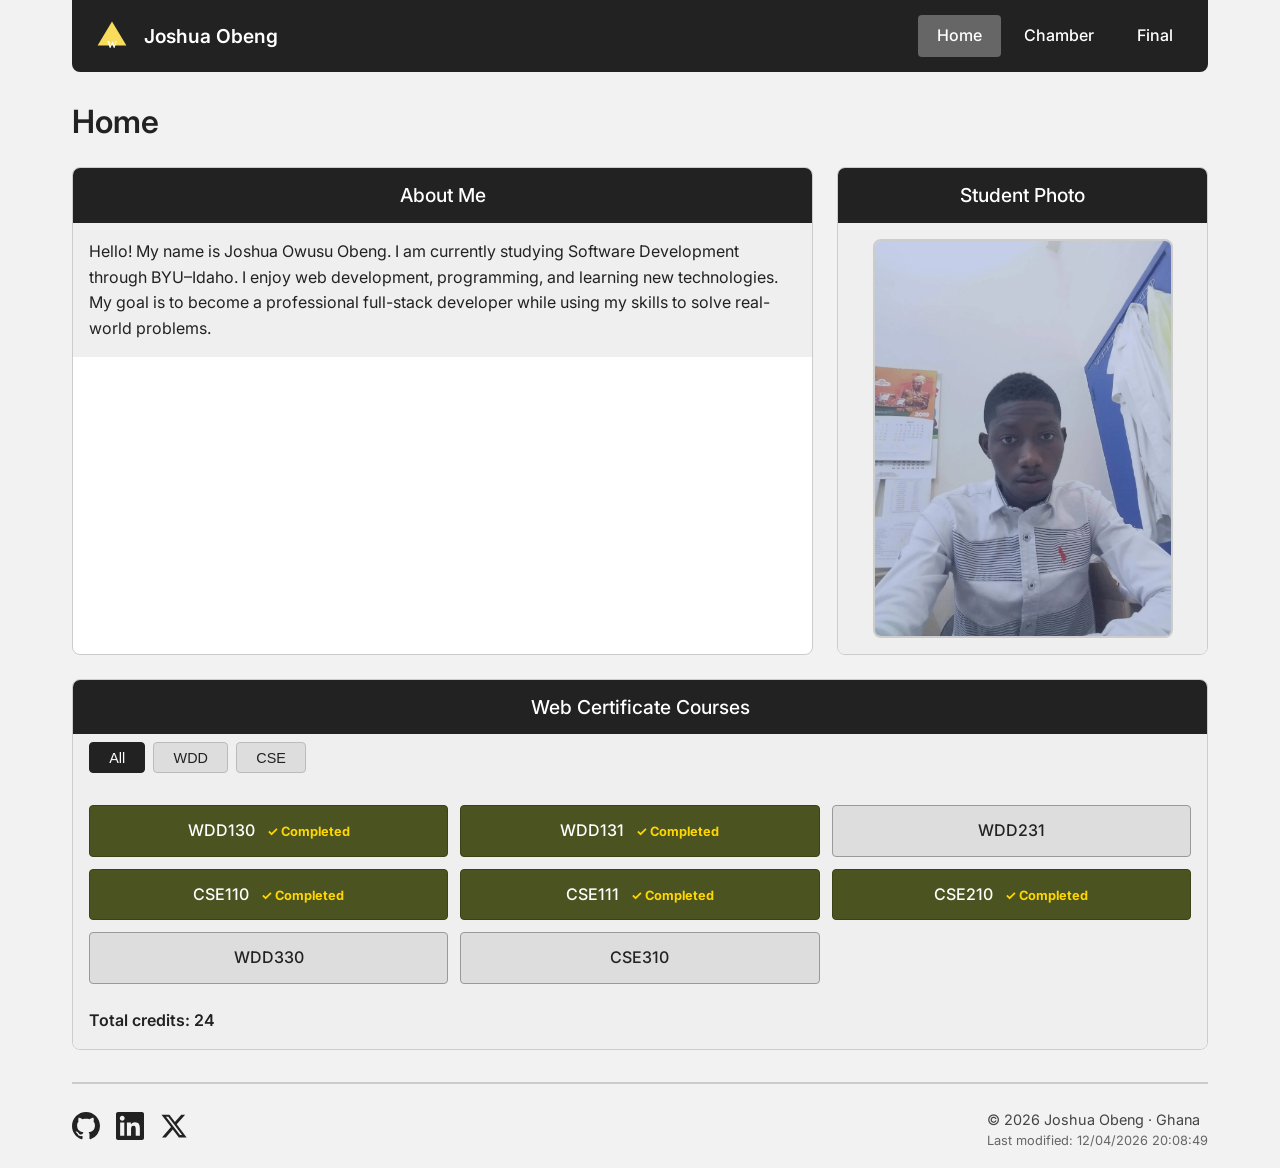
<file: index.html>
<!DOCTYPE html>
<html lang="en">

<head>
    <meta charset="UTF-8">
    <meta name="viewport" content="width=device-width, initial-scale=1.0">
    <title>WDD231 · Course Home</title>
    <meta name="description"
        content="Course home page for WDD 231 showcasing responsive web design, JavaScript course filtering, accessibility, and modern HTML and CSS techniques.">
    <meta name="author" content="Joshua Obeng">
    <meta name="theme-color" content="#222">
    <!-- Favicon removed to fix validation error -->
    <link rel="preconnect" href="https://fonts.googleapis.com">
    <link rel="preconnect" href="https://fonts.gstatic.com" crossorigin>
    <link href="https://fonts.googleapis.com/css2?family=Inter:opsz@14..32&display=swap" rel="stylesheet">
    <link rel="stylesheet" href="styles/small.css">
    <link rel="stylesheet" href="styles/large.css">
    <script src="scripts/navigation.js" defer></script>
    <script src="scripts/date.js" defer></script>
    <script src="scripts/course.js" defer></script>
</head>

<body>
    <header>
        <div class="header-left">
            <img src="images/logo.svg" alt="Site logo" class="logo" width="48" height="48">
            <span class="site-name">Joshua Obeng</span>
        </div>
        <button class="hamburger" id="hamburger" aria-label="Toggle navigation" aria-expanded="false">
            <span class="bar"></span>
            <span class="bar"></span>
            <span class="bar"></span>
        </button>
        <nav id="primary-nav" class="nav-menu" aria-label="Primary Navigation">
            <ul>
                <li><a href="index.html" class="active">Home</a></li>
                <li><a href="chamber/index.html">Chamber</a></li>
                <li><a href="final/index.html">Final</a></li>
            </ul>
        </nav>
    </header>

    <main>
        <h1>Home</h1>

        <!-- Top sections: About Me + Student Photo -->
        <div class="top-sections">
            <!-- About Me -->
            <section class="card">
                <h2>About Me</h2>
                <div class="card-body">
                    <p>Hello! My name is Joshua Owusu Obeng. I am currently studying Software Development through
                        BYU–Idaho. I enjoy web development, programming, and learning new technologies. My goal is to
                        become a professional full-stack developer while using my skills to solve real-world problems.
                    </p>
                </div>
            </section>

            <!-- Student Photo -->
            <section class="card">
                <h2>Student Photo</h2>
                <div class="card-body photo-body">
                    <img src="images/profile.webp" alt="Photo of Joshua Obeng" width="300" height="300" loading="lazy"
                        class="profile-photo">
                </div>
            </section>
        </div>

        <!-- Web Certificate Courses -->
        <section class="card course-section">
            <h2>Web Certificate Courses</h2>
            <div class="filter-buttons">
                <button class="filter-btn active" data-filter="all">All</button>
                <button class="filter-btn" data-filter="WDD">WDD</button>
                <button class="filter-btn" data-filter="CSE">CSE</button>
            </div>
            <div id="course-cards" class="course-grid">
                <!-- rendered by course.js -->
            </div>
            <p class="total-credits" id="total-credits">Total credits: 0</p>
        </section>
    </main>

    <footer>
        <div class="social-links">
            <a href="https://github.com/joshuaobeng" target="_blank" rel="noopener noreferrer" aria-label="GitHub">
                <svg width="28" height="28" viewBox="0 0 24 24" fill="currentColor">
                    <path
                        d="M12 0C5.37 0 0 5.37 0 12c0 5.31 3.435 9.795 8.205 11.385.6.105.825-.255.825-.57 0-.285-.015-1.23-.015-2.235-3.015.555-3.795-.735-4.035-1.41-.135-.345-.72-1.41-1.23-1.695-.42-.225-1.02-.78-.015-.795.945-.015 1.62.87 1.845 1.23 1.08 1.815 2.805 1.305 3.495.99.105-.78.42-1.305.765-1.605-2.67-.3-5.46-1.335-5.46-5.925 0-1.305.465-2.385 1.23-3.225-.12-.3-.54-1.53.12-3.15 0 0 1.005-.315 3.3 1.23.96-.27 1.98-.405 3-.405s2.04.135 3 .405c2.295-1.56 3.3-1.23 3.3-1.23.66 1.62.24 2.85.12 3.15.765.84 1.23 1.905 1.23 3.225 0 4.605-2.805 5.625-5.475 5.925.435.375.81 1.095.81 2.22 0 1.605-.015 2.895-.015 3.3 0 .315.225.69.825.57A12.02 12.02 0 0024 12c0-6.63-5.37-12-12-12z">
                    </path>
                </svg>
            </a>
            <a href="https://www.linkedin.com/in/joshuaobeng" target="_blank" rel="noopener noreferrer"
                aria-label="LinkedIn">
                <svg width="28" height="28" viewBox="0 0 24 24" fill="currentColor">
                    <path
                        d="M20.447 20.452h-3.554v-5.569c0-1.328-.027-3.037-1.852-3.037-1.853 0-2.136 1.445-2.136 2.939v5.667H9.351V9h3.414v1.561h.046c.477-.9 1.637-1.85 3.37-1.85 3.601 0 4.267 2.37 4.267 5.455v6.286zM5.337 7.433c-1.144 0-2.063-.926-2.063-2.065 0-1.138.92-2.063 2.063-2.063 1.14 0 2.064.925 2.064 2.063 0 1.139-.925 2.065-2.064 2.065zm1.782 13.019H3.555V9h3.564v11.452zM22.225 0H1.771C.792 0 0 .774 0 1.729v20.542C0 23.227.792 24 1.771 24h20.451C23.2 24 24 23.227 24 22.271V1.729C24 .774 23.2 0 22.222 0h.003z">
                    </path>
                </svg>
            </a>
            <a href="https://x.com/joshuaobeng" target="_blank" rel="noopener noreferrer" aria-label="X (Twitter)">
                <svg width="28" height="28" viewBox="0 0 24 24" fill="currentColor">
                    <path
                        d="M18.244 2.25h3.308l-7.227 8.26 8.502 11.24H16.17l-5.214-6.817L4.99 21.75H1.68l7.73-8.835L1.254 2.25H8.08l4.713 6.231zm-1.161 17.52h1.833L7.084 4.126H5.117z">
                    </path>
                </svg>
            </a>
        </div>
        <div class="footer-meta">
            <p>&copy; <span id="currentyear"></span> Joshua Obeng · Ghana</p>
            <p id="lastModified"></p>
        </div>
    </footer>
</body>

</html>
</file>
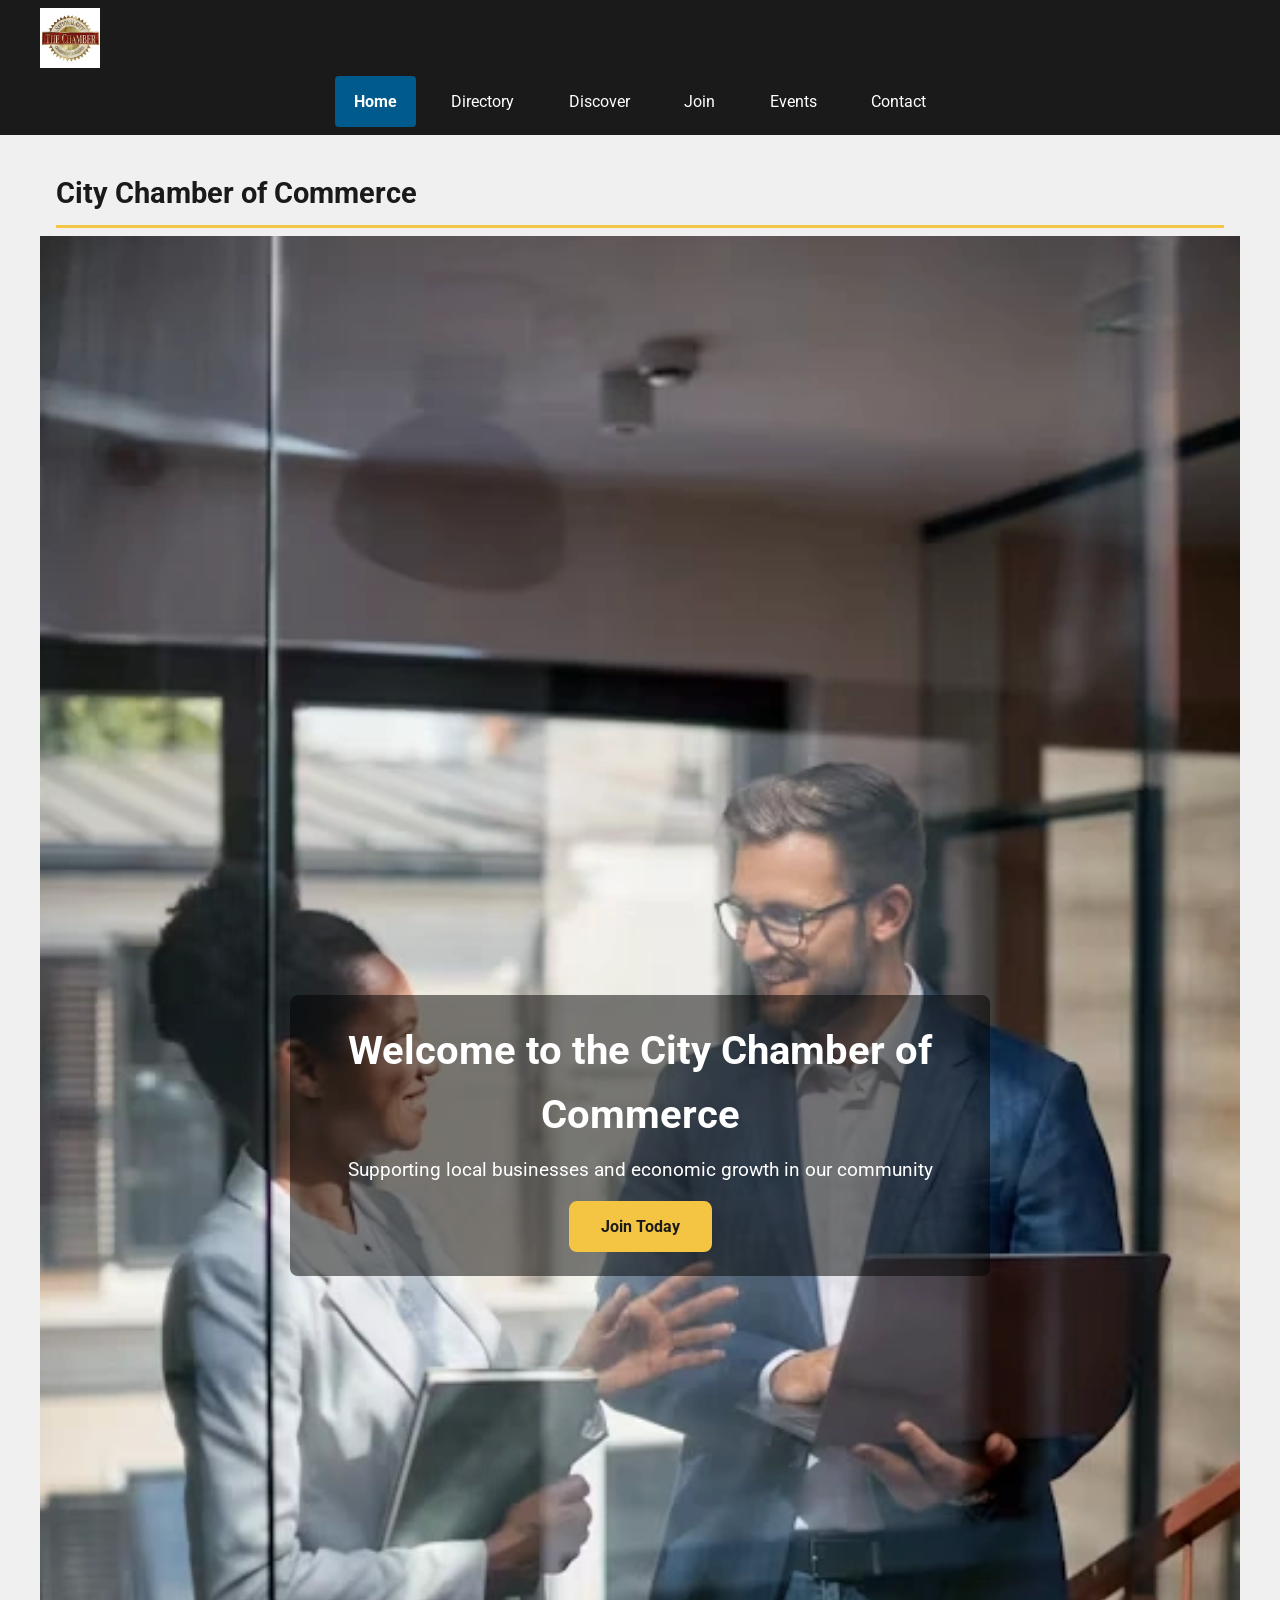
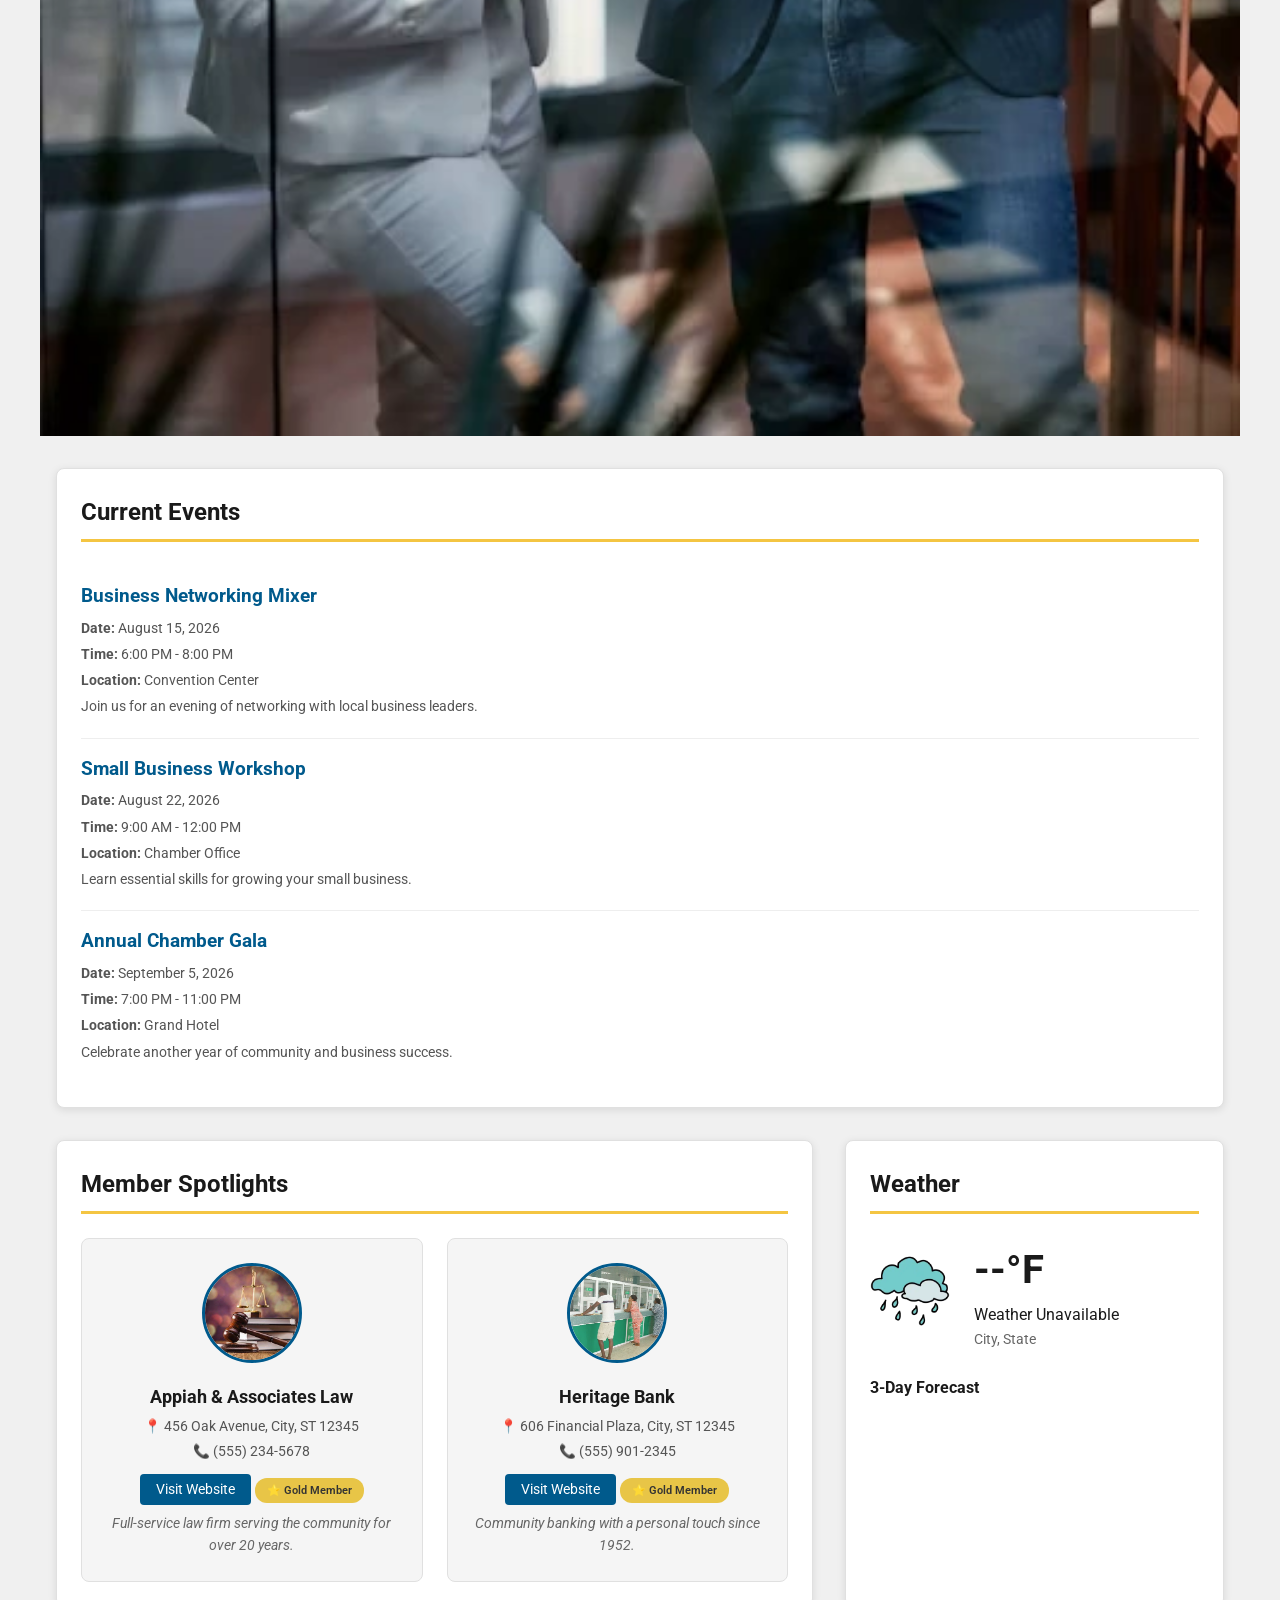
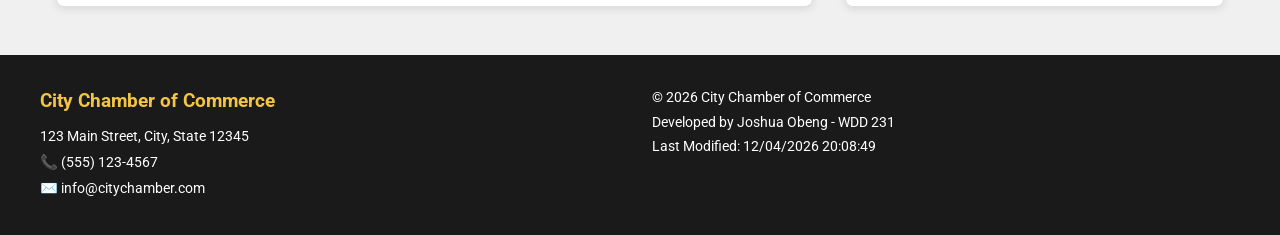
<file: chamber/index.html>
<!DOCTYPE html>
<html lang="en">

<head>
    <meta charset="UTF-8">
    <meta name="viewport" content="width=device-width, initial-scale=1.0">
    <title>City Chamber of Commerce - Home</title>
    <meta name="description"
        content="Welcome to the City Chamber of Commerce - Supporting local businesses and economic growth in our community.">
    <meta name="author" content="Joshua Obeng">

    <!-- Google Fonts -->
    <link rel="preconnect" href="https://fonts.googleapis.com">
    <link rel="preconnect" href="https://fonts.gstatic.com" crossorigin>
    <link href="https://fonts.googleapis.com/css2?family=Roboto:wght@400;700&display=swap" rel="stylesheet">

    <!-- Favicon -->
    <link rel="icon" href="images/favicon.ico" type="image/x-icon">

    <!-- Social Media Meta Tags (Open Graph / Facebook) -->
    <meta property="og:title" content="City Chamber of Commerce - Home">
    <meta property="og:description"
        content="Welcome to the City Chamber of Commerce - Supporting local businesses and economic growth in our community.">
    <meta property="og:image" content="https://obeng-owusu.github.io/wdd231/chamber/images/hero-large.webp">
    <meta property="og:url" content="https://obeng-owusu.github.io/wdd231/chamber/index.html">
    <meta property="og:type" content="website">

    <!-- Twitter Card Meta Tags -->
    <meta name="twitter:card" content="summary_large_image">
    <meta name="twitter:title" content="City Chamber of Commerce - Home">
    <meta name="twitter:description" content="Welcome to the City Chamber of Commerce - Supporting local businesses.">
    <meta name="twitter:image" content="https://obeng-owusu.github.io/wdd231/chamber/images/hero-large.webp">

    <!-- CSS -->
    <link rel="stylesheet" href="styles/normalize.css">
    <link rel="stylesheet" href="styles/small.css">
    <link rel="stylesheet" href="styles/larger.css">

    <!-- JavaScript - in head with defer -->
    <script src="scripts/main.js" defer></script>
    <script src="scripts/index.js" defer></script>
</head>

<body>
    <header>
        <div class="header-content">
            <div class="logo">
                <!-- IMPROVEMENT 2: Logo already has dimensions, ensure image is optimized -->
                <img src="images/logo.webp" alt="Chamber Logo" width="60" height="60">
            </div>
            <!-- IMPROVEMENT 1: Added aria-expanded and aria-controls -->
            <button id="menu-toggle" aria-label="Toggle navigation menu" aria-expanded="false"
                aria-controls="primary-nav">
                ☰
            </button>
        </div>
        <nav>
            <ul id="primary-nav">
                <li><a href="index.html" class="active">Home</a></li>
                <li><a href="directory.html">Directory</a></li>
                <li><a href="discover.html">Discover</a></li>
                <li><a href="join.html">Join</a></li>
                <li><a href="events.html">Events</a></li>
                <li><a href="contact.html">Contact</a></li>
            </ul>
        </nav>
    </header>

    <main>
        <h1>City Chamber of Commerce</h1>

        <!-- ===== HERO SECTION ===== -->
        <section class="hero">
            <picture>
                <source srcset="images/hero-large.webp" media="(min-width: 1024px)">
                <source srcset="images/hero-medium.webp" media="(min-width: 640px)">
                <img src="images/hero-small.webp" alt="City Chamber of Commerce" width="1200" height="600">
            </picture>
            <div class="hero-content">
                <h2>Welcome to the City Chamber of Commerce</h2>
                <p>Supporting local businesses and economic growth in our community</p>
                <a href="join.html" class="cta-button">Join Today</a>
            </div>
        </section>

        <!-- ===== HOME PAGE GRID ===== -->
        <div class="home-grid">

            <!-- ===== CURRENT EVENTS ===== -->
            <section class="events-section card">
                <h2>Current Events</h2>
                <div class="events-content">
                    <div class="event-item">
                        <h3>Business Networking Mixer</h3>
                        <p><strong>Date:</strong> August 15, 2026</p>
                        <p><strong>Time:</strong> 6:00 PM - 8:00 PM</p>
                        <p><strong>Location:</strong> Convention Center</p>
                        <p>Join us for an evening of networking with local business leaders.</p>
                    </div>
                    <div class="event-item">
                        <h3>Small Business Workshop</h3>
                        <p><strong>Date:</strong> August 22, 2026</p>
                        <p><strong>Time:</strong> 9:00 AM - 12:00 PM</p>
                        <p><strong>Location:</strong> Chamber Office</p>
                        <p>Learn essential skills for growing your small business.</p>
                    </div>
                    <div class="event-item">
                        <h3>Annual Chamber Gala</h3>
                        <p><strong>Date:</strong> September 5, 2026</p>
                        <p><strong>Time:</strong> 7:00 PM - 11:00 PM</p>
                        <p><strong>Location:</strong> Grand Hotel</p>
                        <p>Celebrate another year of community and business success.</p>
                    </div>
                </div>
            </section>

            <!-- ===== WEATHER SECTION ===== -->
            <section class="weather-section card">
                <h2>Weather</h2>
                <div class="weather-current">
                    <div class="weather-icon">
                        <img id="weather-icon" src="images/weather-placeholder.webp" alt="Current weather">
                    </div>
                    <div class="weather-info">
                        <p class="temperature" id="current-temp">--°F</p>
                        <p class="description" id="weather-description">Loading...</p>
                        <p class="location" id="weather-location">City, State</p>
                    </div>
                </div>
                <div class="weather-forecast">
                    <h3>3-Day Forecast</h3>
                    <div class="forecast-container" id="forecast-container">
                        <!-- Forecast days will be dynamically inserted -->
                    </div>
                </div>
            </section>

            <!-- ===== SPOTLIGHT SECTION ===== -->
            <section class="spotlight-section card">
                <h2>Member Spotlights</h2>
                <div class="spotlight-container" id="spotlight-container">
                    <!-- Spotlights will be dynamically inserted here -->
                </div>
            </section>

        </div>
    </main>

    <footer>
        <div class="footer-content">
            <div class="contact-info">
                <h3>City Chamber of Commerce</h3>
                <p>123 Main Street, City, State 12345</p>
                <p>📞 (555) 123-4567</p>
                <p>✉️ info@citychamber.com</p>
            </div>
            <div class="developer-info">
                <p>© <span id="year"></span> City Chamber of Commerce</p>
                <p>Developed by Joshua Obeng - WDD 231</p>
                <p>Last Modified: <span id="last-modified"></span></p>
            </div>
        </div>
    </footer>
</body>

</html>
</file>
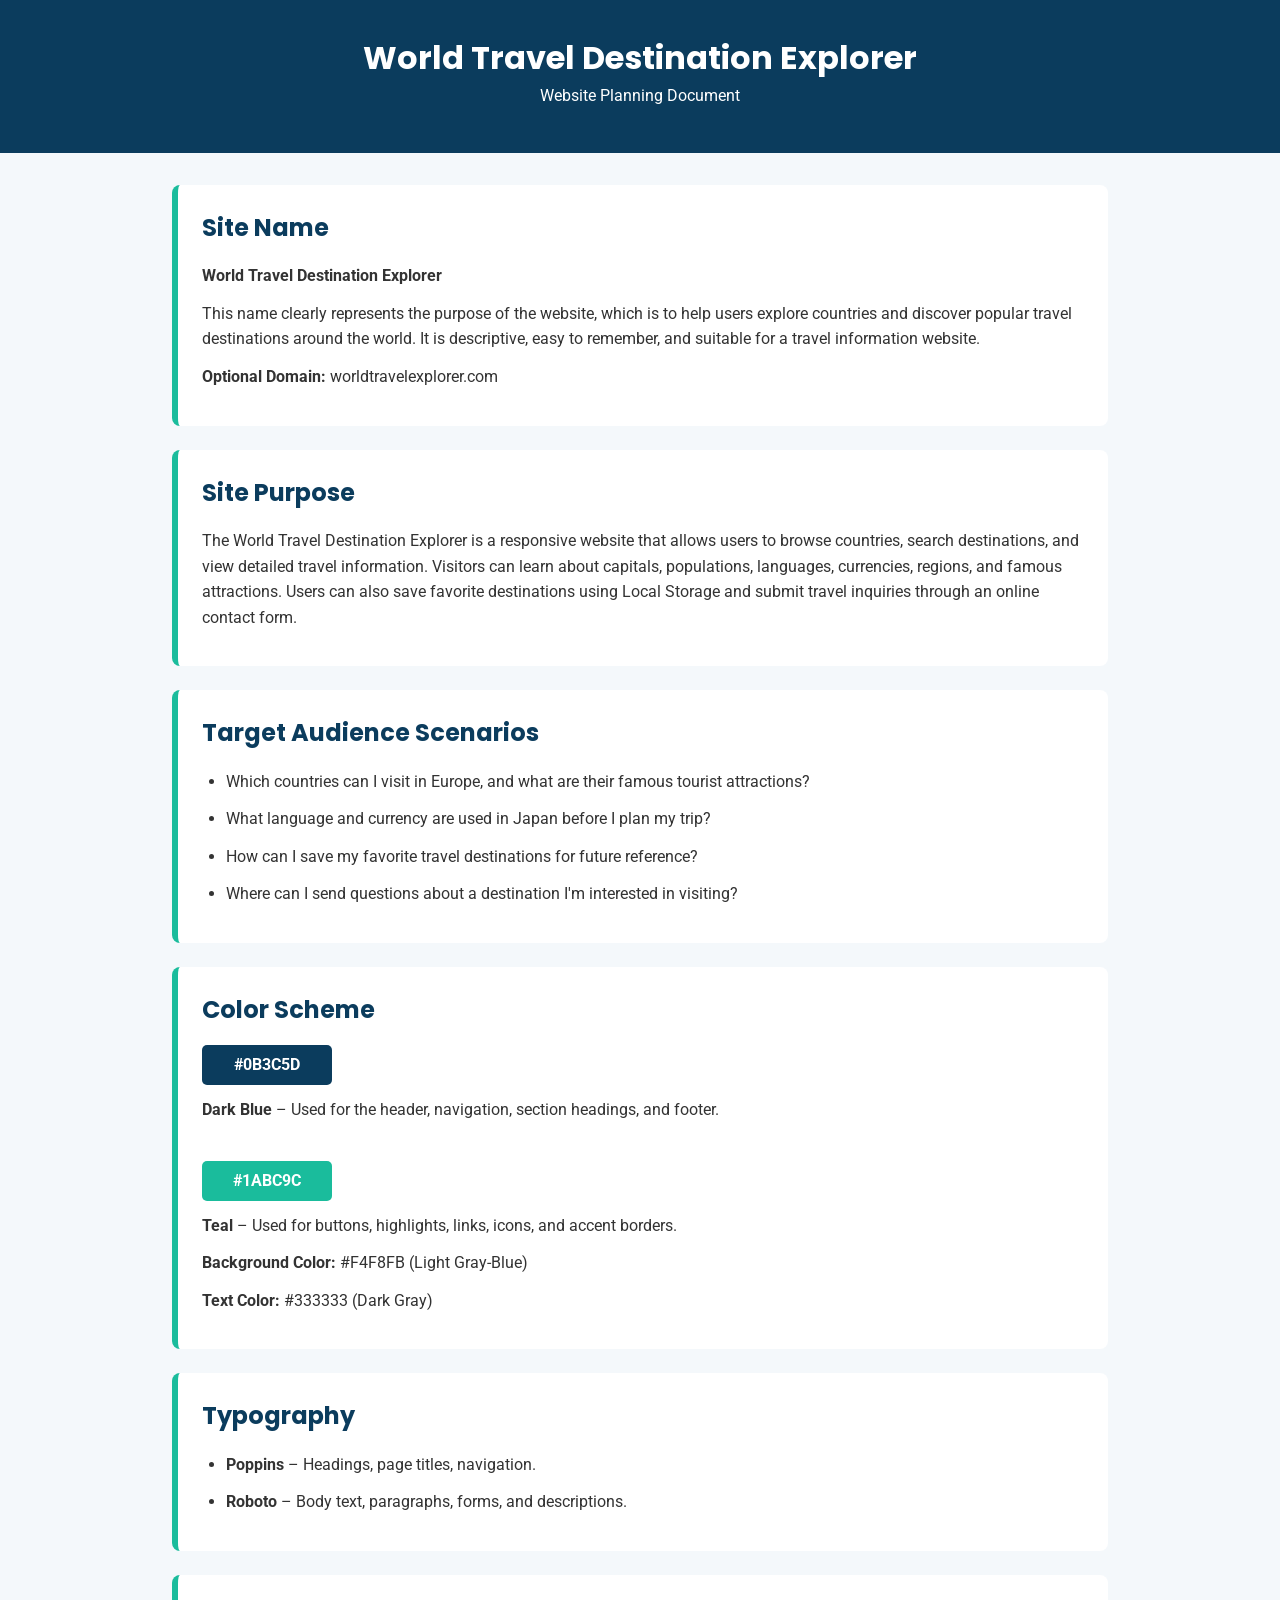
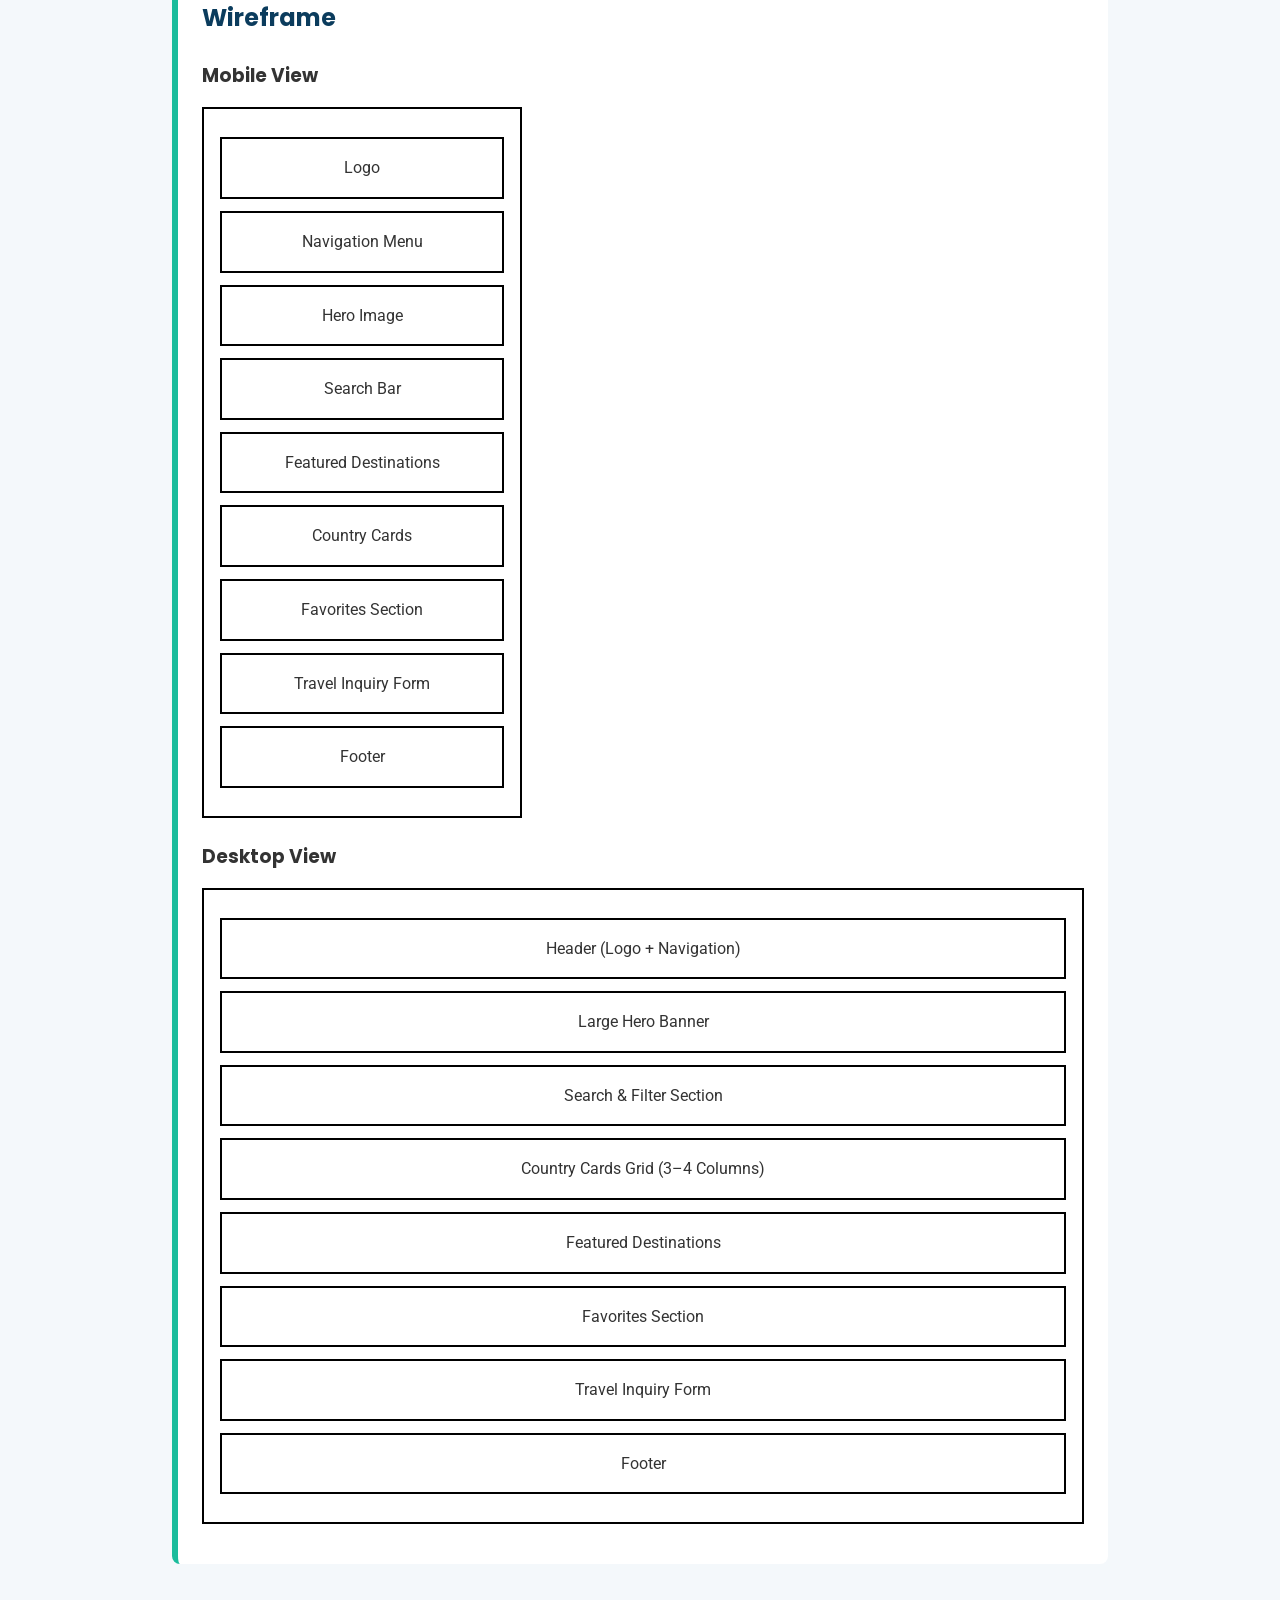
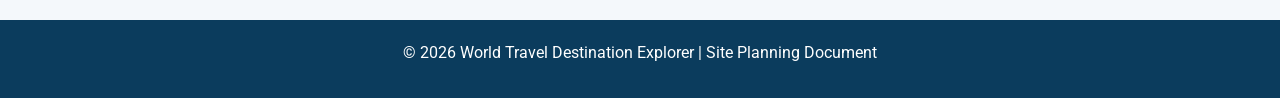
<file: site-plan.html>
<!DOCTYPE html>
<html lang="en">

<head>
    <meta charset="UTF-8">
    <meta name="viewport" content="width=device-width, initial-scale=1.0">
    <meta name="author" content="Joshua Obeng">
    <meta name="description"
        content="World Travel Destination Explorer - A responsive website for browsing countries, discovering traveling destinations, saving favorites and submitting travel inquiries.">
    <title>World Travel Destination Explorer - Site Plan</title>

    <!-- Google Fonts -->
    <link rel="preconnect" href="https://fonts.googleapis.com">
    <link rel="preconnect" href="https://fonts.gstatic.com" crossorigin>
    <link
        href="https://fonts.googleapis.com/css2?family=Poppins:wght@300;500;700&family=Roboto:wght@300;400;500&display=swap"
        rel="stylesheet">

    <!-- External CSS -->
    <link rel="stylesheet" href="site-plan.css">
</head>

<body>

    <header>
        <h1>World Travel Destination Explorer</h1>
        <p>Website Planning Document</p>
    </header>

    <main>

        <section>
            <h2>Site Name</h2>

            <p><strong>World Travel Destination Explorer</strong></p>

            <p>
                This name clearly represents the purpose of the website, which is to
                help users explore countries and discover popular travel destinations
                around the world. It is descriptive, easy to remember, and suitable
                for a travel information website.
            </p>

            <p><strong>Optional Domain:</strong> worldtravelexplorer.com</p>
        </section>

        <section>
            <h2>Site Purpose</h2>

            <p>
                The World Travel Destination Explorer is a responsive website that
                allows users to browse countries, search destinations, and view
                detailed travel information. Visitors can learn about capitals,
                populations, languages, currencies, regions, and famous attractions.
                Users can also save favorite destinations using Local Storage and
                submit travel inquiries through an online contact form.
            </p>
        </section>

        <section>
            <h2>Target Audience Scenarios</h2>

            <ul>
                <li>Which countries can I visit in Europe, and what are their famous tourist attractions?</li>
                <li>What language and currency are used in Japan before I plan my trip?</li>
                <li>How can I save my favorite travel destinations for future reference?</li>
                <li>Where can I send questions about a destination I'm interested in visiting?</li>
            </ul>
        </section>

        <section>
            <h2>Color Scheme</h2>

            <div class="color-box primary">#0B3C5D</div>
            <p><strong>Dark Blue</strong> – Used for the header, navigation, section headings, and footer.</p>

            <br>

            <div class="color-box secondary">#1ABC9C</div>
            <p><strong>Teal</strong> – Used for buttons, highlights, links, icons, and accent borders.</p>

            <p><strong>Background Color:</strong> #F4F8FB (Light Gray-Blue)</p>

            <p><strong>Text Color:</strong> #333333 (Dark Gray)</p>
        </section>

        <section>
            <h2>Typography</h2>

            <ul>
                <li><strong>Poppins</strong> – Headings, page titles, navigation.</li>
                <li><strong>Roboto</strong> – Body text, paragraphs, forms, and descriptions.</li>
            </ul>
        </section>

        <section>
            <h2>Wireframe</h2>

            <h3>Mobile View</h3>

            <div class="wireframe mobile">
                <div class="box">Logo</div>
                <div class="box">Navigation Menu</div>
                <div class="box">Hero Image</div>
                <div class="box">Search Bar</div>
                <div class="box">Featured Destinations</div>
                <div class="box">Country Cards</div>
                <div class="box">Favorites Section</div>
                <div class="box">Travel Inquiry Form</div>
                <div class="box">Footer</div>
            </div>

            <h3>Desktop View</h3>

            <div class="wireframe desktop">
                <div class="box">Header (Logo + Navigation)</div>
                <div class="box">Large Hero Banner</div>
                <div class="box">Search & Filter Section</div>
                <div class="box">Country Cards Grid (3–4 Columns)</div>
                <div class="box">Featured Destinations</div>
                <div class="box">Favorites Section</div>
                <div class="box">Travel Inquiry Form</div>
                <div class="box">Footer</div>
            </div>

        </section>

    </main>

    <footer>
        <p>© 2026 World Travel Destination Explorer | Site Planning Document</p>
    </footer>

</body>

</html>
</file>
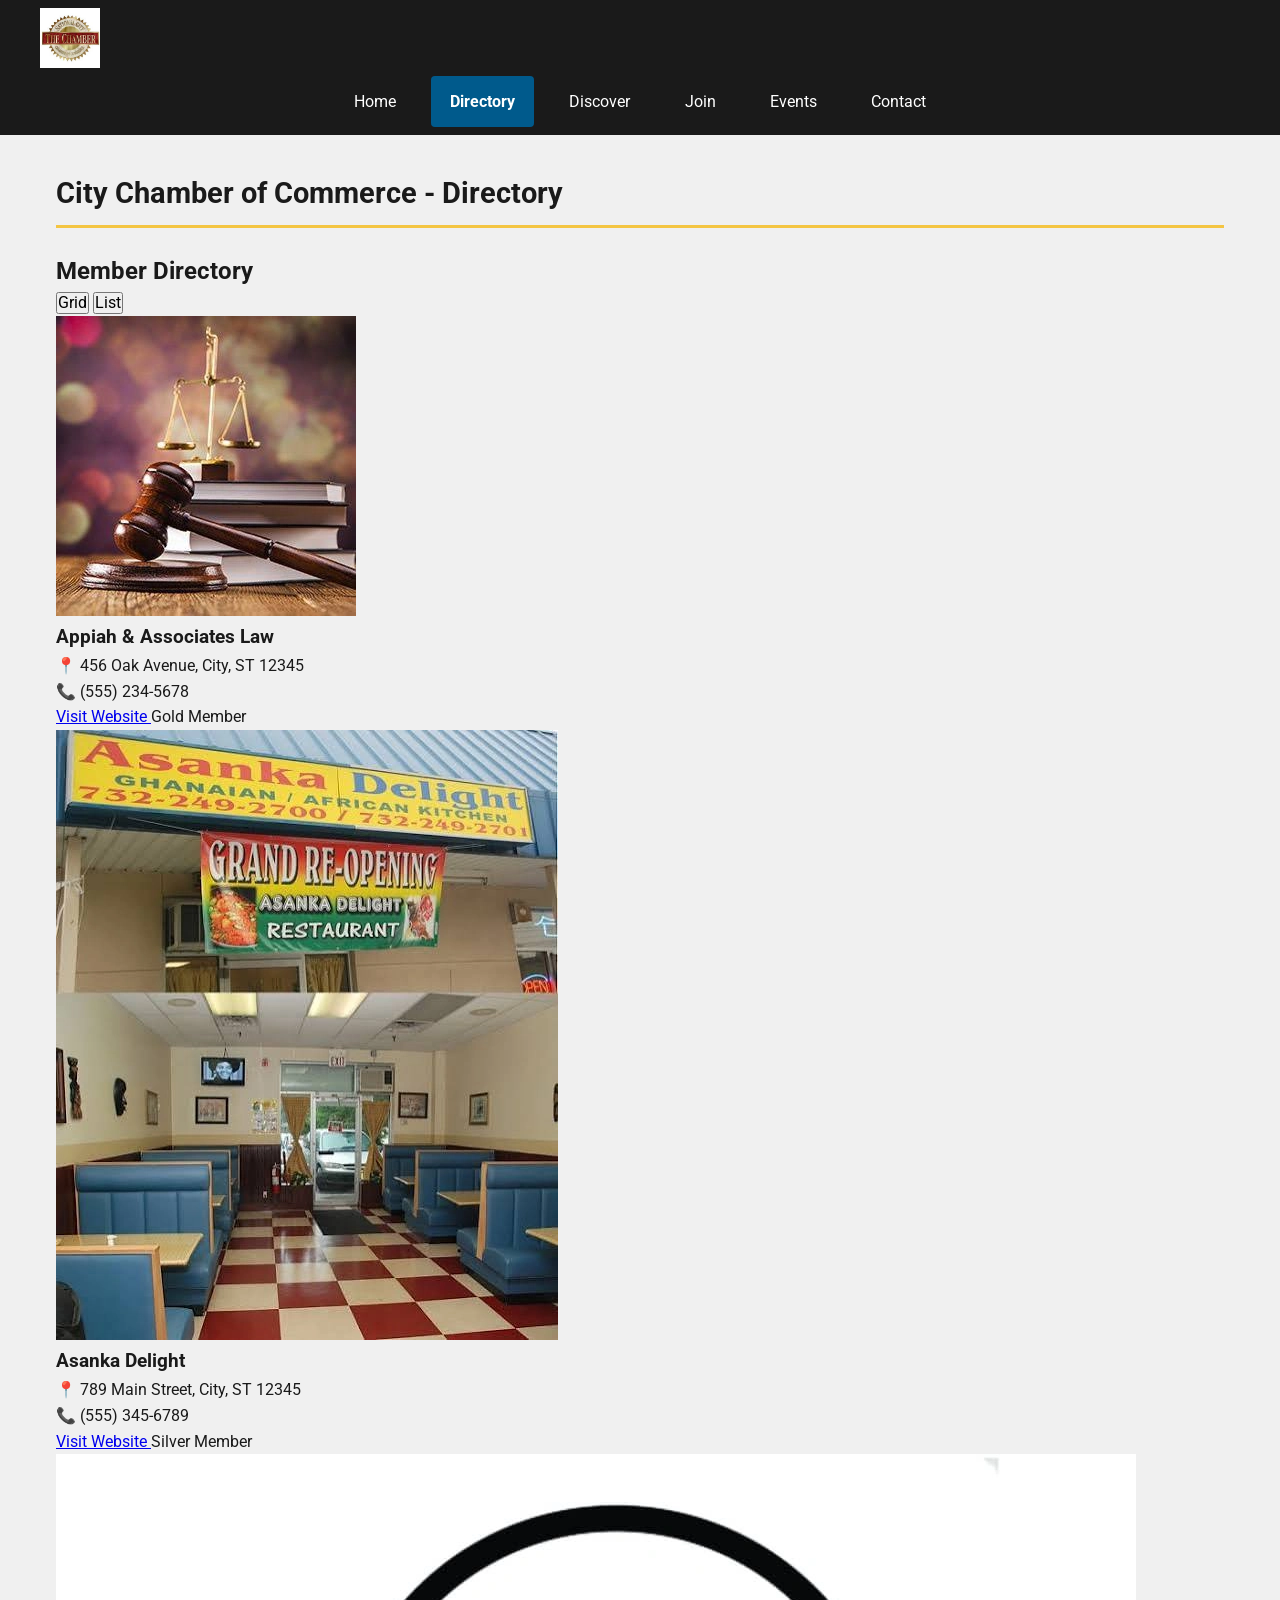
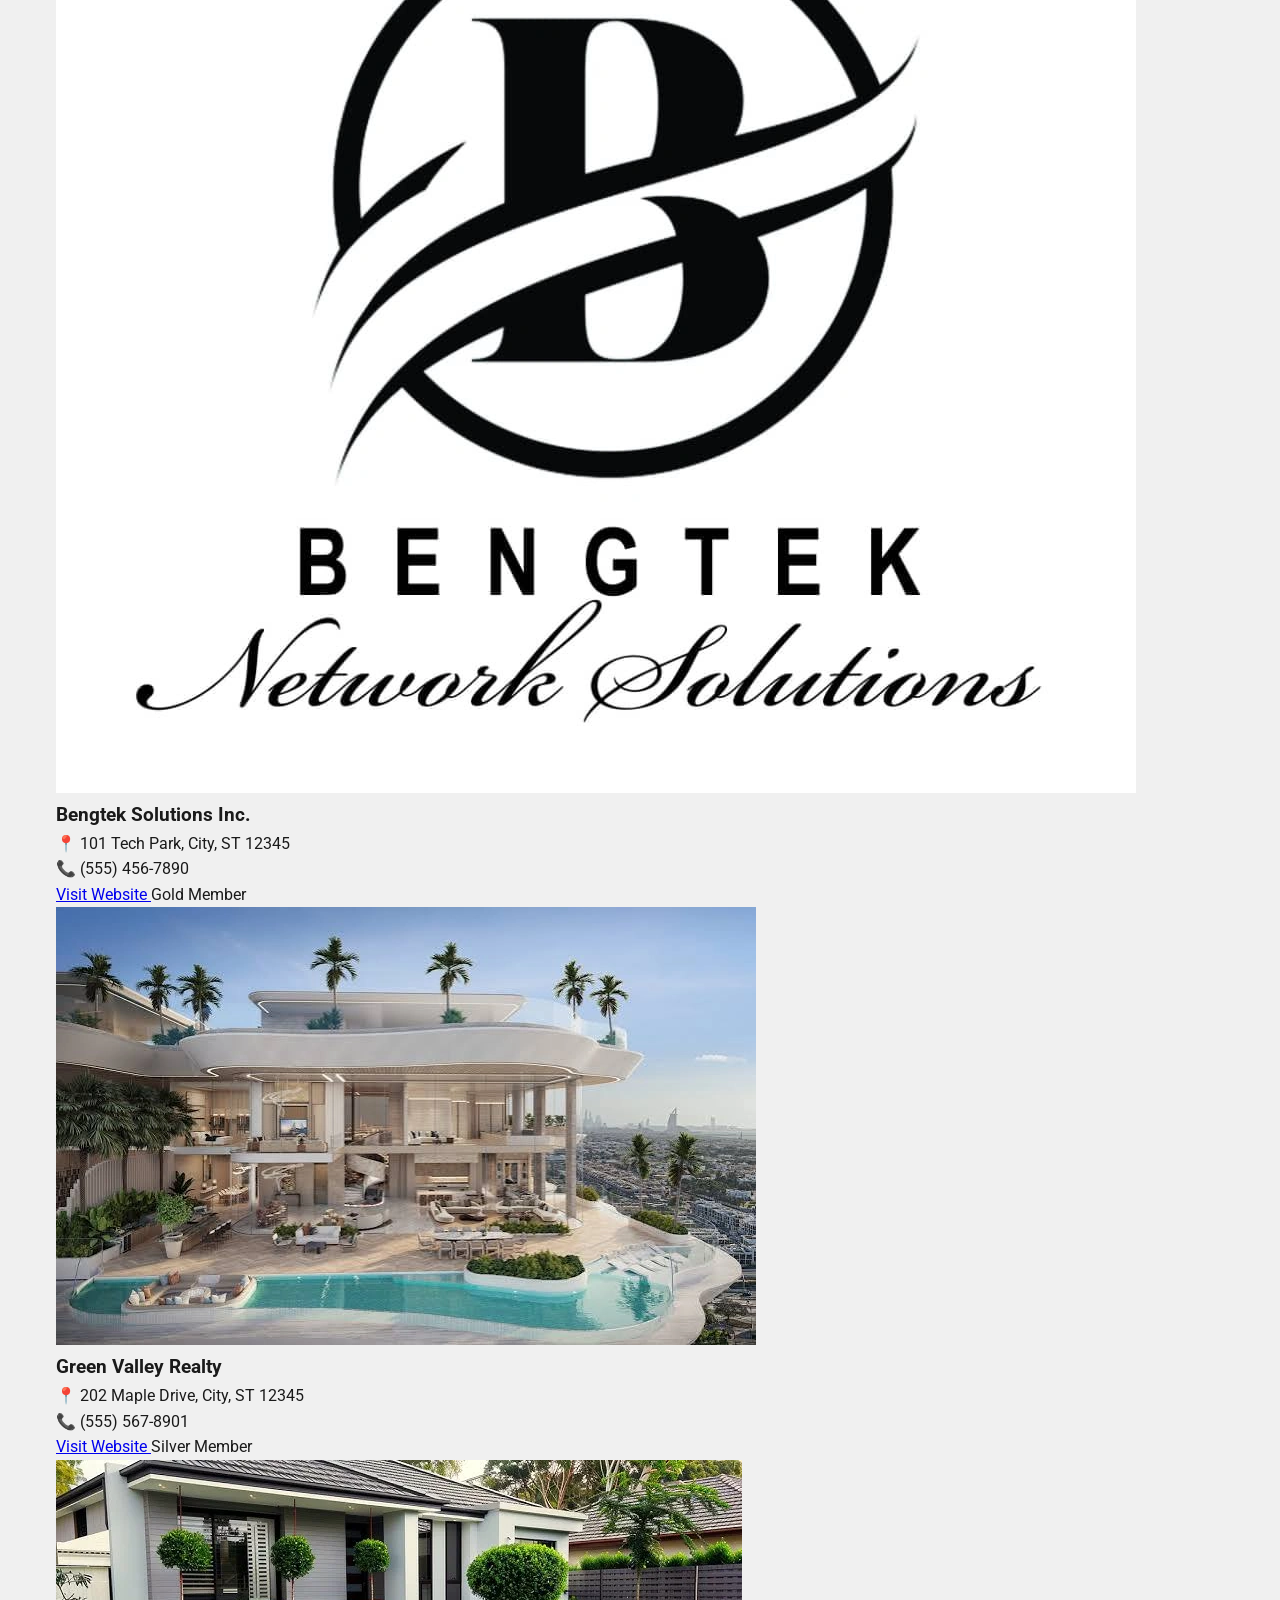
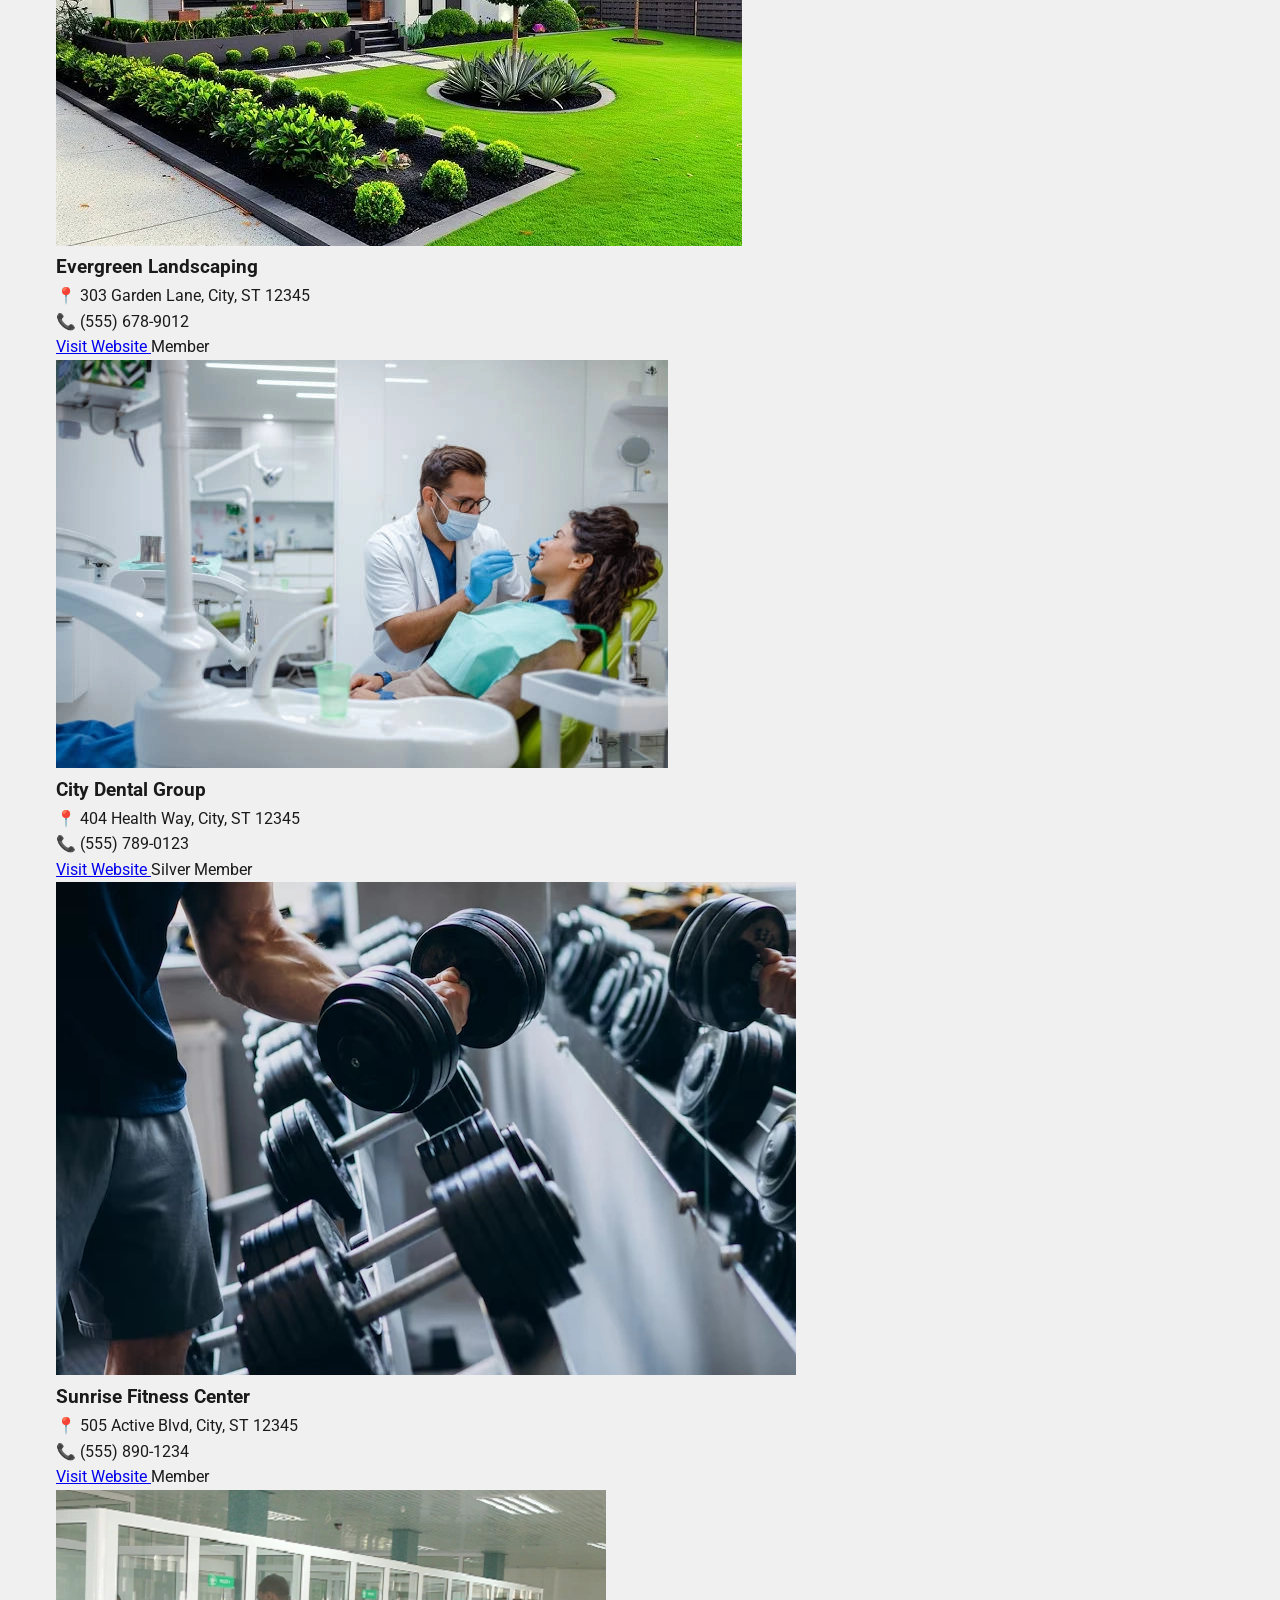
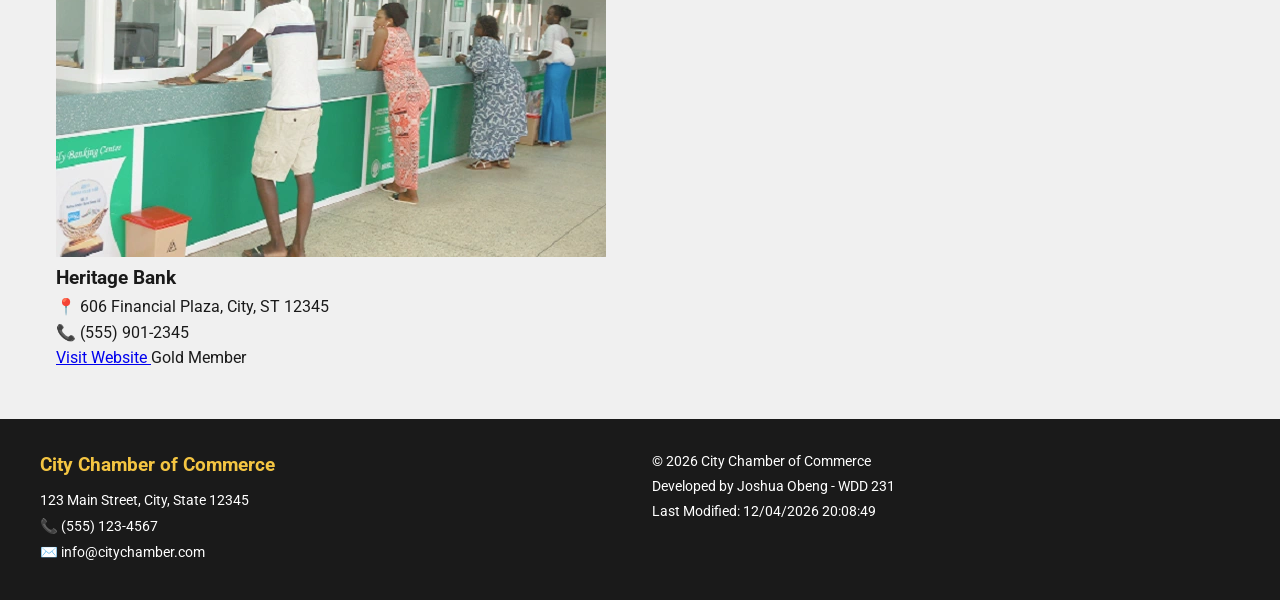
<file: chamber/directory.html>
<!DOCTYPE html>
<html lang="en">

<head>
    <meta charset="UTF-8">
    <meta name="viewport" content="width=device-width, initial-scale=1.0">
    <title>City Chamber of Commerce - Directory</title>
    <meta name="description" content="Directory of member businesses for the City Chamber of Commerce">
    <meta name="author" content="Joshua Owusu Obeng">

    <!-- Google Fonts -->
    <link rel="preconnect" href="https://fonts.googleapis.com">
    <link rel="preconnect" href="https://fonts.gstatic.com" crossorigin>
    <link href="https://fonts.googleapis.com/css2?family=Roboto:wght@400;700&display=swap" rel="stylesheet">

    <!-- Favicon -->
    <link rel="icon" href="images/favicon.ico" type="image/x-icon">

    <!-- Social Media Meta Tags (Open Graph / Facebook) -->
    <meta property="og:title" content="City Chamber of Commerce - Business Directory">
    <meta property="og:description"
        content="Connect with local businesses in our community. Find members, services, and networking opportunities.">
    <meta property="og:image" content="https://obeng-owusu.github.io/wdd231/chamber/images/logo.webp">
    <meta property="og:url" content="https://obeng-owusu.github.io/wdd231/chamber/directory.html">
    <meta property="og:type" content="website">

    <!-- Twitter Card Meta Tags -->
    <meta name="twitter:card" content="summary_large_image">
    <meta name="twitter:title" content="City Chamber of Commerce - Business Directory">
    <meta name="twitter:description" content="Connect with local businesses in our community.">
    <meta name="twitter:image" content="https://obeng-owusu.github.io/wdd231/chamber/images/logo.webp">

    <!-- CSS -->
    <link rel="stylesheet" href="styles/normalize.css">
    <link rel="stylesheet" href="styles/small.css">
    <link rel="stylesheet" href="styles/larger.css">

    <!-- JavaScript - in head with defer -->
    <script src="scripts/directory.js" defer></script>
</head>

<body>
    <header>
        <div class="header-content">
            <div class="logo">
                <img src="images/logo.webp" alt="Chamber Logo" width="60" height="60">
                <!-- h1 moved to main -->
            </div>
            <button id="menu-toggle" aria-label="Toggle navigation menu">☰</button>
        </div>
        <nav>
            <ul id="primary-nav">
                <li><a href="index.html">Home</a></li>
                <li><a href="directory.html" class="active">Directory</a></li>
                <li><a href="#">Discover</a></li>
                <li><a href="#">Join</a></li>
                <li><a href="#">Events</a></li>
                <li><a href="#">Contact</a></li>
            </ul>
        </nav>
    </header>

    <main>
        <h1>City Chamber of Commerce - Directory</h1>

        <section class="page-header">
            <h2>Member Directory</h2>
            <div class="view-controls">
                <button id="grid-view" class="active" aria-label="Grid view">Grid</button>
                <button id="list-view" aria-label="List view">List</button>
            </div>
        </section>

        <div id="members-container" class="grid-view">
            <!-- Members will be dynamically inserted here -->
        </div>
    </main>

    <footer>
        <div class="footer-content">
            <div class="contact-info">
                <h3>City Chamber of Commerce</h3>
                <p>123 Main Street, City, State 12345</p>
                <p>📞 (555) 123-4567</p>
                <p>✉️ info@citychamber.com</p>
            </div>
            <div class="developer-info">
                <p>© <span id="year"></span> City Chamber of Commerce</p>
                <p>Developed by Joshua Obeng - WDD 231</p>
                <p>Last Modified: <span id="last-modified"></span></p>
            </div>
        </div>
    </footer>
</body>

</html>
</file>
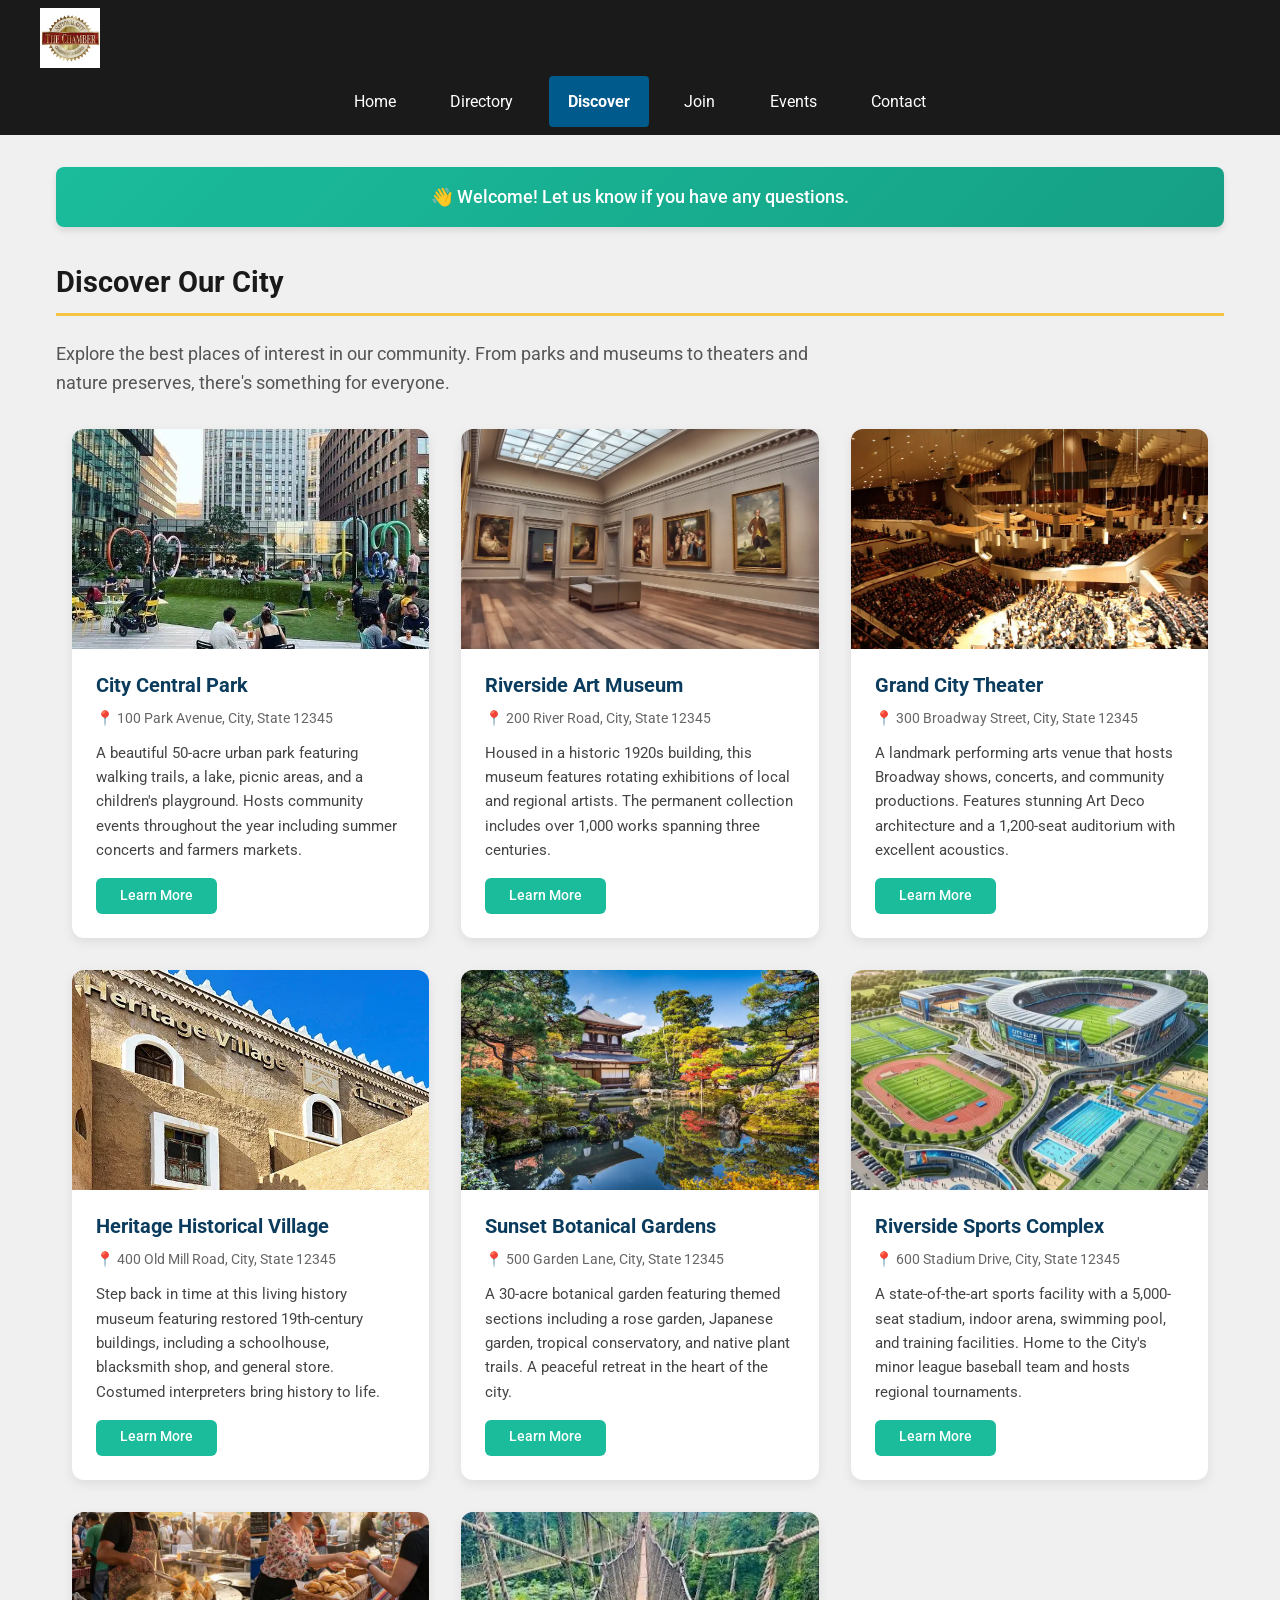
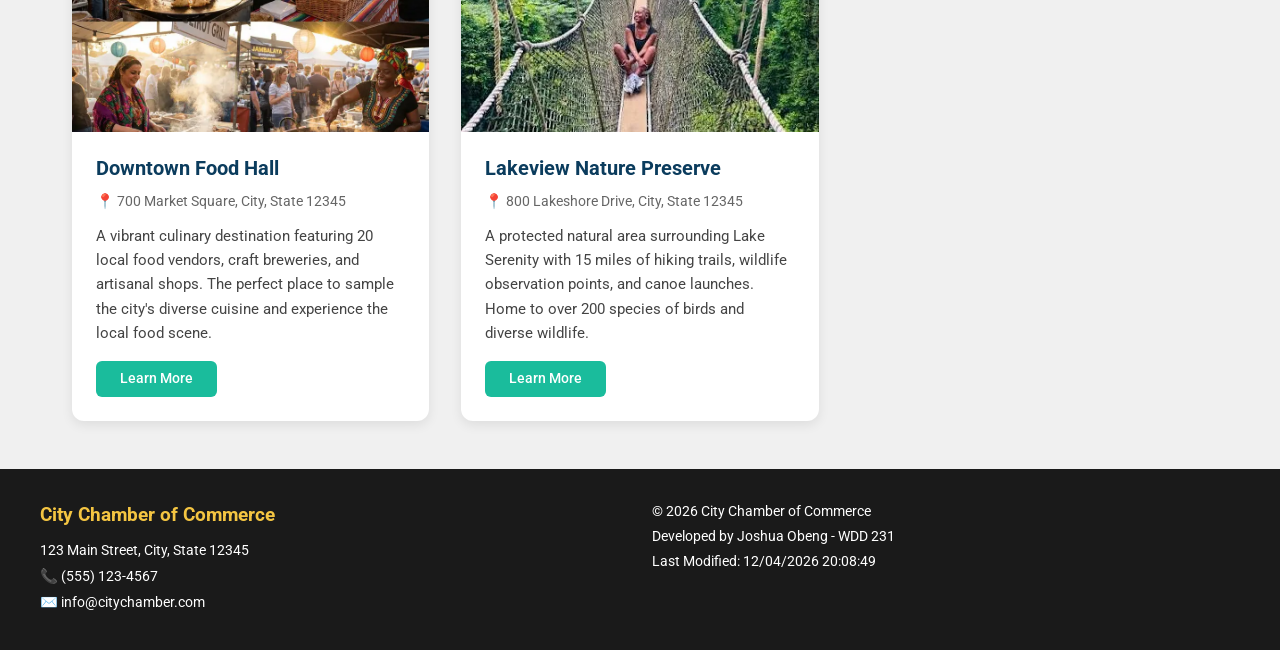
<file: chamber/discover.html>
<!DOCTYPE html>
<html lang="en">

<head>
    <meta charset="UTF-8">
    <meta name="viewport" content="width=device-width, initial-scale=1.0">
    <title>City Chamber of Commerce - Discover</title>
    <meta name="description"
        content="Discover the best places of interest in our city. Explore attractions, parks, museums, and more.">
    <meta name="author" content="Joshua Obeng">

    <!-- Google Fonts -->
    <link rel="preconnect" href="https://fonts.googleapis.com">
    <link rel="preconnect" href="https://fonts.gstatic.com" crossorigin>
    <link href="https://fonts.googleapis.com/css2?family=Roboto:wght@400;700&display=swap" rel="stylesheet">

    <!-- Favicon -->
    <link rel="icon" href="images/favicon.ico" type="image/x-icon">

    <!-- Social Media Meta Tags (Open Graph / Facebook) -->
    <meta property="og:title" content="City Chamber of Commerce - Discover">
    <meta property="og:description"
        content="Discover the best places of interest in our city. Explore attractions, parks, museums, and more.">
    <meta property="og:image" content="https://obeng-owusu.github.io/wdd231/chamber/images/hero-large.webp">
    <meta property="og:url" content="https://obeng-owusu.github.io/wdd231/chamber/discover.html">
    <meta property="og:type" content="website">

    <!-- Twitter Card Meta Tags -->
    <meta name="twitter:card" content="summary_large_image">
    <meta name="twitter:title" content="City Chamber of Commerce - Discover">
    <meta name="twitter:description" content="Discover the best places of interest in our city.">
    <meta name="twitter:image" content="https://obeng-owusu.github.io/wdd231/chamber/images/hero-large.webp">

    <!-- CSS -->
    <link rel="stylesheet" href="styles/normalize.css">
    <link rel="stylesheet" href="styles/small.css">
    <link rel="stylesheet" href="styles/discover.css">
    <link rel="stylesheet" href="styles/larger.css">

    <!-- JavaScript - FIXED: Removed defer from module script -->
    <script src="scripts/main.js" defer></script>
    <script src="scripts/discover.js" type="module"></script>
</head>

<body>
    <header>
        <div class="header-content">
            <div class="logo">
                <!-- IMPROVEMENT 2: Logo already has dimensions, ensure image is optimized -->
                <img src="images/logo.webp" alt="Chamber Logo" width="60" height="60">
            </div>
            <!-- IMPROVEMENT 1: Added aria-expanded and aria-controls -->
            <button id="menu-toggle" aria-label="Toggle navigation menu" aria-expanded="false"
                aria-controls="primary-nav">
                ☰
            </button>
        </div>
        <nav aria-label="Primary Navigation">
            <ul id="primary-nav">
                <li><a href="index.html">Home</a></li>
                <li><a href="directory.html">Directory</a></li>
                <li><a href="discover.html" class="active">Discover</a></li>
                <li><a href="join.html">Join</a></li>
                <li><a href="events.html">Events</a></li>
                <li><a href="contact.html">Contact</a></li>
            </ul>
        </nav>
    </header>

    <main>
        <!-- ===== VISIT MESSAGE ===== -->
        <div id="visit-message" class="visit-message">
            <!-- Dynamic content inserted by JavaScript -->
        </div>

        <h1>Discover Our City</h1>
        <p class="discover-intro">Explore the best places of interest in our community. From parks and museums to
            theaters and nature preserves, there's something for everyone.</p>

        <!-- ===== CARDS GRID ===== -->
        <div id="cards-grid" class="cards-grid">
            <!-- Cards will be dynamically generated by JavaScript -->
        </div>

        <!-- ===== MODAL DIALOG ===== -->
        <dialog id="place-modal" class="place-modal">
            <div class="modal-content">
                <button type="button" class="modal-close" id="modal-close" aria-label="Close modal">&times;</button>
                <!-- FIXED: Added placeholder text to avoid empty heading warning -->
                <h2 id="modal-title">Place Details</h2>
                <address id="modal-address"></address>
                <p id="modal-description"></p>
            </div>
        </dialog>
    </main>

    <footer>
        <div class="footer-content">
            <div class="contact-info">
                <h3>City Chamber of Commerce</h3>
                <p>123 Main Street, City, State 12345</p>
                <p>📞 (555) 123-4567</p>
                <p>✉️ info@citychamber.com</p>
            </div>
            <div class="developer-info">
                <p>© <span id="year"></span> City Chamber of Commerce</p>
                <p>Developed by Joshua Obeng - WDD 231</p>
                <p>Last Modified: <span id="last-modified"></span></p>
            </div>
        </div>
    </footer>
</body>

</html>
</file>
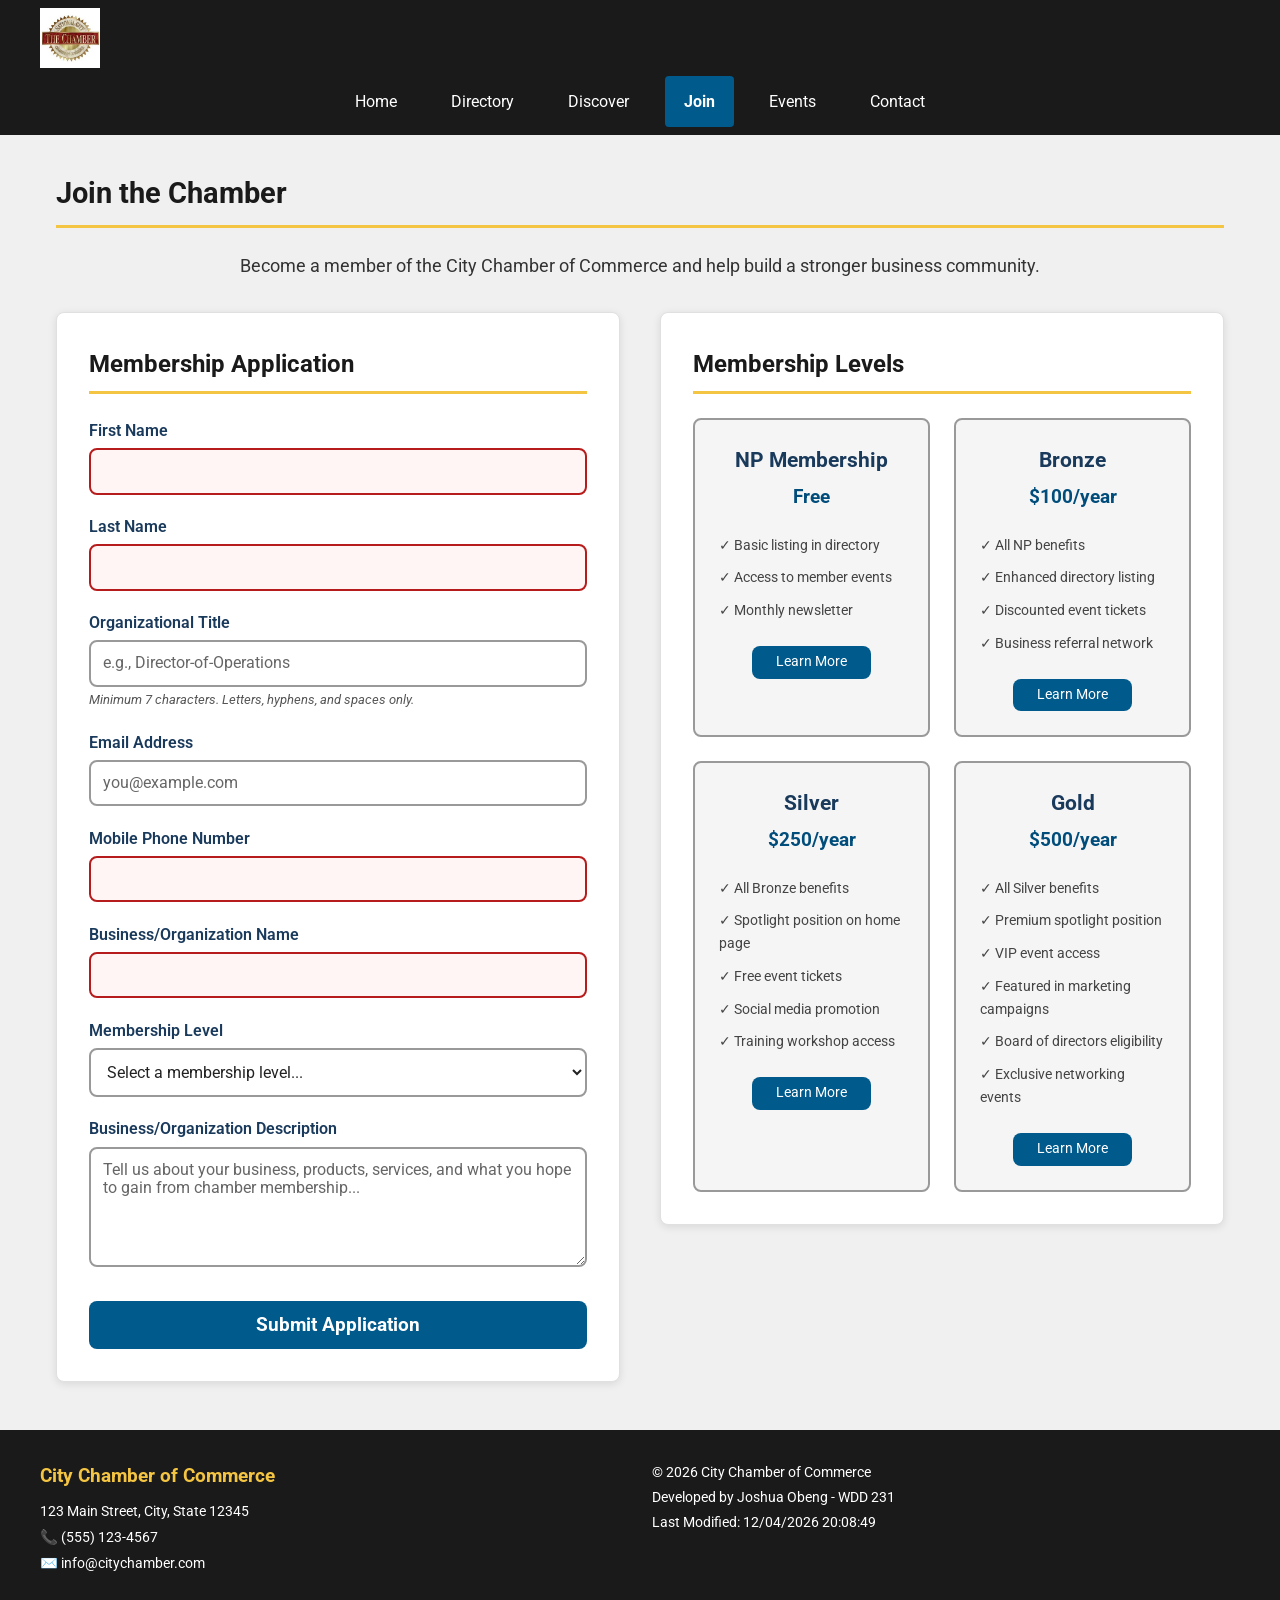
<file: chamber/join.html>
<!DOCTYPE html>
<html lang="en">

<head>
    <meta charset="UTF-8">
    <meta name="viewport" content="width=device-width, initial-scale=1.0">
    <title>City Chamber of Commerce - Join</title>
    <meta name="description"
        content="Apply to join the City Chamber of Commerce and become a member of our business community.">
    <meta name="author" content="Joshua Obeng">

    <!-- Google Fonts -->
    <link rel="preconnect" href="https://fonts.googleapis.com">
    <link rel="preconnect" href="https://fonts.gstatic.com" crossorigin>
    <link href="https://fonts.googleapis.com/css2?family=Roboto:wght@400;700&display=swap" rel="stylesheet">

    <!-- Favicon -->
    <link rel="icon" href="images/favicon.ico" type="image/x-icon">

    <!-- Social Media Meta Tags -->
    <meta property="og:title" content="City Chamber of Commerce - Join">
    <meta property="og:description"
        content="Apply to join the City Chamber of Commerce and become a member of our business community.">
    <meta property="og:image" content="https://obeng-owusu.github.io/wdd231/chamber/images/hero-large.webp">
    <meta property="og:url" content="https://obeng-owusu.github.io/wdd231/chamber/join.html">
    <meta property="og:type" content="website">

    <!-- CSS -->
    <link rel="stylesheet" href="styles/normalize.css">
    <link rel="stylesheet" href="styles/small.css">
    <link rel="stylesheet" href="styles/join.css">
    <link rel="stylesheet" href="styles/larger.css">

    <!-- JavaScript -->
    <script src="scripts/main.js" defer></script>
    <script src="scripts/join.js" defer></script>
</head>

<body>
    <header>
        <div class="header-content">
            <div class="logo">
                <!-- IMPROVEMENT 2: Logo already has dimensions, ensure image is optimized -->
                <img src="images/logo.webp" alt="Chamber Logo" width="60" height="60">
            </div>
            <!-- IMPROVEMENT 1: Added aria-expanded and aria-controls -->
            <button id="menu-toggle" aria-label="Toggle navigation menu" aria-expanded="false"
                aria-controls="primary-nav">
                ☰
            </button>
        </div>
        <nav>
            <ul id="primary-nav">
                <li><a href="index.html">Home</a></li>
                <li><a href="directory.html">Directory</a></li>
                <li><a href="discover.html">Discover</a></li>
                <li><a href="join.html" class="active">Join</a></li>
                <li><a href="events.html">Events</a></li>
                <li><a href="contact.html">Contact</a></li>
            </ul>
        </nav>
    </header>

    <main>
        <h1>Join the Chamber</h1>
        <p class="join-intro">Become a member of the City Chamber of Commerce and help build a stronger business
            community.</p>

        <div class="join-container">
            <!-- ===== MEMBERSHIP FORM ===== -->
            <section class="form-section">
                <h2>Membership Application</h2>
                <form id="membership-form" action="thankyou.html" method="get">
                    <!-- First Name -->
                    <label for="first-name">
                        First Name
                        <input type="text" id="first-name" name="first-name" title="Enter your first name"
                            autocomplete="given-name" required>
                    </label>

                    <!-- Last Name -->
                    <label for="last-name">
                        Last Name
                        <input type="text" id="last-name" name="last-name" title="Enter your last name"
                            autocomplete="family-name" required>
                    </label>

                    <!-- Organizational Title -->
                    <label for="org-title">
                        Organizational Title
                        <input type="text" id="org-title" name="org-title"
                            title="Enter your job title (minimum 7 characters, letters, hyphens, and spaces only)"
                            autocomplete="organization-title" pattern="[A-Za-z\- ]{7,}"
                            placeholder="e.g., Director-of-Operations">
                        <small class="hint">Minimum 7 characters. Letters, hyphens, and spaces only.</small>
                    </label>

                    <!-- Email -->
                    <label for="email">
                        Email Address
                        <input type="email" id="email" name="email" title="Enter your email address"
                            autocomplete="email" placeholder="you@example.com" required>
                    </label>

                    <!-- Mobile Phone -->
                    <label for="phone">
                        Mobile Phone Number
                        <input type="tel" id="phone" name="phone" title="Enter your mobile phone number"
                            autocomplete="tel" required>
                    </label>

                    <!-- Business/Organization Name -->
                    <label for="business-name">
                        Business/Organization Name
                        <input type="text" id="business-name" name="business-name"
                            title="Enter your business or organization name" autocomplete="organization" required>
                    </label>

                    <!-- Membership Level -->
                    <label for="membership-level">
                        Membership Level
                        <select id="membership-level" name="membership-level" required>
                            <option value="">Select a membership level...</option>
                            <option value="np">NP Membership (Non-Profit - Free)</option>
                            <option value="bronze">Bronze Membership</option>
                            <option value="silver">Silver Membership</option>
                            <option value="gold">Gold Membership</option>
                        </select>
                    </label>

                    <!-- Business Description -->
                    <label for="description">
                        Business/Organization Description
                        <textarea id="description" name="description" title="Describe your business or organization"
                            placeholder="Tell us about your business, products, services, and what you hope to gain from chamber membership..."></textarea>
                    </label>

                    <!-- Timestamp (hidden) - Using ISO format -->
                    <input type="hidden" id="timestamp" name="timestamp">

                    <!-- Submit Button -->
                    <input type="submit" value="Submit Application">
                </form>
            </section>

            <!-- ===== MEMBERSHIP LEVEL CARDS ===== -->
            <section class="membership-cards-section">
                <h2>Membership Levels</h2>
                <div class="membership-cards">
                    <!-- NP Card -->
                    <div class="membership-card" id="np-card">
                        <h3>NP Membership</h3>
                        <p class="fee">Free</p>
                        <ul>
                            <li>✓ Basic listing in directory</li>
                            <li>✓ Access to member events</li>
                            <li>✓ Monthly newsletter</li>
                        </ul>
                        <button class="modal-trigger" data-modal="np-modal">Learn More</button>
                    </div>

                    <!-- Bronze Card -->
                    <div class="membership-card" id="bronze-card">
                        <h3>Bronze</h3>
                        <p class="fee">$100/year</p>
                        <ul>
                            <li>✓ All NP benefits</li>
                            <li>✓ Enhanced directory listing</li>
                            <li>✓ Discounted event tickets</li>
                            <li>✓ Business referral network</li>
                        </ul>
                        <button class="modal-trigger" data-modal="bronze-modal">Learn More</button>
                    </div>

                    <!-- Silver Card -->
                    <div class="membership-card" id="silver-card">
                        <h3>Silver</h3>
                        <p class="fee">$250/year</p>
                        <ul>
                            <li>✓ All Bronze benefits</li>
                            <li>✓ Spotlight position on home page</li>
                            <li>✓ Free event tickets</li>
                            <li>✓ Social media promotion</li>
                            <li>✓ Training workshop access</li>
                        </ul>
                        <button class="modal-trigger" data-modal="silver-modal">Learn More</button>
                    </div>

                    <!-- Gold Card -->
                    <div class="membership-card" id="gold-card">
                        <h3>Gold</h3>
                        <p class="fee">$500/year</p>
                        <ul>
                            <li>✓ All Silver benefits</li>
                            <li>✓ Premium spotlight position</li>
                            <li>✓ VIP event access</li>
                            <li>✓ Featured in marketing campaigns</li>
                            <li>✓ Board of directors eligibility</li>
                            <li>✓ Exclusive networking events</li>
                        </ul>
                        <button class="modal-trigger" data-modal="gold-modal">Learn More</button>
                    </div>
                </div>
            </section>
        </div>

        <!-- ===== MODALS ===== -->
        <!-- NP Modal -->
        <dialog class="membership-modal" id="np-modal">
            <div class="modal-content">
                <button class="modal-close" aria-label="Close modal">&times;</button>
                <h2>NP Membership Benefits</h2>
                <p><strong>For Non-Profit Organizations</strong></p>
                <ul>
                    <li>Free membership for qualifying non-profits</li>
                    <li>Basic business listing in our online directory</li>
                    <li>Access to all chamber networking events</li>
                    <li>Monthly member newsletter with updates and opportunities</li>
                    <li>Invitation to annual chamber meetings</li>
                    <li>Access to member-only resources and templates</li>
                </ul>
                <p><em>Join us in building a stronger community!</em></p>
            </div>
        </dialog>

        <!-- Bronze Modal -->
        <dialog class="membership-modal" id="bronze-modal">
            <div class="modal-content">
                <button class="modal-close" aria-label="Close modal">&times;</button>
                <h2>Bronze Membership Benefits</h2>
                <p><strong>$100 per year</strong></p>
                <ul>
                    <li>All NP membership benefits</li>
                    <li>Enhanced directory listing with logo and description</li>
                    <li>Discounted tickets to chamber events and workshops</li>
                    <li>Access to business referral network</li>
                    <li>Member spotlight in monthly newsletter</li>
                    <li>Discount on advertising opportunities</li>
                </ul>
                <p><em>Start building your business presence today!</em></p>
            </div>
        </dialog>

        <!-- Silver Modal -->
        <dialog class="membership-modal" id="silver-modal">
            <div class="modal-content">
                <button class="modal-close" aria-label="Close modal">&times;</button>
                <h2>Silver Membership Benefits</h2>
                <p><strong>$250 per year</strong></p>
                <ul>
                    <li>All Bronze membership benefits</li>
                    <li>Premium spotlight position on the chamber home page</li>
                    <li>Free tickets to all chamber events</li>
                    <li>Social media promotion across all chamber platforms</li>
                    <li>Exclusive training workshops and webinars</li>
                    <li>Priority access to networking events</li>
                    <li>Quarterly business consultation session</li>
                </ul>
                <p><em>Elevate your business to the next level!</em></p>
            </div>
        </dialog>

        <!-- Gold Modal -->
        <dialog class="membership-modal" id="gold-modal">
            <div class="modal-content">
                <button class="modal-close" aria-label="Close modal">&times;</button>
                <h2>Gold Membership Benefits</h2>
                <p><strong>$500 per year</strong></p>
                <ul>
                    <li>All Silver membership benefits</li>
                    <li>Premium spotlight position with maximum visibility</li>
                    <li>VIP access to all chamber events and galas</li>
                    <li>Featured in chamber marketing and advertising campaigns</li>
                    <li>Eligibility for Board of Directors positions</li>
                    <li>Exclusive CEO/networking roundtable events</li>
                    <li>Complimentary event sponsorship opportunities</li>
                    <li>Direct referral service from chamber staff</li>
                </ul>
                <p><em>Become a leader in our business community!</em></p>
            </div>
        </dialog>
    </main>

    <footer>
        <div class="footer-content">
            <div class="contact-info">
                <h3>City Chamber of Commerce</h3>
                <p>123 Main Street, City, State 12345</p>
                <p>📞 (555) 123-4567</p>
                <p>✉️ info@citychamber.com</p>
            </div>
            <div class="developer-info">
                <p>© <span id="year"></span> City Chamber of Commerce</p>
                <p>Developed by Joshua Obeng - WDD 231</p>
                <p>Last Modified: <span id="last-modified"></span></p>
            </div>
        </div>
    </footer>
</body>

</html>
</file>
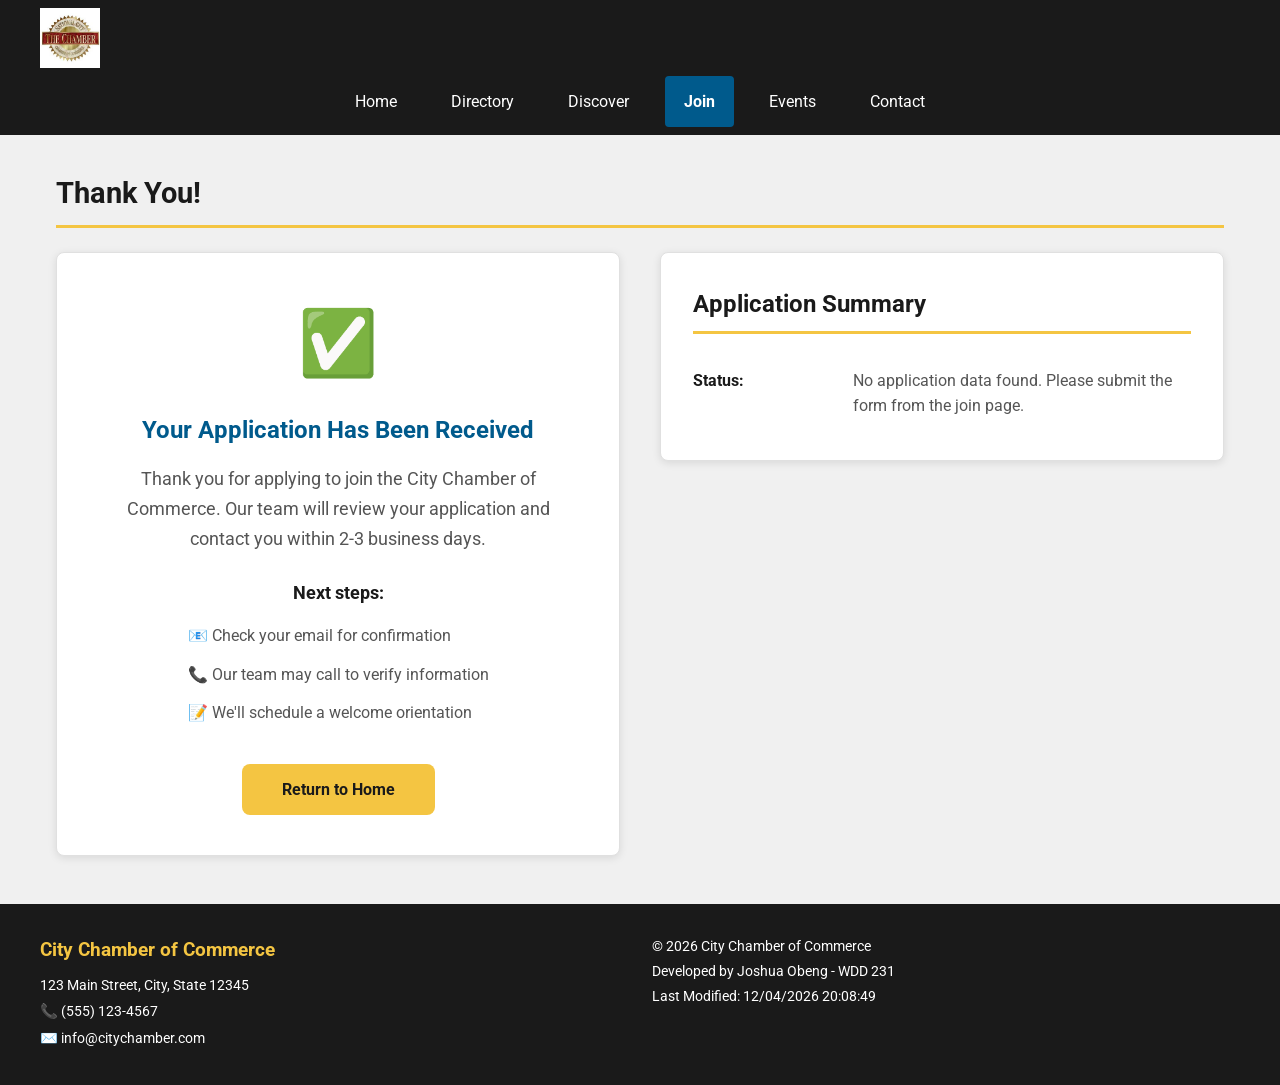
<file: chamber/thankyou.html>
<!DOCTYPE html>
<html lang="en">

<head>
    <meta charset="UTF-8">
    <meta name="viewport" content="width=device-width, initial-scale=1.0">
    <title>City Chamber of Commerce - Thank You</title>
    <meta name="description" content="Thank you for applying to join the City Chamber of Commerce.">
    <meta name="author" content="Joshua Obeng">

    <!-- Google Fonts -->
    <link rel="preconnect" href="https://fonts.googleapis.com">
    <link rel="preconnect" href="https://fonts.gstatic.com" crossorigin>
    <link href="https://fonts.googleapis.com/css2?family=Roboto:wght@400;700&display=swap" rel="stylesheet">

    <!-- Favicon -->
    <link rel="icon" href="images/favicon.ico" type="image/x-icon">

    <!-- CSS -->
    <link rel="stylesheet" href="styles/normalize.css">
    <link rel="stylesheet" href="styles/small.css">
    <link rel="stylesheet" href="styles/thankyou.css">
    <link rel="stylesheet" href="styles/larger.css">

    <!-- JavaScript -->
    <script src="scripts/main.js" defer></script>
    <script src="scripts/thankyou.js" defer></script>
</head>

<body>
    <header>
        <div class="header-content">
            <div class="logo">
                <!-- IMPROVEMENT 2: Logo already has dimensions, ensure image is optimized -->
                <img src="images/logo.webp" alt="Chamber Logo" width="60" height="60">
            </div>
            <!-- IMPROVEMENT 1: Added aria-expanded and aria-controls -->
            <button id="menu-toggle" aria-label="Toggle navigation menu" aria-expanded="false"
                aria-controls="primary-nav">
                ☰
            </button>
        </div>
        <nav>
            <ul id="primary-nav">
                <li><a href="index.html">Home</a></li>
                <li><a href="directory.html">Directory</a></li>
                <li><a href="discover.html">Discover</a></li>
                <li><a href="join.html" class="active">Join</a></li>
                <li><a href="events.html">Events</a></li>
                <li><a href="contact.html">Contact</a></li>
            </ul>
        </nav>
    </header>

    <main>
        <h1>Thank You!</h1>

        <div class="thankyou-container">
            <section class="thankyou-message">
                <div class="thankyou-icon">✅</div>
                <h2>Your Application Has Been Received</h2>
                <p>Thank you for applying to join the City Chamber of Commerce. Our team will review your application
                    and contact you within 2-3 business days.</p>
                <p class="next-steps">Next steps:</p>
                <ul>
                    <li>📧 Check your email for confirmation</li>
                    <li>📞 Our team may call to verify information</li>
                    <li>📝 We'll schedule a welcome orientation</li>
                </ul>
                <a href="index.html" class="cta-button">Return to Home</a>
            </section>

            <section class="application-summary">
                <h2>Application Summary</h2>
                <div class="summary-grid" id="summary-container">
                    <!-- Dynamic content from URL parameters will be inserted here -->
                </div>
            </section>
        </div>
    </main>

    <footer>
        <div class="footer-content">
            <div class="contact-info">
                <h3>City Chamber of Commerce</h3>
                <p>123 Main Street, City, State 12345</p>
                <p>📞 (555) 123-4567</p>
                <p>✉️ info@citychamber.com</p>
            </div>
            <div class="developer-info">
                <p>© <span id="year"></span> City Chamber of Commerce</p>
                <p>Developed by Joshua Obeng - WDD 231</p>
                <p>Last Modified: <span id="last-modified"></span></p>
            </div>
        </div>
    </footer>
</body>

</html>
</file>
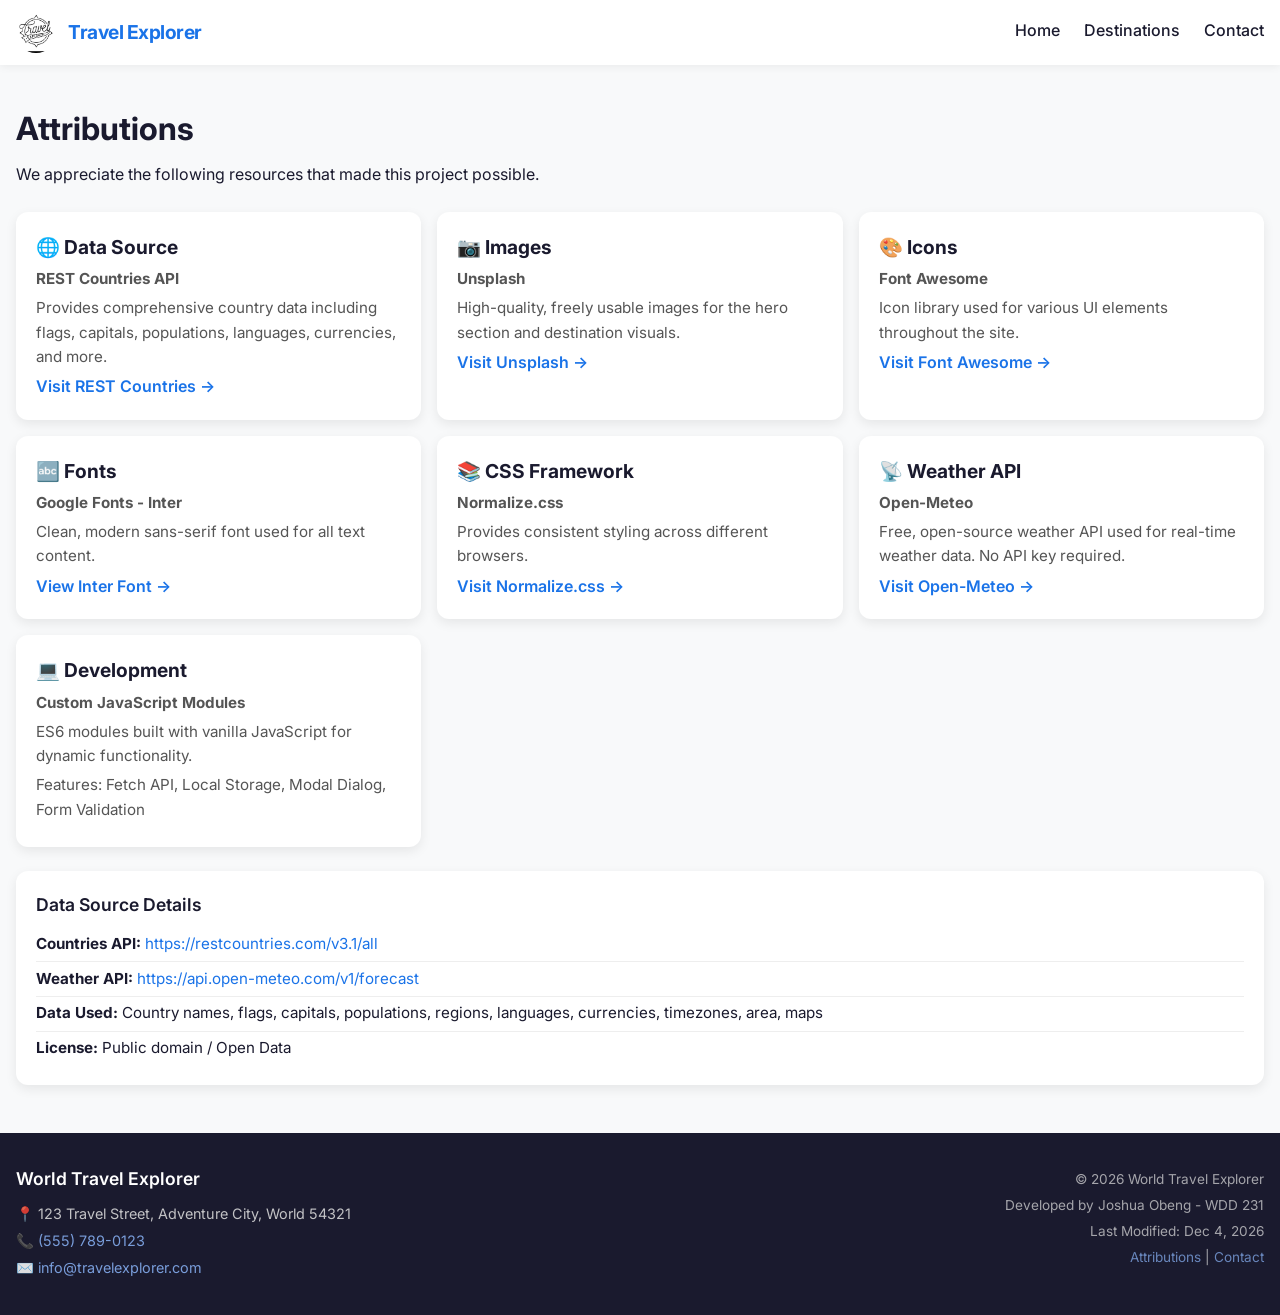
<file: final/attributions.html>
<!DOCTYPE html>
<html lang="en">

<head>
    <meta charset="UTF-8">
    <meta name="viewport" content="width=device-width, initial-scale=1.0">
    <title>Attributions - World Travel Explorer</title>
    <meta name="description"
        content="Explore the resources, APIs, images, fonts, and tools that helped bring World Travel Explorer to life.">
    <meta name="author" content="Joshua Obeng">

    <!-- Open Graph Tags -->
    <meta property="og:title" content="Attributions - World Travel Explorer">
    <meta property="og:description"
        content="Explore the resources, APIs, images, fonts, and tools that helped bring World Travel Explorer to life.">
    <meta property="og:image" content="https://obeng-owusu.github.io/wdd231/final/images/hero.webp">
    <meta property="og:url" content="https://obeng-owusu.github.io/wdd231/final/attributions.html">
    <meta property="og:type" content="website">
    <meta property="og:site_name" content="World Travel Destination Explorer">

    <!-- Twitter Card Tags -->
    <meta name="twitter:card" content="summary_large_image">
    <meta name="twitter:title" content="Attributions - World Travel Explorer">
    <meta name="twitter:description"
        content="Explore the resources, APIs, images, fonts, and tools that helped bring World Travel Explorer to life.">
    <meta name="twitter:image" content="https://obeng-owusu.github.io/wdd231/final/images/hero.webp">

    <link rel="icon" href="favicon.ico" type="image/x-icon">
    <link rel="stylesheet" href="styles/normalize.css">
    <link rel="stylesheet" href="styles/small.css">
    <link rel="stylesheet" href="styles/large.css">
    <link rel="preconnect" href="https://fonts.googleapis.com">
    <link rel="preconnect" href="https://fonts.gstatic.com" crossorigin>
    <link href="https://fonts.googleapis.com/css2?family=Inter:opsz,wght@14..32,400;14..32,600;14..32,700&display=swap"
        rel="stylesheet">
</head>

<body>
    <a href="#main-content" class="skip-link">Skip to Main Content</a>
    <header>
        <div class="logo-container">
            <a href="index.html">
                <img src="images/logo.webp" alt="World Travel Explorer logo" width="48" height="48" loading="eager"
                    decoding="async">
            </a>
            <span class="brand">Travel Explorer</span>
        </div>
        <nav id="main-nav" aria-label="Primary Navigation">
            <button id="hamburger" aria-label="Toggle navigation menu" aria-expanded="false"
                aria-controls="primary-nav">
                ☰
            </button>
            <ul id="primary-nav" class="nav-links">
                <li><a href="index.html">Home</a></li>
                <li><a href="destinations.html">Destinations</a></li>
                <li><a href="contact.html">Contact</a></li>
            </ul>
        </nav>
    </header>

    <main id="main-content">
        <section class="attributions-section">
            <div class="attributions-container">
                <h1>Attributions</h1>
                <p>We appreciate the following resources that made this project possible.</p>

                <div class="attribution-grid">
                    <div class="attribution-card">
                        <h2>🌐 Data Source</h2>
                        <p><strong>REST Countries API</strong></p>
                        <p>Provides comprehensive country data including flags, capitals, populations, languages,
                            currencies, and more.</p>
                        <a href="https://restcountries.com/" target="_blank" rel="noopener">Visit REST Countries →</a>
                    </div>

                    <div class="attribution-card">
                        <h2>📷 Images</h2>
                        <p><strong>Unsplash</strong></p>
                        <p>High-quality, freely usable images for the hero section and destination visuals.</p>
                        <a href="https://unsplash.com/" target="_blank" rel="noopener">Visit Unsplash →</a>
                    </div>

                    <div class="attribution-card">
                        <h2>🎨 Icons</h2>
                        <p><strong>Font Awesome</strong></p>
                        <p>Icon library used for various UI elements throughout the site.</p>
                        <a href="https://fontawesome.com/" target="_blank" rel="noopener">Visit Font Awesome →</a>
                    </div>

                    <div class="attribution-card">
                        <h2>🔤 Fonts</h2>
                        <p><strong>Google Fonts - Inter</strong></p>
                        <p>Clean, modern sans-serif font used for all text content.</p>
                        <a href="https://fonts.google.com/specimen/Inter" target="_blank" rel="noopener">View Inter Font
                            →</a>
                    </div>

                    <div class="attribution-card">
                        <h2>📚 CSS Framework</h2>
                        <p><strong>Normalize.css</strong></p>
                        <p>Provides consistent styling across different browsers.</p>
                        <a href="https://necolas.github.io/normalize.css/" target="_blank" rel="noopener">Visit
                            Normalize.css →</a>
                    </div>

                    <div class="attribution-card">
                        <h2>📡 Weather API</h2>
                        <p><strong>Open-Meteo</strong></p>
                        <p>Free, open-source weather API used for real-time weather data. No API key required.</p>
                        <a href="https://open-meteo.com/" target="_blank" rel="noopener">Visit Open-Meteo →</a>
                    </div>

                    <div class="attribution-card">
                        <h2>💻 Development</h2>
                        <p><strong>Custom JavaScript Modules</strong></p>
                        <p>ES6 modules built with vanilla JavaScript for dynamic functionality.</p>
                        <p>Features: Fetch API, Local Storage, Modal Dialog, Form Validation</p>
                    </div>
                </div>

                <div class="data-source-note">
                    <h3>Data Source Details</h3>
                    <ul>
                        <li><strong>Countries API:</strong> <a href="https://restcountries.com/v3.1/all" target="_blank"
                                rel="noopener">https://restcountries.com/v3.1/all</a></li>
                        <li><strong>Weather API:</strong> <a href="https://api.open-meteo.com/v1/forecast"
                                target="_blank" rel="noopener">https://api.open-meteo.com/v1/forecast</a></li>
                        <li><strong>Data Used:</strong> Country names, flags, capitals, populations, regions, languages,
                            currencies, timezones, area, maps</li>
                        <li><strong>License:</strong> Public domain / Open Data</li>
                    </ul>
                </div>
            </div>
        </section>
    </main>

    <footer>
        <div class="footer-content">
            <div class="contact-info">
                <h3>World Travel Explorer</h3>
                <p>📍 123 Travel Street, Adventure City, World 54321</p>
                <p>📞 <a href="tel:+15557890123">(555) 789-0123</a></p>
                <p>✉️ <a href="mailto:info@travelexplorer.com">info@travelexplorer.com</a></p>
            </div>
            <div class="developer-info">
                <p>© <span id="year"></span> World Travel Explorer</p>
                <p>Developed by Joshua Obeng - WDD 231</p>
                <p>Last Modified: <span id="last-modified"></span></p>
                <p>
                    <a href="attributions.html">Attributions</a> |
                    <a href="contact.html">Contact</a>
                </p>
            </div>
        </div>
    </footer>

    <script src="scripts/main.js" type="module"></script>
</body>

</html>
</file>
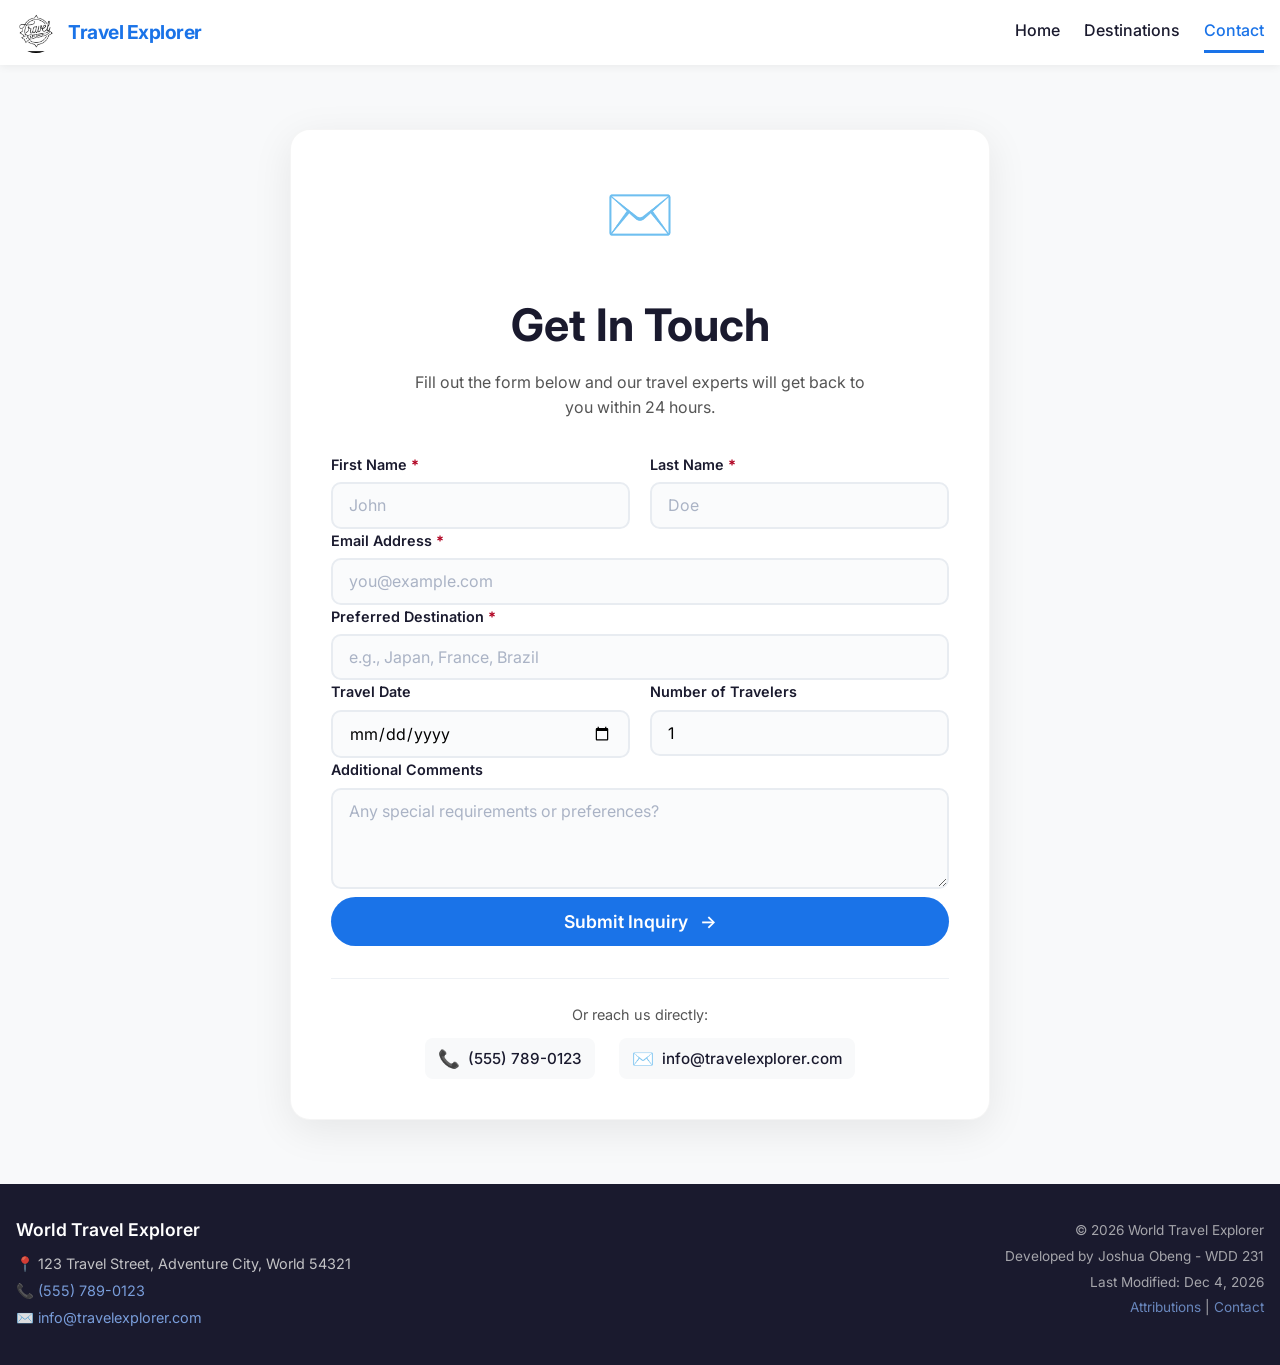
<file: final/contact.html>
<!DOCTYPE html>
<html lang="en">

<head>
    <meta charset="UTF-8">
    <meta name="viewport" content="width=device-width, initial-scale=1.0">
    <title>Contact - World Travel Explorer</title>
    <meta name="description"
        content="Contact World Travel Explorer for travel advice, destination recommendations, and personalized trip planning assistance.">
    <meta name="author" content="Joshua Obeng">

    <!-- Open Graph Tags -->
    <meta property="og:title" content="Contact - World Travel Explorer">
    <meta property="og:description"
        content="Contact World Travel Explorer for expert travel advice, personalized recommendations, and trip planning support.">
    <meta property="og:image" content="https://obeng-owusu.github.io/wdd231/final/images/hero.webp">
    <meta property="og:url" content="https://obeng-owusu.github.io/wdd231/final/contact.html">
    <meta property="og:type" content="website">
    <meta property="og:site_name" content="World Travel Destination Explorer">

    <!-- Twitter Card Tags -->
    <meta name="twitter:card" content="summary_large_image">
    <meta name="twitter:title" content="Contact - World Travel Explorer">
    <meta name="twitter:description"
        content="Contact World Travel Explorer for expert travel advice, personalized recommendations, and trip planning support.">
    <meta name="twitter:image" content="https://obeng-owusu.github.io/wdd231/final/images/hero.webp">

    <link rel="icon" href="favicon.ico" type="image/x-icon">
    <link rel="stylesheet" href="styles/normalize.css">
    <link rel="stylesheet" href="styles/small.css">
    <link rel="stylesheet" href="styles/large.css">
    <link rel="preconnect" href="https://fonts.googleapis.com">
    <link rel="preconnect" href="https://fonts.gstatic.com" crossorigin>
    <link href="https://fonts.googleapis.com/css2?family=Inter:opsz,wght@14..32,400;14..32,600;14..32,700&display=swap"
        rel="stylesheet">
</head>

<body>
    <a href="#main-content" class="skip-link">Skip to Main Content</a>
    <header>
        <div class="logo-container">
            <a href="index.html">
                <img src="images/logo.webp" alt="World Travel Explorer logo" width="48" height="48" loading="eager"
                    decoding="async">
            </a>
            <span class="brand">Travel Explorer</span>
        </div>
        <nav id="main-nav" aria-label="Primary Navigation">
            <button id="hamburger" aria-label="Toggle navigation menu" aria-expanded="false"
                aria-controls="primary-nav">
                ☰
            </button>
            <ul id="primary-nav" class="nav-links">
                <li><a href="index.html">Home</a></li>
                <li><a href="destinations.html">Destinations</a></li>
                <li><a href="contact.html" class="active" aria-current="page">Contact</a></li>
            </ul>
        </nav>
    </header>

    <main id="main-content" class="contact-main">
        <section class="contact-section">
            <div class="contact-container">
                <div class="contact-header">
                    <div class="contact-icon">✉️</div>
                    <h1>Get In Touch</h1>
                    <p>Fill out the form below and our travel experts will get back to you within 24 hours.</p>
                </div>

                <form id="travel-form" action="thankyou.html" method="get">
                    <div class="form-row">
                        <div class="form-group">
                            <label for="first-name">First Name <span class="required">*</span></label>
                            <input type="text" id="first-name" name="firstName" required aria-required="true"
                                autocomplete="given-name" minlength="2" maxlength="50" pattern="[A-Za-z\s\-]{2,50}"
                                placeholder="John">
                        </div>

                        <div class="form-group">
                            <label for="last-name">Last Name <span class="required">*</span></label>
                            <input type="text" id="last-name" name="lastName" required aria-required="true"
                                autocomplete="family-name" minlength="2" maxlength="50" pattern="[A-Za-z\s\-]{2,50}"
                                placeholder="Doe">
                        </div>
                    </div>

                    <div class="form-group">
                        <label for="email">Email Address <span class="required">*</span></label>
                        <input type="email" id="email" name="email" required aria-required="true" autocomplete="email"
                            placeholder="you@example.com">
                    </div>

                    <div class="form-group">
                        <label for="destination">Preferred Destination <span class="required">*</span></label>
                        <input type="text" id="destination" name="destination" required aria-required="true"
                            placeholder="e.g., Japan, France, Brazil" minlength="2" maxlength="100">
                    </div>

                    <div class="form-row">
                        <div class="form-group">
                            <label for="travel-date">Travel Date</label>
                            <input type="date" id="travel-date" name="travelDate">
                        </div>

                        <div class="form-group">
                            <label for="travelers">Number of Travelers</label>
                            <input type="number" id="travelers" name="travelers" min="1" max="20" value="1">
                        </div>
                    </div>

                    <div class="form-group full-width">
                        <label for="comments">Additional Comments</label>
                        <textarea id="comments" name="comments" rows="4" maxlength="500"
                            placeholder="Any special requirements or preferences?"></textarea>
                    </div>

                    <button type="submit" class="cta-button submit-btn">
                        <span>Submit Inquiry</span>
                        <span class="arrow">→</span>
                    </button>
                </form>

                <div class="contact-alternate">
                    <p>Or reach us directly:</p>
                    <div class="contact-links">
                        <a href="tel:+15557890123" class="contact-link">
                            <span class="contact-link-icon">📞</span>
                            (555) 789-0123
                        </a>
                        <a href="mailto:info@travelexplorer.com" class="contact-link">
                            <span class="contact-link-icon">✉️</span>
                            info@travelexplorer.com
                        </a>
                    </div>
                </div>
            </div>
        </section>
    </main>

    <footer>
        <div class="footer-content">
            <div class="contact-info">
                <h3>World Travel Explorer</h3>
                <p>📍 123 Travel Street, Adventure City, World 54321</p>
                <p>📞 <a href="tel:+15557890123">(555) 789-0123</a></p>
                <p>✉️ <a href="mailto:info@travelexplorer.com">info@travelexplorer.com</a></p>
            </div>
            <div class="developer-info">
                <p>© <span id="year"></span> World Travel Explorer</p>
                <p>Developed by Joshua Obeng - WDD 231</p>
                <p>Last Modified: <span id="last-modified"></span></p>
                <p>
                    <a href="attributions.html">Attributions</a> |
                    <a href="contact.html">Contact</a>
                </p>
            </div>
        </div>
    </footer>

    <script src="scripts/main.js" type="module"></script>
</body>

</html>
</file>
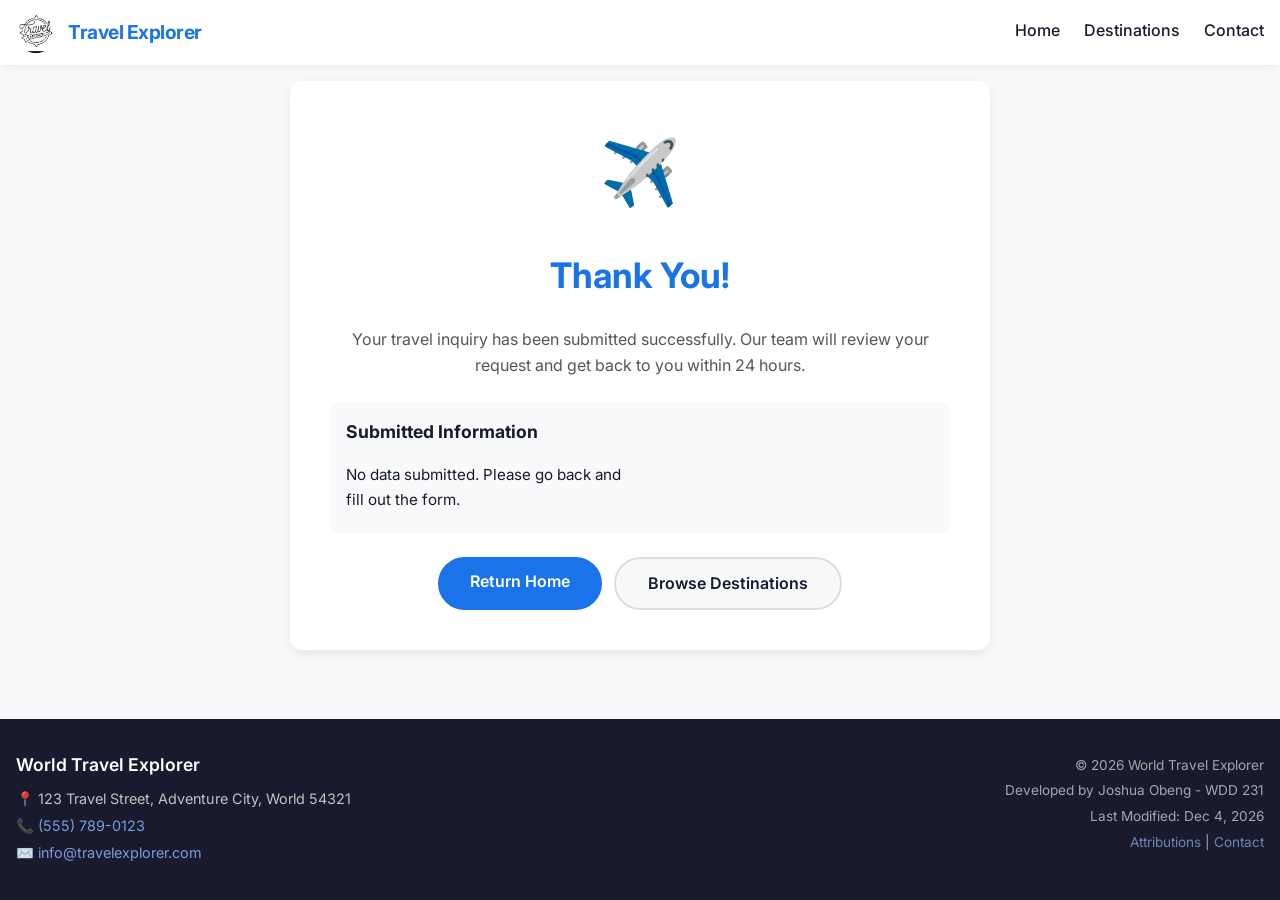
<file: final/thankyou.html>
<!DOCTYPE html>
<html lang="en">

<head>
    <meta charset="UTF-8">
    <meta name="viewport" content="width=device-width, initial-scale=1.0">
    <title>Thank You - World Travel Explorer</title>
    <meta name="description" content="Thank you for your travel inquiry.">
    <meta name="author" content="Joshua Obeng">

    <!-- Open Graph Tags -->
    <meta property="og:title" content="Thank You - World Travel Explorer">
    <meta property="og:description" content="Your travel inquiry has been received.">
    <meta property="og:image" content="https://obeng-owusu.github.io/wdd231/final/images/hero.webp">
    <meta property="og:url" content="https://obeng-owusu.github.io/wdd231/final/thankyou.html">
    <meta property="og:type" content="website">
    <meta property="og:site_name" content="World Travel Destination Explorer">

    <!-- Twitter Card Tags -->
    <meta name="twitter:card" content="summary_large_image">
    <meta name="twitter:title" content="Thank You - World Travel Explorer">
    <meta name="twitter:description" content="Your travel inquiry has been received.">
    <meta name="twitter:image" content="https://obeng-owusu.github.io/wdd231/final/images/hero.webp">

    <link rel="icon" href="favicon.ico" type="image/x-icon">
    <link rel="stylesheet" href="styles/normalize.css">
    <link rel="stylesheet" href="styles/small.css">
    <link rel="stylesheet" href="styles/large.css">
    <link rel="preconnect" href="https://fonts.googleapis.com">
    <link rel="preconnect" href="https://fonts.gstatic.com" crossorigin>
    <link href="https://fonts.googleapis.com/css2?family=Inter:opsz,wght@14..32,400;14..32,600;14..32,700&display=swap"
        rel="stylesheet">
</head>

<body>
    <a href="#main-content" class="skip-link">Skip to Main Content</a>
    <header>
        <div class="logo-container">
            <a href="index.html">
                <img src="images/logo.webp" alt="World Travel Explorer logo" width="48" height="48" loading="eager"
                    decoding="async">
            </a>
            <span class="brand">Travel Explorer</span>
        </div>
        <nav id="main-nav" aria-label="Primary Navigation">
            <button id="hamburger" aria-label="Toggle navigation menu" aria-expanded="false"
                aria-controls="primary-nav">
                ☰
            </button>
            <ul id="primary-nav" class="nav-links">
                <li><a href="index.html">Home</a></li>
                <li><a href="destinations.html">Destinations</a></li>
                <li><a href="contact.html">Contact</a></li>
            </ul>
        </nav>
    </header>

    <main id="main-content">
        <section class="thankyou-section">
            <div class="thankyou-container">
                <div class="thankyou-icon">✈️</div>
                <h1>Thank You!</h1>
                <p class="thankyou-message">Your travel inquiry has been submitted successfully. Our team will review
                    your request and get back to you within 24 hours.</p>

                <div class="submitted-data">
                    <h2>Submitted Information</h2>
                    <div id="thankyou-data">
                        <!-- Dynamically populated from form data -->
                    </div>
                </div>

                <div class="thankyou-actions">
                    <a href="index.html" class="cta-button">Return Home</a>
                    <a href="destinations.html" class="cta-button secondary">Browse Destinations</a>
                </div>
            </div>
        </section>
    </main>

    <footer>
        <div class="footer-content">
            <div class="contact-info">
                <h3>World Travel Explorer</h3>
                <p>📍 123 Travel Street, Adventure City, World 54321</p>
                <p>📞 <a href="tel:+15557890123">(555) 789-0123</a></p>
                <p>✉️ <a href="mailto:info@travelexplorer.com">info@travelexplorer.com</a></p>
            </div>
            <div class="developer-info">
                <p>© <span id="year"></span> World Travel Explorer</p>
                <p>Developed by Joshua Obeng - WDD 231</p>
                <p>Last Modified: <span id="last-modified"></span></p>
                <p>
                    <a href="attributions.html">Attributions</a> |
                    <a href="contact.html">Contact</a>
                </p>
            </div>
        </div>
    </footer>

    <script src="scripts/main.js" type="module"></script>
</body>

</html>
</file>
<file: styles/small.css>
/* small.css – base styles */
* {
    margin: 0;
    padding: 0;
    box-sizing: border-box;
}

body {
    font-family: 'Inter', sans-serif;
    background: #f2f2f2;
    color: #222;
    line-height: 1.6;
    padding: 0 1rem;
    max-width: 1200px;
    margin: 0 auto;
}

/* ----- HEADER / NAV (dark bar) ----- */
header {
    display: flex;
    justify-content: space-between;
    align-items: center;
    background: #222;
    padding: 0.75rem 1rem;
    border-radius: 0 0 8px 8px;
    flex-wrap: wrap;
    position: relative;
}

.header-left {
    display: flex;
    align-items: center;
    gap: 0.5rem;
}

.logo {
    width: 48px;
    height: 48px;
    flex-shrink: 0;
}

.site-name {
    font-weight: 600;
    font-size: 1.2rem;
    color: #fff;
}

.hamburger {
    display: flex;
    flex-direction: column;
    gap: 5px;
    background: transparent;
    border: none;
    cursor: pointer;
    padding: 0.25rem;
}

.hamburger .bar {
    width: 28px;
    height: 3px;
    background: #fff;
    border-radius: 2px;
    transition: all 0.3s ease;
}

/* hamburger → X */
.hamburger.open .bar:nth-child(1) {
    transform: rotate(45deg) translateY(8px);
}

.hamburger.open .bar:nth-child(2) {
    opacity: 0;
}

.hamburger.open .bar:nth-child(3) {
    transform: rotate(-45deg) translateY(-8px);
}

.nav-menu {
    width: 100%;
    max-height: 0;
    overflow: hidden;
    transition: max-height 0.35s ease;
}

.nav-menu.open {
    max-height: 300px;
}

.nav-menu ul {
    list-style: none;
    display: flex;
    flex-direction: column;
    gap: 0.25rem;
    padding: 0.5rem 0;
    border-top: 1px solid #444;
    margin-top: 0.5rem;
}

.nav-menu a {
    display: block;
    padding: 0.6rem 0.75rem;
    text-decoration: none;
    color: #fff;
    font-weight: 500;
    border-radius: 4px;
    transition: background 0.15s;
}

.nav-menu a:hover,
.nav-menu a:focus {
    background: #444;
}

.nav-menu a.active {
    background: #666;
}

/* ----- MAIN ----- */
main {
    margin: 1.5rem 0 2rem;
}

h1 {
    font-size: 2rem;
    margin-bottom: 1.25rem;
    font-weight: 600;
}

/* cards */
.card {
    border: 1px solid #ccc;
    border-radius: 8px;
    overflow: hidden;
    margin-bottom: 1.25rem;
    background: #fff;
}

.card h2 {
    background: #222;
    color: #fff;
    padding: 0.75rem;
    text-align: center;
    font-weight: 500;
    font-size: 1.2rem;
}

.card-body {
    padding: 1rem;
    background: #efefef;
}

.photo-body {
    display: flex;
    justify-content: center;
    align-items: center;
    padding: 1rem;
}

.profile-photo {
    max-width: 100%;
    height: auto;
    border-radius: 8px;
    border: 2px solid #ccc;
}

/* course section */
.course-section {
    margin-top: 1.5rem;
}

.filter-buttons {
    display: flex;
    flex-wrap: wrap;
    gap: 0.5rem;
    padding: 0.5rem 1rem 1rem;
    background: #efefef;
}

.filter-btn {
    background: #ddd;
    border: 1px solid #bbb;
    padding: 0.4rem 1.2rem;
    border-radius: 4px;
    font-weight: 500;
    font-size: 0.9rem;
    cursor: pointer;
    transition: background 0.15s, color 0.15s;
    color: #222;
}

.filter-btn:hover {
    background: #ccc;
}

.filter-btn.active {
    background: #222;
    color: #fff;
    border-color: #222;
}

/* course grid */
.course-grid {
    display: grid;
    grid-template-columns: 1fr;
    gap: 0.75rem;
    padding: 1rem;
    background: #efefef;
}

.course-item {
    padding: 0.75rem;
    text-align: center;
    border: 1px solid #999;
    border-radius: 4px;
    background: #ddd;
    font-weight: 500;
}

.course-item.completed {
    background: #4b5320;
    color: #fff;
    border-color: #3a4218;
}

.completed-text {
    font-size: 0.8rem;
    font-weight: bold;
    margin-left: 0.5rem;
}

.course-item.completed .completed-text {
    color: #ffd700;
}

.total-credits {
    font-weight: 600;
    padding: 0.5rem 1rem 1rem;
    background: #efefef;
    margin: 0;
}

/* ----- FOOTER ----- */
footer {
    border-top: 2px solid #ccc;
    padding: 1.5rem 0 1rem;
    display: flex;
    flex-direction: column;
    gap: 0.75rem;
}

.social-links {
    display: flex;
    gap: 0.75rem;
}

.social-links a {
    color: #222;
    transition: color 0.15s;
}

.social-links a:hover {
    color: #666;
}

.footer-meta p {
    font-size: 0.9rem;
    color: #444;
}

#lastModified {
    font-size: 0.8rem;
    color: #666;
}

/* utilities */
img,
svg {
    max-width: 100%;
    height: auto;
}
</file>
<file: styles/large.css>
/* large.css – desktop layout */
@media (min-width: 768px) {
    body {
        padding: 0 2rem;
    }

    /* horizontal nav */
    .hamburger {
        display: none;
    }

    .nav-menu {
        max-height: none !important;
        width: auto;
        overflow: visible;
        transition: none;
    }

    .nav-menu ul {
        flex-direction: row;
        border-top: none;
        padding: 0;
        margin: 0;
        gap: 0.25rem;
    }

    .nav-menu a {
        padding: 0.5rem 1.2rem;
        border-radius: 4px;
    }

    /* TOP SECTIONS GRID: About Me (2fr) + Photo (1fr) */
    .top-sections {
        display: grid;
        grid-template-columns: 2fr 1fr;
        gap: 1.5rem;
        margin-bottom: 1.5rem;
    }

    .top-sections .card {
        margin-bottom: 0;
    }

    /* Course section spans full width */
    .course-section {
        margin-top: 0;
    }

    /* course grid: 3 columns */
    .course-grid {
        grid-template-columns: repeat(3, 1fr);
    }

    /* footer: row */
    footer {
        flex-direction: row;
        justify-content: space-between;
        align-items: center;
        flex-wrap: wrap;
    }

    .social-links {
        gap: 1rem;
    }
}
</file>
<file: chamber/styles/small.css>
/* ===== CSS VARIABLES ===== */
:root {
    --primary-color: #1a1a1a;
    --secondary-color: #005a8c;
    --accent-color: #f4c542;
    --light-bg: #f5f5f5;
    --light-text: #ffffff;
    --border-radius: 8px;
    --card-shadow: 0 2px 8px rgba(0, 0, 0, 0.1);
    --transition: 0.3s ease;
}

/* ===== RESET & BASE ===== */
* {
    margin: 0;
    padding: 0;
    box-sizing: border-box;
}

body {
    font-family: 'Roboto', sans-serif;
    background: #f0f0f0;
    color: var(--primary-color);
    line-height: 1.6;
}

main {
    max-width: 1200px;
    margin: 0 auto;
    padding: 1rem;
}

h1 {
    font-size: 1.8rem;
    color: var(--primary-color);
    border-bottom: 3px solid var(--accent-color);
    padding-bottom: 0.5rem;
    margin-bottom: 1.5rem;
}

/* ===== HEADER & NAVIGATION ===== */
header {
    background: var(--primary-color);
    color: var(--light-text);
    padding: 0.5rem 1rem;
}

.header-content {
    display: flex;
    justify-content: space-between;
    align-items: center;
    max-width: 1200px;
    margin: 0 auto;
}

.logo img {
    display: block;
}

/* ===== HAMBURGER MENU - Mobile ===== */
#menu-toggle {
    display: block;
    background: none;
    border: none;
    color: white;
    font-size: 2rem;
    cursor: pointer;
    padding: 0.25rem 0.5rem;
}

#menu-toggle:hover {
    color: var(--accent-color);
}

/* ===== NAVIGATION - Mobile (hidden by default) ===== */
nav {
    display: none;
    max-width: 1200px;
    margin: 0 auto;
}

nav.open {
    display: block;
}

#primary-nav {
    display: flex;
    flex-direction: column;
    list-style: none;
    padding: 0;
    margin: 0.5rem 0 0 0;
}

#primary-nav li {
    border-bottom: 1px solid rgba(255, 255, 255, 0.1);
}

#primary-nav li:last-child {
    border-bottom: none;
}

#primary-nav a {
    display: block;
    padding: 0.8rem 1rem;
    color: var(--light-text);
    text-decoration: none;
    transition: background var(--transition), color var(--transition);
}

#primary-nav a:hover {
    background: var(--secondary-color);
    color: white;
}

/* ===== ACTIVE PAGE STYLING ===== */
#primary-nav a.active {
    background: var(--secondary-color);
    color: white;
    font-weight: 700;
    border-radius: 4px;
}

/* ===== HERO SECTION ===== */
.hero {
    position: relative;
    margin: -1rem -1rem 2rem -1rem;
    overflow: hidden;
}

.hero picture {
    display: block;
    width: 100%;
}

.hero img {
    width: 100%;
    height: auto;
    display: block;
}

.hero-content {
    position: absolute;
    top: 50%;
    left: 50%;
    transform: translate(-50%, -50%);
    text-align: center;
    color: white;
    padding: 1.5rem;
    background: rgba(0, 0, 0, 0.5);
    border-radius: var(--border-radius);
    width: 90%;
    max-width: 700px;
}

.hero-content h2 {
    font-size: 1.4rem;
    color: white;
    border-bottom: none;
    margin-bottom: 0.5rem;
}

.hero-content p {
    font-size: 0.9rem;
    margin-bottom: 1rem;
}

.cta-button {
    display: inline-block;
    padding: 0.8rem 2rem;
    background-color: var(--accent-color);
    color: var(--primary-color);
    text-decoration: none;
    font-weight: 700;
    border-radius: var(--border-radius);
    transition: background var(--transition), transform var(--transition);
}

.cta-button:hover {
    background-color: #d4b033;
    transform: scale(1.05);
}

/* ===== HOME GRID ===== */
.home-grid {
    display: grid;
    grid-template-columns: 1fr;
    gap: 2rem;
}

/* ===== CARDS ===== */
.card {
    background: white;
    border-radius: var(--border-radius);
    box-shadow: var(--card-shadow);
    padding: 1.5rem;
    border: 1px solid #e0e0e0;
}

.card h2 {
    color: var(--primary-color);
    border-bottom: 3px solid var(--accent-color);
    padding-bottom: 0.5rem;
    margin-bottom: 1.5rem;
}

/* ===== EVENTS ===== */
.event-item {
    padding: 1rem 0;
    border-bottom: 1px solid #eee;
}

.event-item:last-child {
    border-bottom: none;
}

.event-item h3 {
    color: var(--secondary-color);
    margin-bottom: 0.3rem;
}

.event-item p {
    font-size: 0.9rem;
    color: #555;
    margin-bottom: 0.2rem;
}

/* ===== WEATHER ===== */
.weather-current {
    display: flex;
    align-items: center;
    gap: 1.5rem;
    margin-bottom: 1.5rem;
}

.weather-icon img {
    width: 80px;
    height: 80px;
}

.weather-info .temperature {
    font-size: 2.5rem;
    font-weight: 700;
    color: var(--primary-color);
}

.weather-info .description {
    font-size: 1rem;
    text-transform: capitalize;
}

.weather-info .location {
    font-size: 0.9rem;
    color: #666;
}

.weather-forecast h3 {
    font-size: 1rem;
    margin-bottom: 0.75rem;
    color: var(--primary-color);
}

.forecast-container {
    display: grid;
    grid-template-columns: repeat(3, 1fr);
    gap: 0.75rem;
    text-align: center;
}

.forecast-day {
    background: var(--light-bg);
    padding: 0.75rem;
    border-radius: var(--border-radius);
}

.forecast-day-name {
    font-weight: 700;
    font-size: 0.85rem;
    color: var(--primary-color);
}

.forecast-temp {
    font-size: 1.1rem;
    font-weight: 600;
}

/* ===== SPOTLIGHTS ===== */
.spotlight-container {
    display: grid;
    grid-template-columns: 1fr;
    gap: 1.5rem;
}

.spotlight-card {
    background: var(--light-bg);
    border-radius: var(--border-radius);
    padding: 1.5rem;
    text-align: center;
    border: 1px solid #e0e0e0;
    transition: transform var(--transition), box-shadow var(--transition);
}

.spotlight-card:hover {
    transform: translateY(-3px);
    box-shadow: 0 4px 10px rgba(0, 0, 0, 0.1);
}

.spotlight-card img {
    width: 100px;
    height: 100px;
    object-fit: cover;
    border-radius: 50%;
    margin-bottom: 0.75rem;
    border: 3px solid var(--secondary-color);
}

.spotlight-card h3 {
    color: var(--primary-color);
    font-size: 1.1rem;
    margin-bottom: 0.3rem;
}

.spotlight-card .address,
.spotlight-card .phone {
    font-size: 0.85rem;
    color: #555;
    margin-bottom: 0.2rem;
}

.spotlight-card .description {
    font-size: 0.85rem;
    color: #666;
    margin-top: 0.5rem;
    font-style: italic;
}

.spotlight-card .website-link {
    display: inline-block;
    margin-top: 0.5rem;
    padding: 0.3rem 1rem;
    background: var(--secondary-color);
    color: var(--light-text);
    text-decoration: none;
    border-radius: 4px;
    font-size: 0.85rem;
    transition: background var(--transition);
}

.spotlight-card .website-link:hover {
    background: var(--primary-color);
}

.spotlight-card .membership-level {
    display: inline-block;
    margin-top: 0.5rem;
    padding: 0.2rem 0.75rem;
    border-radius: 12px;
    font-size: 0.7rem;
    font-weight: 600;
}

.spotlight-card .level-gold {
    background: #e8c547;
    color: #333;
}

.spotlight-card .level-silver {
    background: #c0c0c0;
    color: #333;
}

/* ===== FOOTER ===== */
footer {
    background: var(--primary-color);
    color: var(--light-text);
    padding: 2rem 1rem;
    margin-top: 2rem;
}

.footer-content {
    max-width: 1200px;
    margin: 0 auto;
    display: grid;
    grid-template-columns: 1fr;
    gap: 1.5rem;
    text-align: center;
}

.contact-info h3 {
    color: var(--accent-color);
    margin-bottom: 0.5rem;
}

.contact-info p {
    font-size: 0.9rem;
    margin-bottom: 0.2rem;
}

.developer-info p {
    font-size: 0.85rem;
    margin-bottom: 0.2rem;
}
</file>
<file: chamber/styles/larger.css>
/* ===== TABLET VIEWS (32rem and up) ===== */
@media only screen and (min-width: 32rem) {

    /* ===== HIDE HAMBURGER, SHOW HORIZONTAL NAV ===== */
    #menu-toggle {
        display: none;
    }

    nav {
        display: block !important;
    }

    #primary-nav {
        display: flex;
        flex-direction: row;
        justify-content: center;
        align-items: center;
        gap: 1rem;
        list-style: none;
        padding: 0;
        margin: 0.5rem 0 0 0;
    }

    #primary-nav li {
        border-bottom: none;
    }

    #primary-nav a {
        display: block;
        padding: 0.8rem 1.2rem;
        text-decoration: none;
        color: var(--light-text);
        border-radius: 4px;
    }

    #primary-nav a:hover {
        background: var(--secondary-color);
        color: white;
    }

    #primary-nav a.active {
        background: var(--secondary-color);
        color: white;
        font-weight: 700;
        border-radius: 4px;
    }

    .hero-content h2 {
        font-size: 2rem;
    }

    .hero-content p {
        font-size: 1.1rem;
    }

    /* ===== HOME GRID - 2 columns ===== */
    .home-grid {
        grid-template-columns: 1fr 1fr;
    }

    .events-section {
        grid-column: 1 / -1;
    }

    .weather-section {
        grid-column: 1 / 2;
    }

    .spotlight-section {
        grid-column: 2 / 3;
    }

    .spotlight-container {
        grid-template-columns: 1fr 1fr;
    }

    .footer-content {
        grid-template-columns: 1fr 1fr;
        text-align: left;
    }
}

/* ===== LARGE TABLET VIEWS (48rem and up) ===== */
@media only screen and (min-width: 48rem) {

    .spotlight-container {
        grid-template-columns: 1fr 1fr 1fr;
    }
}

/* ===== DESKTOP VIEWS (64rem and up) ===== */
@media only screen and (min-width: 64rem) {

    .hero-content h2 {
        font-size: 2.5rem;
    }

    .hero-content p {
        font-size: 1.2rem;
    }

    .home-grid {
        grid-template-columns: 2fr 1fr;
    }

    .events-section {
        grid-column: 1 / -1;
    }

    .weather-section {
        grid-column: 2 / 3;
        grid-row: 2 / 3;
    }

    .spotlight-section {
        grid-column: 1 / 2;
        grid-row: 2 / 3;
    }

    .spotlight-container {
        grid-template-columns: 1fr 1fr;
    }
}
</file>
<file: site-plan.css>
:root {
    --primary: #0B3C5D;
    --secondary: #1ABC9C;
    --background: #F4F8FB;
    --text: #333333;
}

* {
    margin: 0;
    padding: 0;
    box-sizing: border-box;
}

body {
    font-family: "Roboto", sans-serif;
    background: var(--background);
    color: var(--text);
    line-height: 1.6;
}

header {
    background: var(--primary);
    color: white;
    text-align: center;
    padding: 2rem;
}

main {
    max-width: 1000px;
    margin: 0 auto;
    padding: 2rem;
}

section {
    background: white;
    margin-bottom: 1.5rem;
    padding: 1.5rem;
    border-left: 6px solid var(--secondary);
    border-radius: 8px;
}

h1,
h2,
h3 {
    font-family: "Poppins", sans-serif;
}

h2 {
    color: var(--primary);
    margin-bottom: 1rem;
}

h3 {
    margin: 1.5rem 0 1rem;
}

p,
li {
    margin-bottom: 0.75rem;
}

ul {
    margin-left: 1.5rem;
}

.color-box {
    display: inline-block;
    width: 130px;
    height: 40px;
    line-height: 40px;
    text-align: center;
    color: white;
    font-weight: bold;
    border-radius: 5px;
    margin-bottom: 0.75rem;
}

.primary {
    background: #0B3C5D;
}

.secondary {
    background: #1ABC9C;
}

.wireframe {
    border: 2px solid black;
    background: white;
    padding: 1rem;
    margin: 1rem 0;
}

.mobile {
    max-width: 320px;
}

.desktop {
    width: 100%;
}

.box {
    border: 2px solid black;
    padding: 1rem;
    margin: 0.75rem 0;
    text-align: center;
    background: #fff;
}

footer {
    background: var(--primary);
    color: white;
    text-align: center;
    padding: 1.25rem;
}

/* Responsive Design */
@media (max-width: 768px) {
    main {
        padding: 1rem;
    }

    section {
        padding: 1rem;
    }

    .desktop {
        overflow-x: auto;
    }
}
</file>
<file: chamber/styles/discover.css>
/* styles/discover.css */

/* ============================================
   VISIT MESSAGE
   ============================================ */
.visit-message {
    padding: 1rem 1.5rem;
    border-radius: 8px;
    margin: 1rem 0 2rem 0;
    font-weight: 500;
    text-align: center;
    box-shadow: 0 4px 6px rgba(0, 0, 0, 0.1);
    font-size: 1.1rem;
}

.visit-message.welcome {
    background: linear-gradient(135deg, #1ABC9C 0%, #16a085 100%);
    color: #fff;
}

.visit-message.soon {
    background: linear-gradient(135deg, #f39c12 0%, #e67e22 100%);
    color: #fff;
}

.visit-message.days {
    background: linear-gradient(135deg, #0B3C5D 0%, #1a5a7a 100%);
    color: #fff;
}

/* ============================================
   DISCOVER INTRO
   ============================================ */
.discover-intro {
    font-size: 1.1rem;
    color: #555;
    margin-bottom: 2rem;
    max-width: 800px;
    line-height: 1.6;
}

/* ============================================
   CARDS GRID
   ============================================ */
.cards-grid {
    display: grid;
    gap: 1.5rem;
    padding-bottom: 2rem;
}

/* ============================================
   INDIVIDUAL CARD - IMPROVEMENT 1: Using article
   ============================================ */
.place-card {
    background: #fff;
    border-radius: 12px;
    overflow: hidden;
    box-shadow: 0 4px 12px rgba(0, 0, 0, 0.08);
    transition: transform 0.3s ease, box-shadow 0.3s ease;
    display: flex;
    flex-direction: column;
}

.place-card:hover {
    transform: translateY(-4px);
    box-shadow: 0 8px 24px rgba(0, 0, 0, 0.12);
}

.place-card figure {
    margin: 0;
    padding: 0;
    overflow: hidden;
    background: #f0f0f0;
    position: relative;
}

.place-card figure img {
    width: 100%;
    height: 200px;
    object-fit: cover;
    display: block;
    transition: transform 0.4s ease, filter 0.4s ease, opacity 0.4s ease;
}

.place-card .card-content {
    padding: 1.25rem 1.5rem 1.5rem;
    flex: 1;
    display: flex;
    flex-direction: column;
}

.place-card h2 {
    font-size: 1.25rem;
    margin: 0 0 0.5rem 0;
    color: #0B3C5D;
}

.place-card address {
    font-style: normal;
    font-size: 0.9rem;
    color: #666;
    margin-bottom: 0.75rem;
    line-height: 1.4;
}

.place-card address::before {
    content: "📍 ";
}

.place-card .description {
    font-size: 0.95rem;
    line-height: 1.6;
    color: #444;
    flex: 1;
    margin: 0 0 1rem 0;
}

/* IMPROVEMENT 2: Button styles remain the same, type will be added in JS */
.place-card .learn-btn {
    align-self: flex-start;
    background: #1ABC9C;
    color: #fff;
    border: none;
    padding: 0.6rem 1.5rem;
    border-radius: 6px;
    font-size: 0.9rem;
    font-weight: 500;
    cursor: pointer;
    transition: background 0.3s ease, transform 0.2s ease;
}

.place-card .learn-btn:hover {
    background: #16a085;
    transform: scale(1.03);
}

/* ================================================================
   RESPONSIVE GRID-TEMPLATE-AREAS LAYOUTS
   ================================================================ */

/* --- SMALL SCREENS: 320px to 640px --- */
/* Single column layout */
@media (min-width: 320px) and (max-width: 640px) {
    .cards-grid {
        grid-template-columns: 1fr;
        grid-template-areas:
            "card1"
            "card2"
            "card3"
            "card4"
            "card5"
            "card6"
            "card7"
            "card8";
        gap: 1rem;
        padding: 0 0.5rem;
    }

    /* IMPROVEMENT 6: Using CSS only for grid-area, no JavaScript */
    .place-card:nth-child(1) {
        grid-area: card1;
    }

    .place-card:nth-child(2) {
        grid-area: card2;
    }

    .place-card:nth-child(3) {
        grid-area: card3;
    }

    .place-card:nth-child(4) {
        grid-area: card4;
    }

    .place-card:nth-child(5) {
        grid-area: card5;
    }

    .place-card:nth-child(6) {
        grid-area: card6;
    }

    .place-card:nth-child(7) {
        grid-area: card7;
    }

    .place-card:nth-child(8) {
        grid-area: card8;
    }

    .place-card figure img {
        height: 180px;
    }

    /* No hover effect on mobile */
    .place-card figure img:hover {
        transform: none;
        filter: none;
    }
}

/* --- MEDIUM SCREENS: 641px to 1024px --- */
/* Two-column asymmetrical layout */
@media (min-width: 641px) and (max-width: 1024px) {
    .cards-grid {
        grid-template-columns: 1fr 1fr;
        grid-template-areas:
            "card1 card2"
            "card3 card3"
            "card4 card5"
            "card6 card6"
            "card7 card8";
        gap: 1.5rem;
        max-width: 1000px;
        margin: 0 auto;
        padding: 0 1rem;
    }

    .place-card:nth-child(1) {
        grid-area: card1;
    }

    .place-card:nth-child(2) {
        grid-area: card2;
    }

    .place-card:nth-child(3) {
        grid-area: card3;
    }

    .place-card:nth-child(4) {
        grid-area: card4;
    }

    .place-card:nth-child(5) {
        grid-area: card5;
    }

    .place-card:nth-child(6) {
        grid-area: card6;
    }

    .place-card:nth-child(7) {
        grid-area: card7;
    }

    .place-card:nth-child(8) {
        grid-area: card8;
    }

    /* Featured cards (card3 and card6) span full width */
    .place-card:nth-child(3) figure img,
    .place-card:nth-child(6) figure img {
        height: 250px;
    }

    .place-card figure img {
        height: 200px;
    }

    /* No hover effect on tablet */
    .place-card figure img:hover {
        transform: none;
        filter: none;
    }
}

/* --- LARGE SCREENS: 1025px and above --- */
/* Three-column layout with featured spot */
@media (min-width: 1025px) {
    .cards-grid {
        grid-template-columns: 1fr 1fr 1fr;
        grid-template-areas:
            "card1 card2 card3"
            "card4 card5 card6"
            "card7 card8 .";
        gap: 2rem;
        max-width: 1200px;
        margin: 0 auto;
        padding: 0 1rem;
    }

    .place-card:nth-child(1) {
        grid-area: card1;
    }

    .place-card:nth-child(2) {
        grid-area: card2;
    }

    .place-card:nth-child(3) {
        grid-area: card3;
    }

    .place-card:nth-child(4) {
        grid-area: card4;
    }

    .place-card:nth-child(5) {
        grid-area: card5;
    }

    .place-card:nth-child(6) {
        grid-area: card6;
    }

    .place-card:nth-child(7) {
        grid-area: card7;
    }

    .place-card:nth-child(8) {
        grid-area: card8;
    }

    .place-card figure img {
        height: 220px;
    }

    /* ===== HOVER EFFECT (Desktop only) ===== */
    .place-card figure img:hover {
        transform: scale(1.05);
        filter: brightness(1.1) saturate(1.2);
        box-shadow: inset 0 0 30px rgba(26, 188, 156, 0.2);
    }
}

/* ================================================================
   MODAL DIALOG (IMPROVEMENT 5) - FIXED CONTRAST
   ================================================================ */
.place-modal {
    border: none;
    border-radius: 12px;
    padding: 0;
    max-width: 500px;
    width: 90%;
    box-shadow: 0 20px 60px rgba(0, 0, 0, 0.3);
    animation: modalFade 0.3s ease;
}

.place-modal::backdrop {
    background: rgba(0, 0, 0, 0.5);
    backdrop-filter: blur(4px);
}

@keyframes modalFade {
    from {
        opacity: 0;
        transform: scale(0.95);
    }

    to {
        opacity: 1;
        transform: scale(1);
    }
}

.place-modal .modal-content {
    padding: 2rem;
    position: relative;
}

/* ===== CONTRAST FIX: Darker close button for accessibility ===== */
.place-modal .modal-close {
    position: absolute;
    top: 0.75rem;
    right: 1rem;
    background: none;
    border: none;
    font-size: 2rem;
    cursor: pointer;
    color: #444;
    /* Changed from #999 - now passes WCAG AA ✅ */
    transition: color 0.3s ease;
    line-height: 1;
}

.place-modal .modal-close:hover {
    color: #000;
    /* Even darker on hover for better visibility */
}

.place-modal h2 {
    color: #0B3C5D;
    margin-top: 0;
    margin-bottom: 0.5rem;
    font-size: 1.5rem;
}

.place-modal address {
    font-style: normal;
    color: #666;
    margin-bottom: 1rem;
    font-size: 0.95rem;
}

.place-modal address::before {
    content: "📍 ";
}

.place-modal #modal-description {
    color: #444;
    line-height: 1.6;
    margin: 0;
}
</file>
<file: chamber/styles/join.css>
/* ===== JOIN PAGE SPECIFIC STYLES ===== */

.join-intro {
    font-size: 1.1rem;
    color: #333;
    margin-bottom: 2rem;
    text-align: center;
}

/* ===== CONTAINER LAYOUT ===== */
.join-container {
    display: grid;
    grid-template-columns: 1fr;
    gap: 2rem;
}

/* ===== FORM SECTION ===== */
.form-section {
    background: white;
    border-radius: var(--border-radius);
    box-shadow: var(--card-shadow);
    padding: 2rem;
    border: 1px solid #e0e0e0;
}

.form-section h2 {
    color: var(--primary-color);
    border-bottom: 3px solid var(--accent-color);
    padding-bottom: 0.5rem;
    margin-bottom: 1.5rem;
}

/* ===== FORM ELEMENTS ===== */
form label {
    display: block;
    margin-bottom: 1.2rem;
    font-weight: 600;
    color: #1a3a5c;
}

form label .required-indicator {
    color: #b71c1c;
    font-weight: 700;
    margin-left: 0.2rem;
}

form input,
form select,
form textarea {
    width: 100%;
    padding: 0.75rem;
    font-size: 1rem;
    border: 2px solid #999;
    border-radius: var(--border-radius);
    font-family: 'Roboto', sans-serif;
    transition: border-color var(--transition), box-shadow var(--transition);
    margin-top: 0.3rem;
    background-color: #fff;
    color: #222;
}

form input::placeholder,
form textarea::placeholder {
    color: #666;
    opacity: 1;
}

form input:focus,
form select:focus,
form textarea:focus {
    outline: none;
    border-color: var(--secondary-color);
    box-shadow: 0 0 0 3px rgba(0, 90, 140, 0.25);
}

form input:required:invalid:not(:placeholder-shown) {
    border-color: #b71c1c;
    background-color: #fff5f5;
}

form input:required:valid:not(:placeholder-shown) {
    border-color: #1e7e34;
}

form .error-message {
    display: block;
    color: #b71c1c;
    font-size: 0.8rem;
    font-weight: 500;
    margin-top: 0.2rem;
    padding: 0.3rem 0.5rem;
    background-color: #fff5f5;
    border-radius: 4px;
    border-left: 3px solid #b71c1c;
}

form textarea {
    min-height: 120px;
    resize: vertical;
}

form .hint {
    display: block;
    font-size: 0.8rem;
    font-weight: 400;
    color: #555;
    margin-top: 0.2rem;
    font-style: italic;
}

/* ===== SUBMIT BUTTON ===== */
input[type="submit"] {
    background: var(--secondary-color);
    color: white;
    font-size: 1.2rem;
    font-weight: 700;
    padding: 0.8rem 2rem;
    border: none;
    border-radius: var(--border-radius);
    cursor: pointer;
    transition: background var(--transition), transform var(--transition);
    width: 100%;
    margin-top: 0.5rem;
}

input[type="submit"]:hover {
    background: var(--primary-color);
    transform: scale(1.02);
}

input[type="submit"]:focus-visible {
    outline: 3px solid var(--accent-color);
    outline-offset: 3px;
}

/* ===== MEMBERSHIP CARDS SECTION ===== */
.membership-cards-section {
    background: white;
    border-radius: var(--border-radius);
    box-shadow: var(--card-shadow);
    padding: 2rem;
    border: 1px solid #e0e0e0;
}

.membership-cards-section h2 {
    color: var(--primary-color);
    border-bottom: 3px solid var(--accent-color);
    padding-bottom: 0.5rem;
    margin-bottom: 1.5rem;
}

.membership-cards {
    display: grid;
    grid-template-columns: 1fr;
    gap: 1.5rem;
}

/* ===== INDIVIDUAL CARD ===== */
.membership-card {
    background: var(--light-bg);
    border-radius: var(--border-radius);
    padding: 1.5rem;
    text-align: center;
    border: 2px solid #999;
    transition: transform var(--transition), box-shadow var(--transition);
    opacity: 0;
    transform: translateY(30px);
}

.membership-card.card-animate {
    animation: cardSlideUp 0.6s ease forwards;
}

@keyframes cardSlideUp {
    0% {
        opacity: 0;
        transform: translateY(30px);
    }

    100% {
        opacity: 1;
        transform: translateY(0);
    }
}

.membership-card:hover {
    transform: translateY(-5px);
    box-shadow: 0 6px 20px rgba(0, 0, 0, 0.15);
}

#np-card:hover {
    border-color: #1a7a34;
}

#bronze-card:hover {
    border-color: #8b6914;
}

#silver-card:hover {
    border-color: #8a8a8a;
}

#gold-card:hover {
    border-color: #b8960f;
}

.membership-card h3 {
    font-size: 1.3rem;
    color: #1a3a5c;
    margin-bottom: 0.3rem;
}

.membership-card .fee {
    font-size: 1.2rem;
    font-weight: 700;
    color: #004d7c;
    margin-bottom: 1rem;
}

.membership-card ul {
    list-style: none;
    padding: 0;
    text-align: left;
    margin-bottom: 1.2rem;
}

.membership-card ul li {
    padding: 0.3rem 0;
    font-size: 0.9rem;
    color: #444;
}

.membership-card .modal-trigger {
    background: var(--secondary-color);
    color: white;
    border: none;
    padding: 0.5rem 1.5rem;
    border-radius: var(--border-radius);
    font-size: 0.9rem;
    cursor: pointer;
    transition: background var(--transition);
}

.membership-card .modal-trigger:hover {
    background: var(--primary-color);
}

/* ===== MODALS ===== */
.membership-modal {
    border: none;
    border-radius: var(--border-radius);
    max-width: 500px;
    width: 90%;
    padding: 0;
    background: transparent;
}

.membership-modal::backdrop {
    background: rgba(0, 0, 0, 0.7);
    backdrop-filter: blur(4px);
}

.modal-content {
    background: white;
    border-radius: var(--border-radius);
    padding: 2rem;
    position: relative;
    max-height: 80vh;
    overflow-y: auto;
    box-shadow: 0 10px 40px rgba(0, 0, 0, 0.3);
}

.modal-close {
    position: absolute;
    top: 0.75rem;
    right: 1rem;
    background: none;
    border: none;
    font-size: 2rem;
    cursor: pointer;
    color: #555;
    transition: color var(--transition);
    line-height: 1;
}

.modal-close:hover {
    color: #1a3a5c;
}

.modal-close:focus-visible {
    outline: 3px solid var(--accent-color);
    outline-offset: 2px;
}

.membership-modal h2 {
    color: #1a3a5c;
    border-bottom: 3px solid var(--accent-color);
    padding-bottom: 0.5rem;
    margin-bottom: 1rem;
    padding-right: 2rem;
}

.membership-modal ul {
    list-style: none;
    padding: 0;
    margin: 1rem 0;
}

.membership-modal ul li {
    padding: 0.5rem 0;
    border-bottom: 1px solid #e8e8e8;
    color: #333;
}

.membership-modal ul li:last-child {
    border-bottom: none;
}

.membership-modal p {
    color: #444;
}

.membership-modal p strong {
    color: #004d7c;
}

.membership-modal p em {
    color: #1a3a5c;
    font-style: italic;
}

/* ===== RESPONSIVE: TABLET AND UP ===== */
@media only screen and (min-width: 32rem) {
    .join-container {
        grid-template-columns: 1fr 1fr;
        align-items: start;
    }

    .membership-cards {
        grid-template-columns: 1fr 1fr;
    }
}

/* ===== RESPONSIVE: DESKTOP ===== */
@media only screen and (min-width: 64rem) {
    .join-container {
        grid-template-columns: 1fr 1fr;
        gap: 2.5rem;
    }
}

/* ===== KEYBOARD NAVIGATION INDICATORS ===== */
form input:focus-visible,
form select:focus-visible,
form textarea:focus-visible,
.membership-card .modal-trigger:focus-visible,
.modal-close:focus-visible {
    outline: 3px solid var(--accent-color);
    outline-offset: 3px;
}

/* ===== ACCESSIBILITY: Reduced Motion ===== */
@media (prefers-reduced-motion: reduce) {
    .membership-card {
        opacity: 1;
        transform: translateY(0);
        animation: none !important;
        transition: none !important;
    }

    .membership-card.card-animate {
        animation: none !important;
    }

    * {
        animation-duration: 0.01ms !important;
        animation-iteration-count: 1 !important;
        transition-duration: 0.01ms !important;
    }
}

/* ===== THANK YOU PAGE SPECIFIC STYLES ===== */

.thankyou-container {
    display: grid;
    grid-template-columns: 1fr;
    gap: 2rem;
}

/* ===== THANK YOU MESSAGE ===== */
.thankyou-message {
    background: white;
    border-radius: var(--border-radius);
    box-shadow: var(--card-shadow);
    padding: 2.5rem;
    text-align: center;
    border: 1px solid #e0e0e0;
}

.thankyou-icon {
    font-size: 4rem;
    margin-bottom: 1rem;
}

.thankyou-message h2 {
    color: #004d7c;
    margin-bottom: 1rem;
}

.thankyou-message p {
    color: #444;
    font-size: 1.1rem;
    line-height: 1.7;
}

.thankyou-message .next-steps {
    font-weight: 700;
    color: #1a3a5c;
    margin-top: 1.5rem;
    margin-bottom: 0.5rem;
}

.thankyou-message ul {
    list-style: none;
    padding: 0;
    margin: 0 0 1.5rem 0;
    display: inline-block;
    text-align: left;
}

.thankyou-message ul li {
    padding: 0.4rem 0;
    color: #444;
    font-size: 1rem;
}

.thankyou-message .cta-button {
    display: inline-block;
    padding: 0.8rem 2.5rem;
    background-color: var(--accent-color);
    color: #1a3a5c;
    text-decoration: none;
    font-weight: 700;
    border-radius: var(--border-radius);
    transition: background var(--transition), transform var(--transition);
    margin-top: 0.5rem;
    border: 2px solid transparent;
}

.thankyou-message .cta-button:hover {
    background-color: #d4b033;
    transform: scale(1.05);
}

.thankyou-message .cta-button:focus-visible {
    outline: 3px solid var(--secondary-color);
    outline-offset: 3px;
}

/* ===== APPLICATION SUMMARY ===== */
.application-summary {
    background: white;
    border-radius: var(--border-radius);
    box-shadow: var(--card-shadow);
    padding: 2rem;
    border: 1px solid #e0e0e0;
}

.application-summary h2 {
    color: #1a3a5c;
    border-bottom: 3px solid var(--accent-color);
    padding-bottom: 0.5rem;
    margin-bottom: 1.5rem;
}

.summary-grid {
    display: grid;
    grid-template-columns: 1fr;
    gap: 0.8rem;
}

.summary-item {
    display: flex;
    flex-wrap: wrap;
    padding: 0.6rem 0;
    border-bottom: 1px solid #e8e8e8;
}

.summary-item:last-child {
    border-bottom: none;
}

.summary-label {
    font-weight: 700;
    color: #1a3a5c;
    min-width: 160px;
    padding-right: 1rem;
}

.summary-value {
    color: #444;
    word-break: break-word;
}

/* ===== RESPONSIVE: TABLET AND UP ===== */
@media only screen and (min-width: 32rem) {
    .thankyou-container {
        grid-template-columns: 1fr 1fr;
        align-items: start;
    }

    .summary-item {
        flex-wrap: nowrap;
    }
}

/* ===== RESPONSIVE: DESKTOP ===== */
@media only screen and (min-width: 64rem) {
    .thankyou-container {
        grid-template-columns: 1fr 1fr;
        gap: 2.5rem;
    }
}

/* ===== MOBILE FRIENDLY ADJUSTMENTS ===== */
@media only screen and (max-width: 31.99rem) {
    .summary-label {
        min-width: 100%;
        margin-bottom: 0.2rem;
    }

    .thankyou-message {
        padding: 1.5rem;
    }

    .thankyou-message h2 {
        font-size: 1.3rem;
    }

    .thankyou-message p {
        font-size: 1rem;
    }
}
</file>
<file: chamber/styles/thankyou.css>
/* ===== THANK YOU PAGE SPECIFIC STYLES ===== */

.thankyou-container {
    display: grid;
    grid-template-columns: 1fr;
    gap: 2rem;
}

/* ===== THANK YOU MESSAGE ===== */
.thankyou-message {
    background: white;
    border-radius: var(--border-radius);
    box-shadow: var(--card-shadow);
    padding: 2.5rem;
    text-align: center;
    border: 1px solid #e0e0e0;
}

.thankyou-icon {
    font-size: 4rem;
    margin-bottom: 1rem;
}

.thankyou-message h2 {
    color: var(--secondary-color);
    margin-bottom: 1rem;
}

.thankyou-message p {
    color: #555;
    font-size: 1.1rem;
    line-height: 1.7;
}

.thankyou-message .next-steps {
    font-weight: 700;
    color: var(--primary-color);
    margin-top: 1.5rem;
    margin-bottom: 0.5rem;
}

.thankyou-message ul {
    list-style: none;
    padding: 0;
    margin: 0 0 1.5rem 0;
    display: inline-block;
    text-align: left;
}

.thankyou-message ul li {
    padding: 0.4rem 0;
    color: #555;
    font-size: 1rem;
}

.thankyou-message .cta-button {
    display: inline-block;
    padding: 0.8rem 2.5rem;
    background-color: var(--accent-color);
    color: var(--primary-color);
    text-decoration: none;
    font-weight: 700;
    border-radius: var(--border-radius);
    transition: background var(--transition), transform var(--transition);
    margin-top: 0.5rem;
}

.thankyou-message .cta-button:hover {
    background-color: #d4b033;
    transform: scale(1.05);
}

/* ===== APPLICATION SUMMARY ===== */
.application-summary {
    background: white;
    border-radius: var(--border-radius);
    box-shadow: var(--card-shadow);
    padding: 2rem;
    border: 1px solid #e0e0e0;
}

.application-summary h2 {
    color: var(--primary-color);
    border-bottom: 3px solid var(--accent-color);
    padding-bottom: 0.5rem;
    margin-bottom: 1.5rem;
}

.summary-grid {
    display: grid;
    grid-template-columns: 1fr;
    gap: 0.8rem;
}

.summary-item {
    display: flex;
    flex-wrap: wrap;
    padding: 0.6rem 0;
    border-bottom: 1px solid #f0f0f0;
}

.summary-item:last-child {
    border-bottom: none;
}

.summary-label {
    font-weight: 700;
    color: var(--primary-color);
    min-width: 160px;
    padding-right: 1rem;
}

.summary-value {
    color: #555;
    word-break: break-word;
}

/* ===== RESPONSIVE: TABLET AND UP ===== */
@media only screen and (min-width: 32rem) {
    .thankyou-container {
        grid-template-columns: 1fr 1fr;
        align-items: start;
    }

    .summary-item {
        flex-wrap: nowrap;
    }
}

/* ===== RESPONSIVE: DESKTOP ===== */
@media only screen and (min-width: 64rem) {
    .thankyou-container {
        grid-template-columns: 1fr 1fr;
        gap: 2.5rem;
    }
}

/* ===== MOBILE FRIENDLY ADJUSTMENTS ===== */
@media only screen and (max-width: 31.99rem) {
    .summary-label {
        min-width: 100%;
        margin-bottom: 0.2rem;
    }

    .thankyou-message {
        padding: 1.5rem;
    }

    .thankyou-message h2 {
        font-size: 1.3rem;
    }

    .thankyou-message p {
        font-size: 1rem;
    }
}

/* ===== ACCESSIBILITY: Focus States ===== */
.thankyou-message .cta-button:focus-visible {
    outline: 3px solid var(--secondary-color);
    outline-offset: 3px;
}
</file>
<file: final/styles/small.css>
/* small.css - Mobile First Styles */

/* Base Reset & Variables */
:root {
    --primary: #1a73e8;
    --primary-dark: #1557b0;
    --secondary: #ffb347;
    --text-dark: #1a1a2e;
    --text-light: #555;
    --bg-light: #f8f9fa;
    --bg-white: #ffffff;
    --shadow: 0 4px 12px rgba(0, 0, 0, 0.08);
    --shadow-hover: 0 8px 24px rgba(0, 0, 0, 0.15);
    --radius: 12px;
    --transition: 0.3s ease;
    --font-family: 'Inter', -apple-system, BlinkMacSystemFont, 'Segoe UI', Roboto, sans-serif;
}

* {
    margin: 0;
    padding: 0;
    box-sizing: border-box;
}

html {
    scroll-behavior: smooth;
}

body {
    font-family: var(--font-family);
    background: var(--bg-light);
    color: var(--text-dark);
    line-height: 1.6;
    min-height: 100vh;
    display: flex;
    flex-direction: column;
}

/* Skip Link - Accessibility */
.skip-link {
    position: absolute;
    top: -100%;
    left: 50%;
    transform: translateX(-50%);
    padding: 12px 24px;
    background: var(--primary);
    color: #fff;
    border-radius: 0 0 8px 8px;
    z-index: 10000;
    font-weight: 600;
    text-decoration: none;
    box-shadow: 0 4px 12px rgba(0, 0, 0, 0.2);
}

.skip-link:focus {
    top: 0;
}

/* Header */
header {
    background: var(--bg-white);
    box-shadow: 0 2px 8px rgba(0, 0, 0, 0.06);
    padding: 0.75rem 1rem;
    display: flex;
    align-items: center;
    justify-content: space-between;
    position: sticky;
    top: 0;
    z-index: 1000;
}

.logo-container {
    display: flex;
    align-items: center;
    gap: 0.75rem;
}

.logo-container a {
    display: flex;
    align-items: center;
    text-decoration: none;
}

.logo-container img {
    width: 40px;
    height: 40px;
    border-radius: 50%;
    object-fit: cover;
}

.brand {
    font-size: 1.2rem;
    font-weight: 700;
    color: var(--primary);
    letter-spacing: -0.5px;
}

/* Navigation */
#hamburger {
    background: none;
    border: none;
    font-size: 2rem;
    cursor: pointer;
    padding: 0.25rem 0.5rem;
    color: var(--text-dark);
    line-height: 1;
    border-radius: 4px;
}

#hamburger:hover {
    background: var(--bg-light);
}

.nav-links {
    display: none;
    flex-direction: column;
    position: absolute;
    top: 100%;
    left: 0;
    right: 0;
    background: var(--bg-white);
    box-shadow: 0 8px 24px rgba(0, 0, 0, 0.12);
    padding: 0.5rem 0;
    min-width: 200px;
    border-radius: 0 0 var(--radius) var(--radius);
    list-style: none;
}

.nav-links.open {
    display: flex !important;
}

.nav-links li {
    padding: 0.25rem 0;
}

.nav-links a {
    display: block;
    padding: 0.6rem 1.5rem;
    color: var(--text-dark);
    text-decoration: none;
    font-weight: 500;
    transition: var(--transition);
    border-left: 3px solid transparent;
}

.nav-links a:hover,
.nav-links a:focus {
    background: var(--bg-light);
    color: var(--primary);
}

.nav-links a.active {
    color: var(--primary);
    border-left-color: var(--primary);
    background: rgba(26, 115, 232, 0.06);
}

/* Main Content */
main {
    flex: 1;
    padding: 0 1rem 2rem;
    max-width: 1400px;
    margin: 0 auto;
    width: 100%;
}

/* Hero Section */
.hero {
    display: flex;
    flex-direction: column;
    gap: 1.5rem;
    padding: 2rem 1rem;
    background: linear-gradient(135deg, #e8f0fe 0%, #d2e3fc 100%);
    border-radius: var(--radius);
    margin-bottom: 1.5rem;
}

.hero-content {
    text-align: center;
}

.hero-content h1 {
    font-size: 2.5rem;
    font-weight: 700;
    line-height: 1.2;
    color: var(--text-dark);
    margin-bottom: 0.5rem;
}

.hero-content p {
    font-size: 1rem;
    color: var(--text-light);
    max-width: 500px;
    margin: 0 auto 1.25rem;
}

.hero picture {
    display: flex;
    justify-content: center;
}

.hero img {
    width: 100%;
    max-width: 600px;
    height: auto;
    border-radius: var(--radius);
    box-shadow: var(--shadow);
}

/* CTA Button */
.cta-button {
    display: inline-block;
    padding: 0.75rem 2rem;
    background: var(--primary);
    color: #fff;
    text-decoration: none;
    border-radius: 50px;
    font-weight: 600;
    border: none;
    cursor: pointer;
    transition: var(--transition);
    font-size: 1rem;
}

.cta-button:hover,
.cta-button:focus {
    background: var(--primary-dark);
    transform: translateY(-2px);
    box-shadow: 0 4px 12px rgba(26, 115, 232, 0.35);
}

.cta-button.secondary {
    background: var(--bg-light);
    color: var(--text-dark);
    border: 2px solid #ddd;
}

.cta-button.secondary:hover {
    background: #e9ecef;
    border-color: #bbb;
}

/* Statistics */
.stats {
    display: flex;
    flex-wrap: wrap;
    justify-content: center;
    gap: 1.5rem;
    padding: 1rem;
    background: var(--bg-white);
    border-radius: var(--radius);
    box-shadow: var(--shadow);
    margin: 0 0 1.5rem 0;
}

.stat-item {
    font-size: 0.95rem;
    color: var(--text-light);
}

.stat-item span {
    font-weight: 700;
    color: var(--primary);
    font-size: 1.4rem;
    display: block;
    text-align: center;
}

/* Section Headings */
h2 {
    font-size: 1.6rem;
    font-weight: 700;
    margin-bottom: 1rem;
    color: var(--text-dark);
}

h3 {
    font-size: 1.1rem;
    font-weight: 600;
    margin-bottom: 0.5rem;
}

/* Card Grid */
.card-grid {
    display: grid;
    grid-template-columns: repeat(auto-fill, minmax(180px, 1fr));
    gap: 1rem;
    margin-bottom: 1.5rem;
}

/* Country Card - using article for semantic HTML */
.country-card {
    background: var(--bg-white);
    border-radius: var(--radius);
    padding: 1rem;
    box-shadow: var(--shadow);
    transition: var(--transition);
    text-align: center;
    display: flex;
    flex-direction: column;
    align-items: center;
    gap: 0.4rem;
}

.country-card:hover {
    transform: translateY(-4px);
    box-shadow: var(--shadow-hover);
}

.country-card img {
    border-radius: 6px;
    box-shadow: 0 2px 6px rgba(0, 0, 0, 0.1);
    width: 80px;
    height: 50px;
    object-fit: cover;
}

.country-card h3 {
    font-size: 1rem;
    margin: 0.25rem 0;
}

.country-card p {
    font-size: 0.85rem;
    color: var(--text-light);
    margin: 0.1rem 0;
}

.card-actions {
    display: flex;
    flex-wrap: wrap;
    gap: 0.5rem;
    justify-content: center;
    margin-top: 0.5rem;
    width: 100%;
}

.card-actions button {
    padding: 0.3rem 0.8rem;
    border: 1px solid #ddd;
    border-radius: 50px;
    background: var(--bg-white);
    cursor: pointer;
    font-size: 0.75rem;
    transition: var(--transition);
    font-weight: 500;
}

.card-actions .fav-btn:hover {
    background: #fff3cd;
    border-color: #ffc107;
}

.card-actions .fav-btn.active {
    background: #ffc107;
    color: #000;
    border-color: #ffc107;
}

.card-actions .detail-btn:hover {
    background: var(--primary);
    color: #fff;
    border-color: var(--primary);
}

/* Weather Section */
.weather-section {
    background: var(--bg-white);
    border-radius: var(--radius);
    padding: 1.25rem;
    box-shadow: var(--shadow);
    margin-bottom: 1.5rem;
}

.weather-grid {
    display: grid;
    grid-template-columns: repeat(2, 1fr);
    gap: 0.75rem;
}

.weather-card {
    background: var(--bg-light);
    border-radius: 8px;
    padding: 0.75rem;
    text-align: center;
}

.city-name {
    font-weight: 600;
    font-size: 0.9rem;
}

.weather-icon-small {
    font-size: 2rem;
}

.temp {
    font-size: 1.3rem;
    font-weight: 700;
    color: var(--primary);
}

.condition {
    font-size: 0.8rem;
    color: var(--text-light);
}

/* Continent Buttons */
.continents {
    margin-top: 0.5rem;
}

.continent-buttons {
    display: flex;
    flex-wrap: wrap;
    gap: 0.5rem;
}

.continent-buttons button {
    padding: 0.4rem 1rem;
    border: 1px solid #ddd;
    border-radius: 50px;
    background: var(--bg-white);
    cursor: pointer;
    font-size: 0.85rem;
    transition: var(--transition);
    font-weight: 500;
}

.continent-buttons button:hover {
    background: #e9ecef;
}

.continent-buttons button[data-region="all"] {
    background: var(--primary);
    color: #fff;
    border-color: var(--primary);
}

/* Destinations Header */
.destinations-header {
    padding: 0 0 1rem 0;
}

.destinations-header h1 {
    font-size: 2rem;
    margin-bottom: 1rem;
}

.filter-controls {
    display: flex;
    flex-direction: column;
    gap: 0.75rem;
    margin-bottom: 1.5rem;
}

.filter-controls input,
.filter-controls select {
    padding: 0.6rem 1rem;
    border: 2px solid #ddd;
    border-radius: 8px;
    font-size: 1rem;
    transition: var(--transition);
    width: 100%;
}

.filter-controls input:focus,
.filter-controls select:focus {
    outline: none;
    border-color: var(--primary);
    box-shadow: 0 0 0 3px rgba(26, 115, 232, 0.15);
}

.visually-hidden {
    position: absolute;
    width: 1px;
    height: 1px;
    padding: 0;
    margin: -1px;
    overflow: hidden;
    clip: rect(0, 0, 0, 0);
    border: 0;
}

/* ============================================
   CONTACT PAGE - Centered & Attractive Styles
   ============================================ */

/* Main container - centers content vertically and horizontally */
.contact-main {
    display: flex;
    align-items: center;
    justify-content: center;
    min-height: calc(100vh - 180px);
    padding: 2rem 1rem;
    max-width: 100%;
}

/* Contact Section */
.contact-section {
    width: 100%;
    max-width: 700px;
    padding: 0;
}

/* Contact Container - Card Style */
.contact-container {
    background: var(--bg-white);
    border-radius: 20px;
    padding: 2.5rem 2rem;
    box-shadow: 0 10px 40px rgba(0, 0, 0, 0.08);
    border: 1px solid rgba(0, 0, 0, 0.04);
    transition: box-shadow 0.3s ease;
}

.contact-container:hover {
    box-shadow: 0 15px 60px rgba(0, 0, 0, 0.12);
}

/* Contact Header */
.contact-header {
    text-align: center;
    margin-bottom: 2rem;
}

.contact-icon {
    font-size: 3.5rem;
    display: block;
    margin-bottom: 0.5rem;
}

.contact-header h1 {
    font-size: 2.2rem;
    font-weight: 700;
    color: var(--text-dark);
    margin-bottom: 0.5rem;
}

.contact-header p {
    color: var(--text-light);
    font-size: 1rem;
    max-width: 450px;
    margin: 0 auto;
}

/* Form Layout */
.contact-form {
    display: grid;
    grid-template-columns: 1fr;
    gap: 1.25rem;
    margin-top: 0;
}

.form-row {
    display: grid;
    grid-template-columns: 1fr;
    gap: 1.25rem;
}

/* Form Groups */
.form-group {
    display: flex;
    flex-direction: column;
    gap: 0.4rem;
}

.form-group label {
    font-weight: 600;
    font-size: 0.9rem;
    color: var(--text-dark);
}

/* FIX: Darker red for better contrast (WCAG AA compliant) */
.required {
    color: #b00020;
    font-weight: 700;
}

.form-group input,
.form-group textarea,
.form-group select {
    padding: 0.75rem 1rem;
    border: 2px solid #e8ecf1;
    border-radius: 10px;
    font-size: 1rem;
    transition: all 0.3s ease;
    font-family: inherit;
    background: #fafbfc;
    width: 100%;
}

.form-group input:focus,
.form-group textarea:focus {
    outline: none;
    border-color: var(--primary);
    box-shadow: 0 0 0 4px rgba(26, 115, 232, 0.1);
    background: #fff;
}

.form-group input:hover,
.form-group textarea:hover {
    border-color: #c5cdd8;
}

.form-group input:invalid:not(:placeholder-shown) {
    border-color: #b00020;
}

.form-group input:invalid:not(:placeholder-shown):focus {
    box-shadow: 0 0 0 4px rgba(176, 0, 32, 0.1);
}

.form-group input::placeholder,
.form-group textarea::placeholder {
    color: #aab3c5;
}

.form-group textarea {
    resize: vertical;
    min-height: 100px;
}

.full-width {
    grid-column: 1 / -1;
}

/* Submit Button */
.submit-btn {
    width: 100%;
    padding: 0.9rem 2rem;
    font-size: 1.1rem;
    font-weight: 600;
    display: flex;
    align-items: center;
    justify-content: center;
    gap: 0.75rem;
    background: var(--primary);
    color: #fff;
    border: none;
    border-radius: 50px;
    cursor: pointer;
    transition: all 0.3s ease;
    margin-top: 0.5rem;
}

.submit-btn:hover {
    background: var(--primary-dark);
    transform: translateY(-2px);
    box-shadow: 0 8px 25px rgba(26, 115, 232, 0.3);
}

.submit-btn:active {
    transform: translateY(0);
}

.submit-btn .arrow {
    transition: transform 0.3s ease;
    display: inline-block;
}

.submit-btn:hover .arrow {
    transform: translateX(4px);
}

/* Contact Alternate Section */
.contact-alternate {
    margin-top: 2rem;
    padding-top: 1.5rem;
    border-top: 1px solid #eef1f5;
    text-align: center;
}

.contact-alternate p {
    color: var(--text-light);
    font-size: 0.9rem;
    margin-bottom: 0.75rem;
}

.contact-links {
    display: flex;
    flex-wrap: wrap;
    justify-content: center;
    gap: 1.5rem;
}

.contact-link {
    display: inline-flex;
    align-items: center;
    gap: 0.5rem;
    color: var(--text-dark);
    text-decoration: none;
    font-size: 0.95rem;
    font-weight: 500;
    padding: 0.4rem 0.8rem;
    border-radius: 8px;
    transition: all 0.2s ease;
    background: var(--bg-light);
}

.contact-link:hover {
    background: var(--primary);
    color: #fff;
    transform: translateY(-2px);
    box-shadow: 0 4px 12px rgba(26, 115, 232, 0.2);
}

.contact-link-icon {
    font-size: 1.1rem;
}

/* Thank You Page */
.thankyou-section {
    padding: 2rem 0;
}

.thankyou-container {
    background: var(--bg-white);
    border-radius: var(--radius);
    padding: 2rem 1.5rem;
    box-shadow: var(--shadow);
    text-align: center;
    max-width: 700px;
    margin: 0 auto;
}

.thankyou-icon {
    font-size: 4rem;
    margin-bottom: 0.5rem;
}

.thankyou-container h1 {
    font-size: 2.2rem;
    color: var(--primary);
}

.thankyou-message {
    color: var(--text-light);
    margin-bottom: 1.5rem;
}

.submitted-data {
    text-align: left;
    background: var(--bg-light);
    border-radius: 8px;
    padding: 1rem;
    margin: 1rem 0;
}

.submitted-data h2 {
    font-size: 1.1rem;
    margin-bottom: 0.75rem;
}

#thankyou-data p {
    padding: 0.3rem 0;
    border-bottom: 1px solid #eee;
    font-size: 0.95rem;
}

#thankyou-data p:last-child {
    border-bottom: none;
}

.thankyou-actions {
    display: flex;
    flex-direction: column;
    gap: 0.75rem;
    margin-top: 1.5rem;
}

/* Attributions Page */
.attributions-section {
    padding: 1rem 0;
}

.attributions-container h1 {
    font-size: 2rem;
    margin-bottom: 0.5rem;
}

.attribution-grid {
    display: grid;
    grid-template-columns: 1fr;
    gap: 1rem;
    margin: 1.5rem 0;
}

.attribution-card {
    background: var(--bg-white);
    border-radius: var(--radius);
    padding: 1.25rem;
    box-shadow: var(--shadow);
}

.attribution-card h2 {
    font-size: 1.2rem;
    margin-bottom: 0.3rem;
}

.attribution-card p {
    color: var(--text-light);
    font-size: 0.95rem;
    margin-bottom: 0.3rem;
}

.attribution-card a {
    color: var(--primary);
    text-decoration: none;
    font-weight: 600;
}

.attribution-card a:hover {
    text-decoration: underline;
}

.data-source-note {
    background: var(--bg-white);
    border-radius: var(--radius);
    padding: 1.25rem;
    box-shadow: var(--shadow);
}

.data-source-note h3 {
    margin-bottom: 0.5rem;
}

.data-source-note ul {
    list-style: none;
    padding: 0;
}

.data-source-note li {
    padding: 0.3rem 0;
    border-bottom: 1px solid #eee;
    font-size: 0.95rem;
}

.data-source-note li:last-child {
    border-bottom: none;
}

.data-source-note a {
    color: var(--primary);
    text-decoration: none;
}

.data-source-note a:hover {
    text-decoration: underline;
}

/* Error Message */
.error-message {
    grid-column: 1 / -1;
    text-align: center;
    padding: 2rem;
    background: #fff3cd;
    border: 2px solid #ffc107;
    border-radius: var(--radius);
}

.error-message p {
    margin-bottom: 1rem;
    font-size: 1.1rem;
    color: #856404;
}

.retry-button {
    padding: 0.6rem 2rem;
    background: var(--primary);
    color: #fff;
    border: none;
    border-radius: 50px;
    font-size: 1rem;
    font-weight: 600;
    cursor: pointer;
    transition: var(--transition);
}

.retry-button:hover {
    background: var(--primary-dark);
    transform: translateY(-2px);
    box-shadow: 0 4px 12px rgba(26, 115, 232, 0.35);
}

/* No Results */
.no-results {
    grid-column: 1 / -1;
    text-align: center;
    padding: 2rem;
    color: var(--text-light);
    font-size: 1.1rem;
}

/* Modal */
dialog {
    border: none;
    border-radius: var(--radius);
    padding: 0;
    max-width: 600px;
    width: 90%;
    max-height: 90vh;
    box-shadow: 0 20px 60px rgba(0, 0, 0, 0.3);
    background: var(--bg-white);
    position: fixed;
    top: 50%;
    left: 50%;
    transform: translate(-50%, -50%);
}

dialog::backdrop {
    background: rgba(0, 0, 0, 0.5);
    backdrop-filter: blur(4px);
}

.modal-close {
    position: absolute;
    top: 10px;
    right: 15px;
    background: none;
    border: none;
    font-size: 1.8rem;
    cursor: pointer;
    color: var(--text-light);
    padding: 0.25rem 0.5rem;
    border-radius: 50%;
    line-height: 1;
    transition: var(--transition);
    z-index: 10;
}

.modal-close:hover {
    background: #f0f0f0;
    color: #000;
}

.modal-content {
    padding: 2rem 1.5rem 1.5rem;
    max-height: 80vh;
    overflow-y: auto;
}

.modal-content h2 {
    font-size: 1.6rem;
    margin-bottom: 0.5rem;
}

.modal-content img {
    border-radius: 8px;
    box-shadow: var(--shadow);
    margin: 0.5rem 0;
}

.modal-content p {
    margin: 0.3rem 0;
    font-size: 0.95rem;
}

.modal-content a {
    color: var(--primary);
    text-decoration: none;
    font-weight: 600;
}

.modal-content a:hover {
    text-decoration: underline;
}

/* Footer */
footer {
    background: var(--text-dark);
    color: #e0e0e0;
    padding: 2rem 1rem;
    margin-top: auto;
}

.footer-content {
    display: grid;
    grid-template-columns: 1fr;
    gap: 1.5rem;
    max-width: 1400px;
    margin: 0 auto;
    width: 100%;
}

footer h3 {
    color: #fff;
    font-size: 1.1rem;
    margin-bottom: 0.5rem;
}

footer p {
    margin: 0.25rem 0;
    font-size: 0.9rem;
    opacity: 0.85;
}

footer a {
    color: #8ab4f8;
    text-decoration: none;
}

footer a:hover {
    color: #fff;
    text-decoration: underline;
}

.developer-info {
    border-top: 1px solid rgba(255, 255, 255, 0.1);
    padding-top: 1rem;
}

.developer-info p {
    opacity: 0.7;
    font-size: 0.85rem;
}

/* Responsive Images */
img {
    max-width: 100%;
    height: auto;
}

/* Utility */
.text-center {
    text-align: center;
}

.mt-1 {
    margin-top: 1rem;
}

/* ============================================
   TABLET & DESKTOP RESPONSIVE STYLES
   ============================================ */

/* Tablet */
@media (min-width: 640px) {
    .form-row {
        grid-template-columns: 1fr 1fr;
    }

    .contact-container {
        padding: 3rem 2.5rem;
    }

    .contact-header h1 {
        font-size: 2.5rem;
    }

    .contact-main {
        padding: 3rem 2rem;
        min-height: calc(100vh - 200px);
    }

    /* Weather Grid */
    .weather-grid {
        grid-template-columns: repeat(4, 1fr);
    }

    /* Card Grid */
    .card-grid {
        grid-template-columns: repeat(auto-fill, minmax(220px, 1fr));
    }
}

/* Desktop */
@media (min-width: 1024px) {
    .contact-container {
        padding: 3.5rem 3rem;
    }

    .contact-header h1 {
        font-size: 2.8rem;
    }

    .contact-main {
        min-height: calc(100vh - 220px);
    }

    .hero {
        flex-direction: row;
        text-align: left;
        padding: 4rem 6rem;
        min-height: 500px;
        align-items: center;
    }

    .hero-content {
        text-align: left;
        flex: 1;
    }

    .hero-content h1 {
        font-size: 4rem;
    }

    .hero-content p {
        margin: 0 0 1.25rem 0;
    }

    .hero picture {
        flex: 1;
        max-width: 50%;
    }

    .card-grid {
        grid-template-columns: repeat(3, 1fr);
        gap: 1.5rem;
    }

    .stats {
        padding: 1.5rem 3rem;
        gap: 3rem;
    }

    .weather-grid {
        grid-template-columns: repeat(4, 1fr);
    }
}

/* Large Desktop */
@media (min-width: 1440px) {
    .hero {
        padding: 5rem 8rem;
        min-height: 550px;
    }

    .card-grid {
        grid-template-columns: repeat(4, 1fr);
    }

    .featured,
    .continents,
    .destinations-header {
        max-width: 1400px;
        margin: 0 auto;
    }
}

/* Print Styles */
@media print {

    header,
    footer,
    .hero,
    .stats,
    .continent-buttons,
    .filter-controls,
    .card-actions,
    .thankyou-actions,
    .weather-section,
    #hamburger,
    .contact-alternate {
        display: none !important;
    }

    .country-card {
        break-inside: avoid;
        border: 1px solid #ddd;
        box-shadow: none !important;
    }

    body {
        background: white !important;
        color: black !important;
    }

    .modal-content {
        display: block !important;
    }

    dialog {
        position: static !important;
        box-shadow: none !important;
        border: 1px solid #ddd !important;
        max-height: none !important;
        overflow: visible !important;
        transform: none !important;
        top: 0 !important;
        left: 0 !important;
        width: 100% !important;
        background: white !important;
    }

    dialog::backdrop {
        background: none !important;
        backdrop-filter: none !important;
    }

    .modal-close {
        display: none !important;
    }

    .skip-link {
        display: none !important;
    }

    .contact-form {
        display: block !important;
    }

    .form-group {
        margin-bottom: 1rem !important;
    }

    .contact-container {
        box-shadow: none !important;
        border: 1px solid #ddd !important;
    }

    .submit-btn {
        display: none !important;
    }
}
</file>
<file: final/styles/large.css>
/* large.css - Desktop and Tablet Styles */

/* Tablet */
@media (min-width: 768px) {
    #hamburger {
        display: none;
    }

    .nav-links {
        display: flex !important;
        flex-direction: row;
        position: static;
        background: transparent;
        box-shadow: none;
        padding: 0;
        gap: 1.5rem;
        min-width: auto;
    }

    .nav-links li {
        padding: 0;
    }

    .nav-links a {
        padding: 0.4rem 0;
        border-left: none;
        border-bottom: 3px solid transparent;
    }

    .nav-links a.active {
        border-left-color: transparent;
        border-bottom-color: var(--primary);
        background: transparent;
    }

    .hero {
        flex-direction: row;
        text-align: left;
        padding: 3rem 4rem;
        min-height: 450px;
        align-items: center;
    }

    .hero-content {
        text-align: left;
        flex: 1;
    }

    .hero-content h1 {
        font-size: 3.5rem;
    }

    .hero-content p {
        margin: 0 0 1.25rem 0;
    }

    .hero picture {
        flex: 1;
        max-width: 50%;
    }

    .card-grid {
        grid-template-columns: repeat(auto-fill, minmax(220px, 1fr));
    }

    .stats {
        margin: 0 0 2rem 0;
        padding: 1.5rem 2rem;
        gap: 2rem;
    }

    .stat-item span {
        font-size: 1.6rem;
    }

    .contact-form {
        grid-template-columns: 1fr 1fr;
    }

    #thankyou-data {
        grid-template-columns: 1fr 1fr;
        display: grid;
        gap: 0.5rem;
    }

    #thankyou-data p {
        border-bottom: none;
    }

    .attribution-grid {
        grid-template-columns: 1fr 1fr;
    }

    .filter-controls {
        flex-direction: row;
        align-items: center;
    }

    .filter-controls input {
        max-width: 300px;
    }

    .filter-controls select {
        max-width: 200px;
    }

    /* Weather */
    .weather-grid {
        grid-template-columns: repeat(4, 1fr);
    }

    .weather-section {
        padding: 2rem;
        margin: 0 0 2rem 0;
    }

    /* Thank You */
    .thankyou-actions {
        flex-direction: row;
        justify-content: center;
    }

    /* Footer */
    .footer-content {
        grid-template-columns: 1fr 1fr;
        gap: 2rem;
        padding: 0;
    }

    .developer-info {
        border-top: none;
        padding-top: 0;
        text-align: right;
    }
}

/* Desktop */
@media (min-width: 1024px) {
    .hero {
        padding: 4rem 6rem;
        gap: 4rem;
        min-height: 500px;
    }

    .hero-content h1 {
        font-size: 4rem;
    }

    .card-grid {
        grid-template-columns: repeat(3, 1fr);
        gap: 1.5rem;
    }

    .featured,
    .continents,
    .destinations-header {
        padding: 0;
    }

    .stats {
        padding: 1.5rem 3rem;
        gap: 3rem;
    }

    .contact-section,
    .thankyou-section,
    .attributions-section {
        padding: 1rem 0;
    }

    .attribution-grid {
        grid-template-columns: repeat(3, 1fr);
    }

    .weather-grid {
        grid-template-columns: repeat(4, 1fr);
    }

    .weather-section {
        padding: 2rem 3rem;
        margin: 0 0 2rem 0;
    }

    .footer-content {
        gap: 3rem;
        padding: 0;
    }

    .contact-container,
    .thankyou-container {
        padding: 2.5rem;
    }
}

/* Large Desktop */
@media (min-width: 1440px) {
    .hero {
        padding: 5rem 8rem;
        min-height: 550px;
    }

    .card-grid {
        grid-template-columns: repeat(4, 1fr);
    }

    .featured,
    .continents,
    .destinations-header {
        max-width: 1400px;
        margin: 0 auto;
    }
}

/* Print Styles */
@media print {

    header,
    footer,
    .hero,
    .stats,
    .continent-buttons,
    .filter-controls,
    .card-actions,
    .thankyou-actions,
    .weather-section,
    #hamburger {
        display: none !important;
    }

    .country-card {
        break-inside: avoid;
        border: 1px solid #ddd;
        box-shadow: none !important;
    }

    body {
        background: white !important;
        color: black !important;
    }

    .modal-content {
        display: block !important;
    }

    dialog {
        position: static !important;
        box-shadow: none !important;
        border: 1px solid #ddd !important;
        max-height: none !important;
        overflow: visible !important;
        transform: none !important;
        top: 0 !important;
        left: 0 !important;
        width: 100% !important;
        background: white !important;
    }

    dialog::backdrop {
        background: none !important;
        backdrop-filter: none !important;
    }

    .modal-close {
        display: none !important;
    }

    .skip-link {
        display: none !important;
    }

    .contact-form {
        display: block !important;
    }

    .form-group {
        margin-bottom: 1rem !important;
    }
}
</file>
